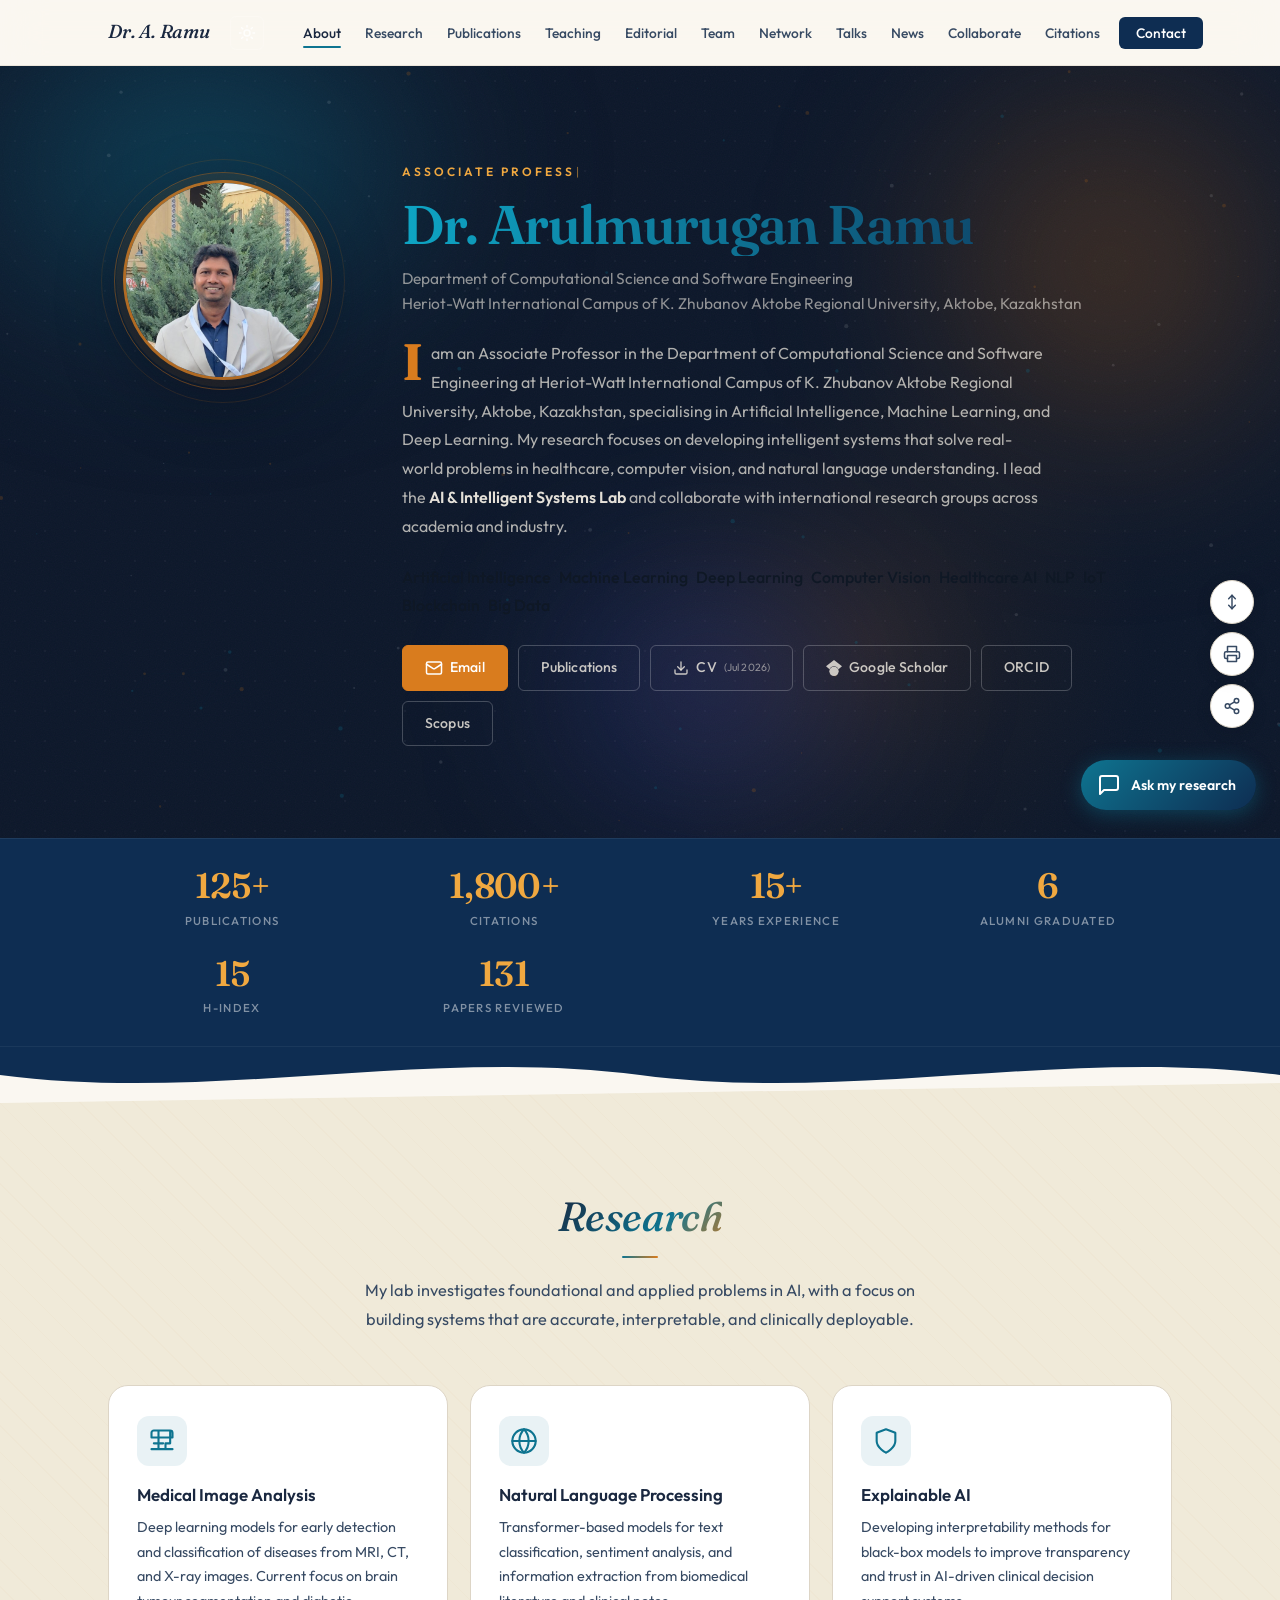
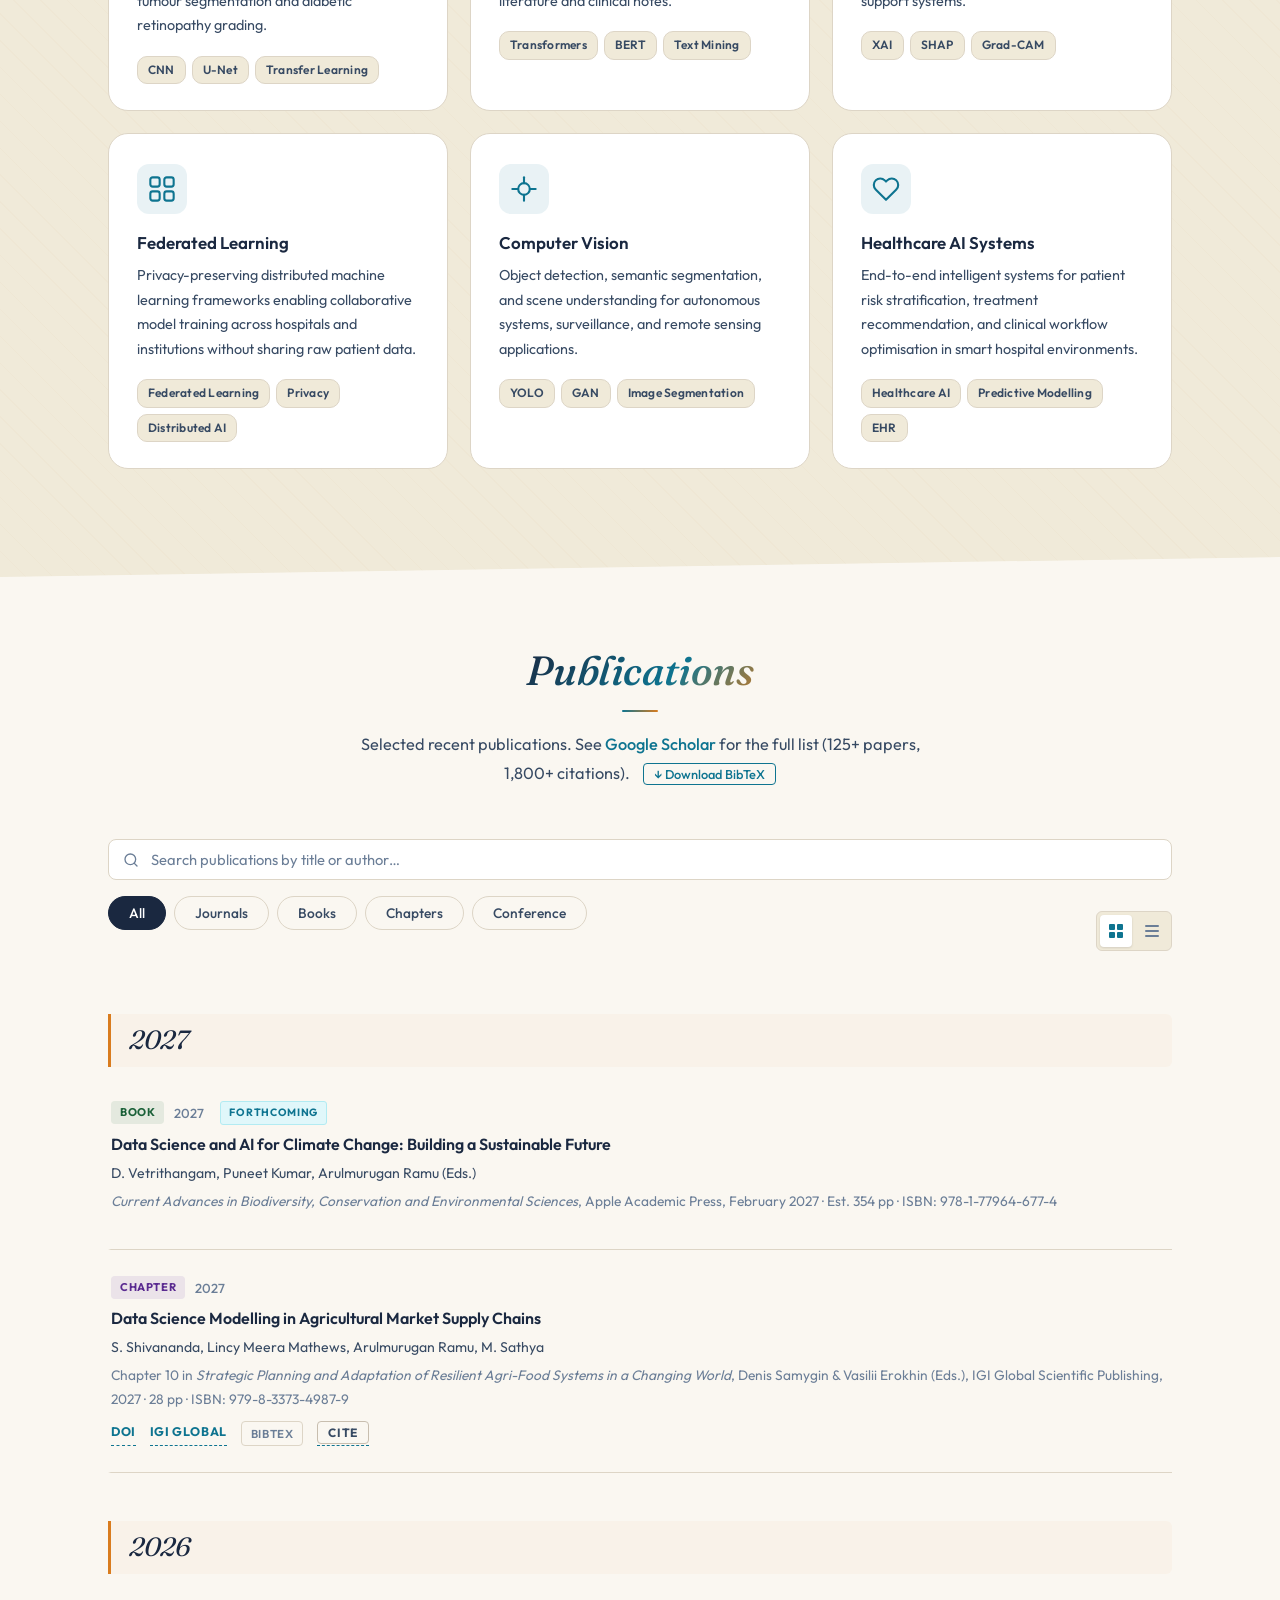
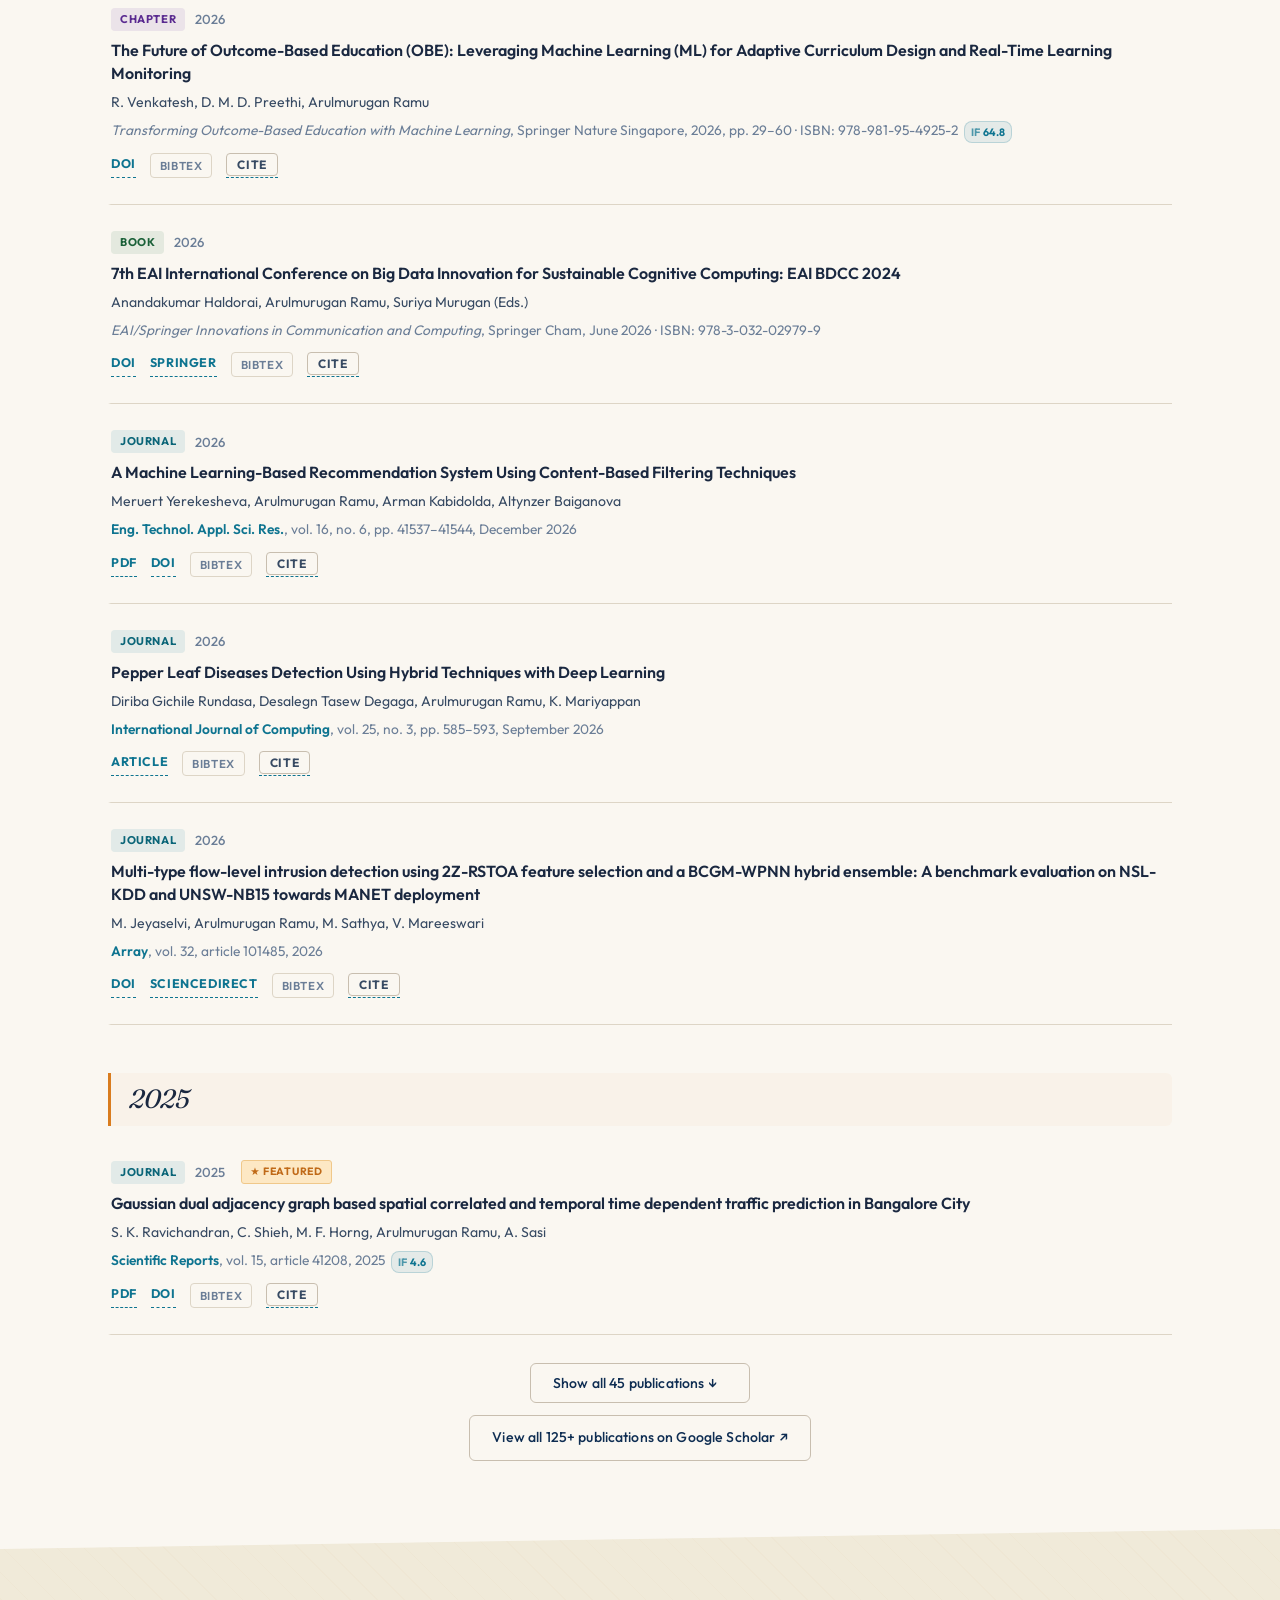
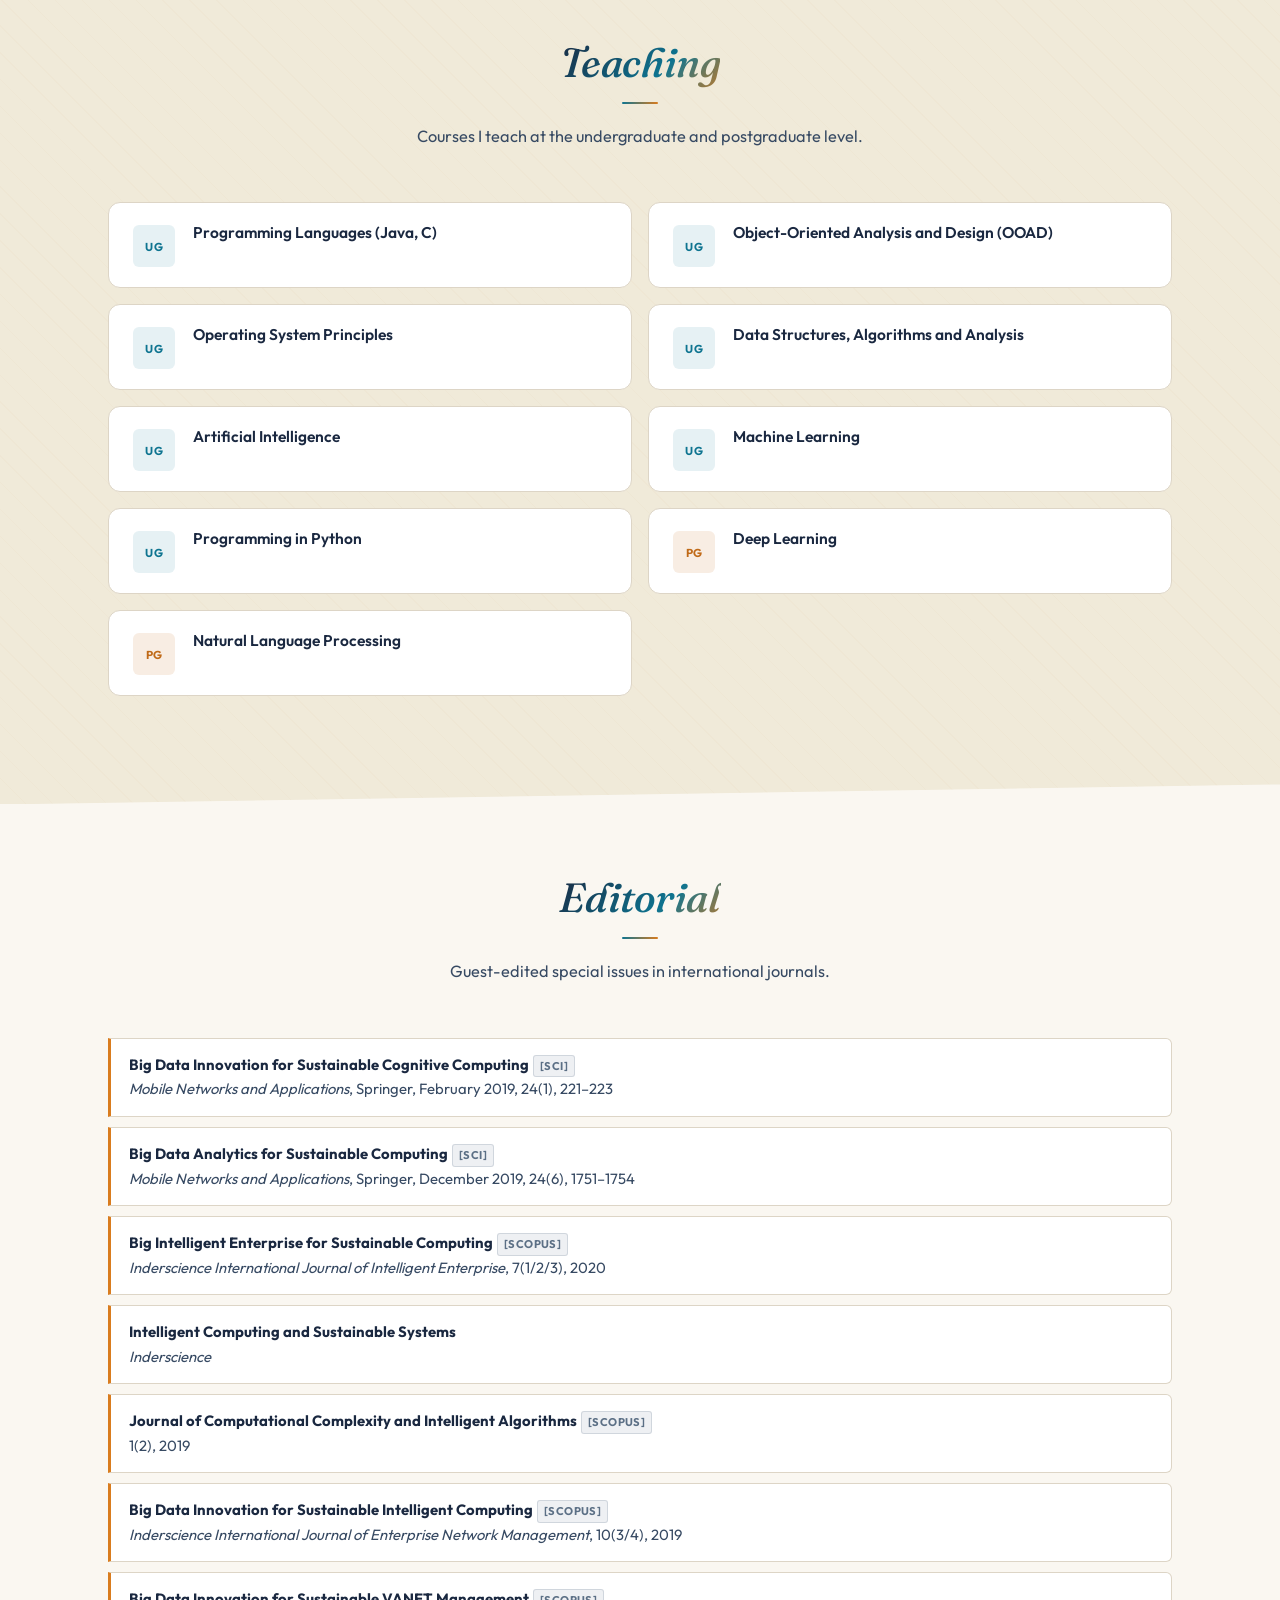
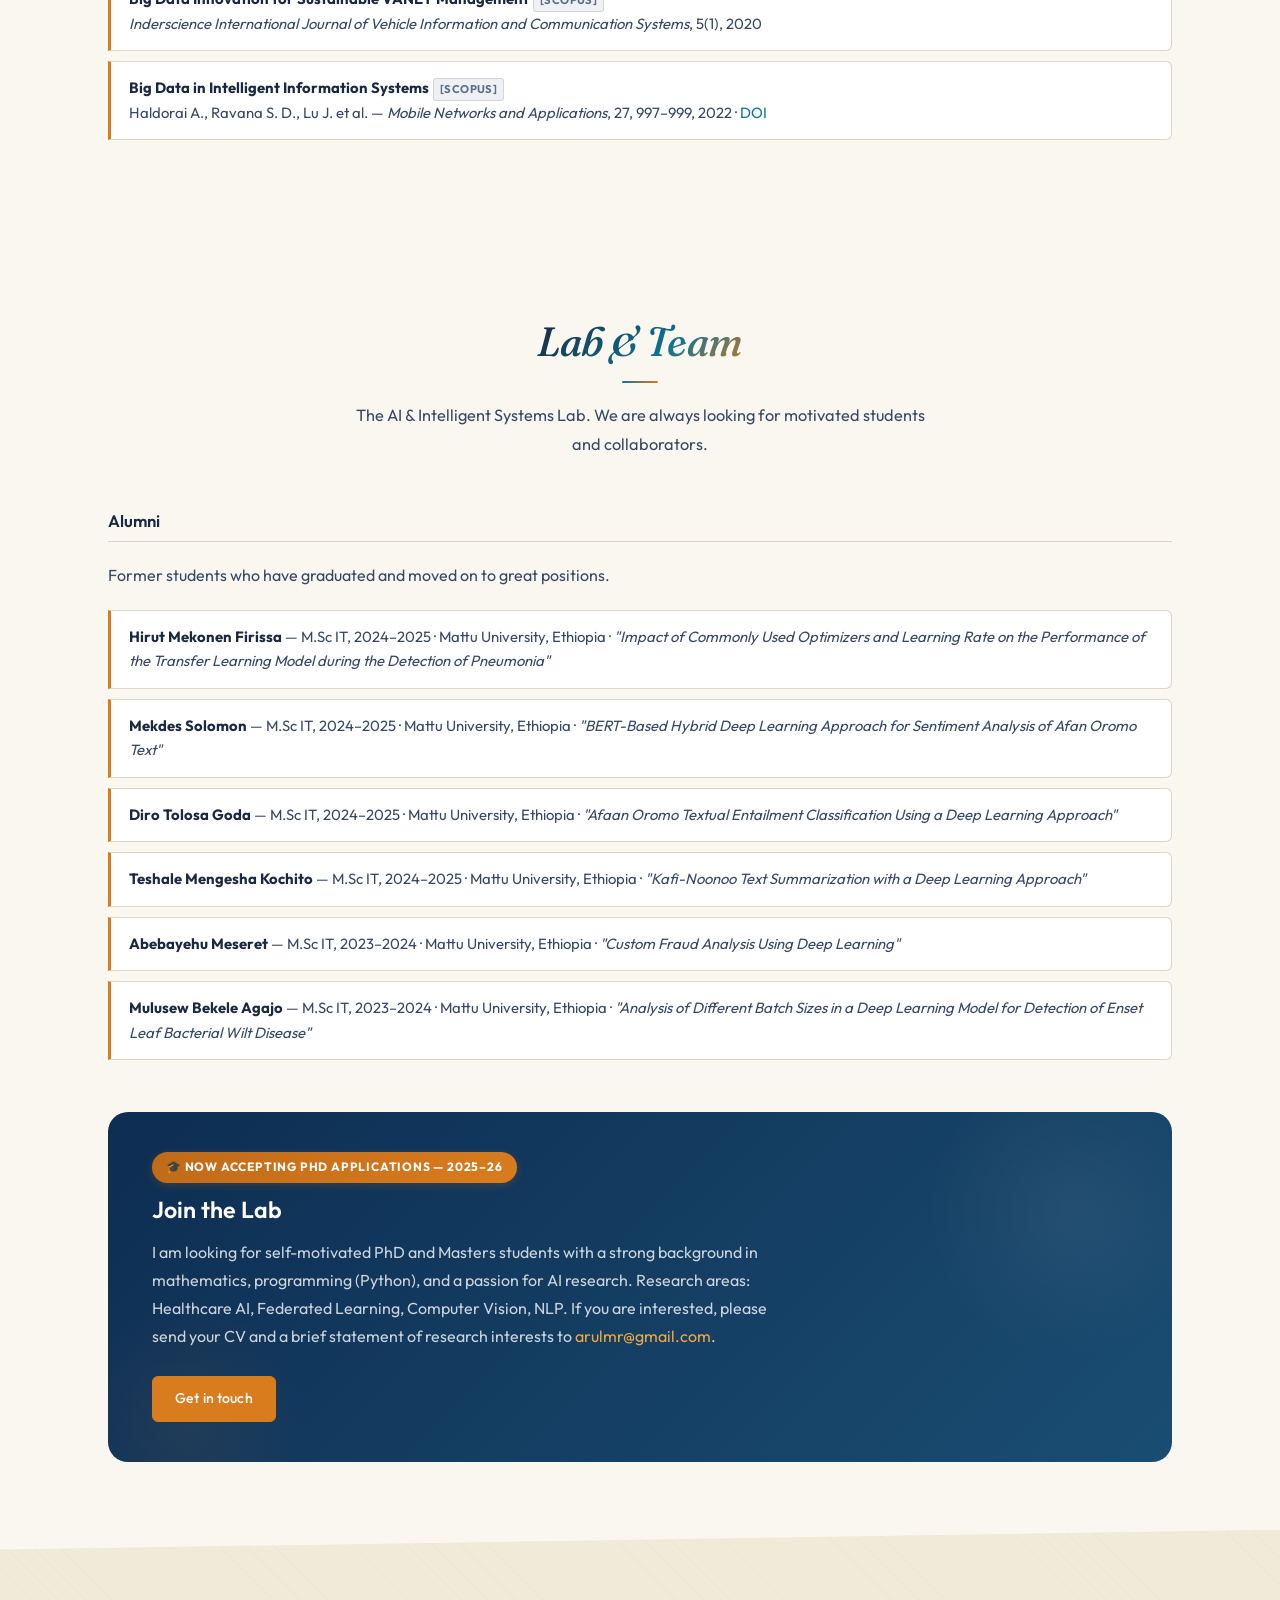
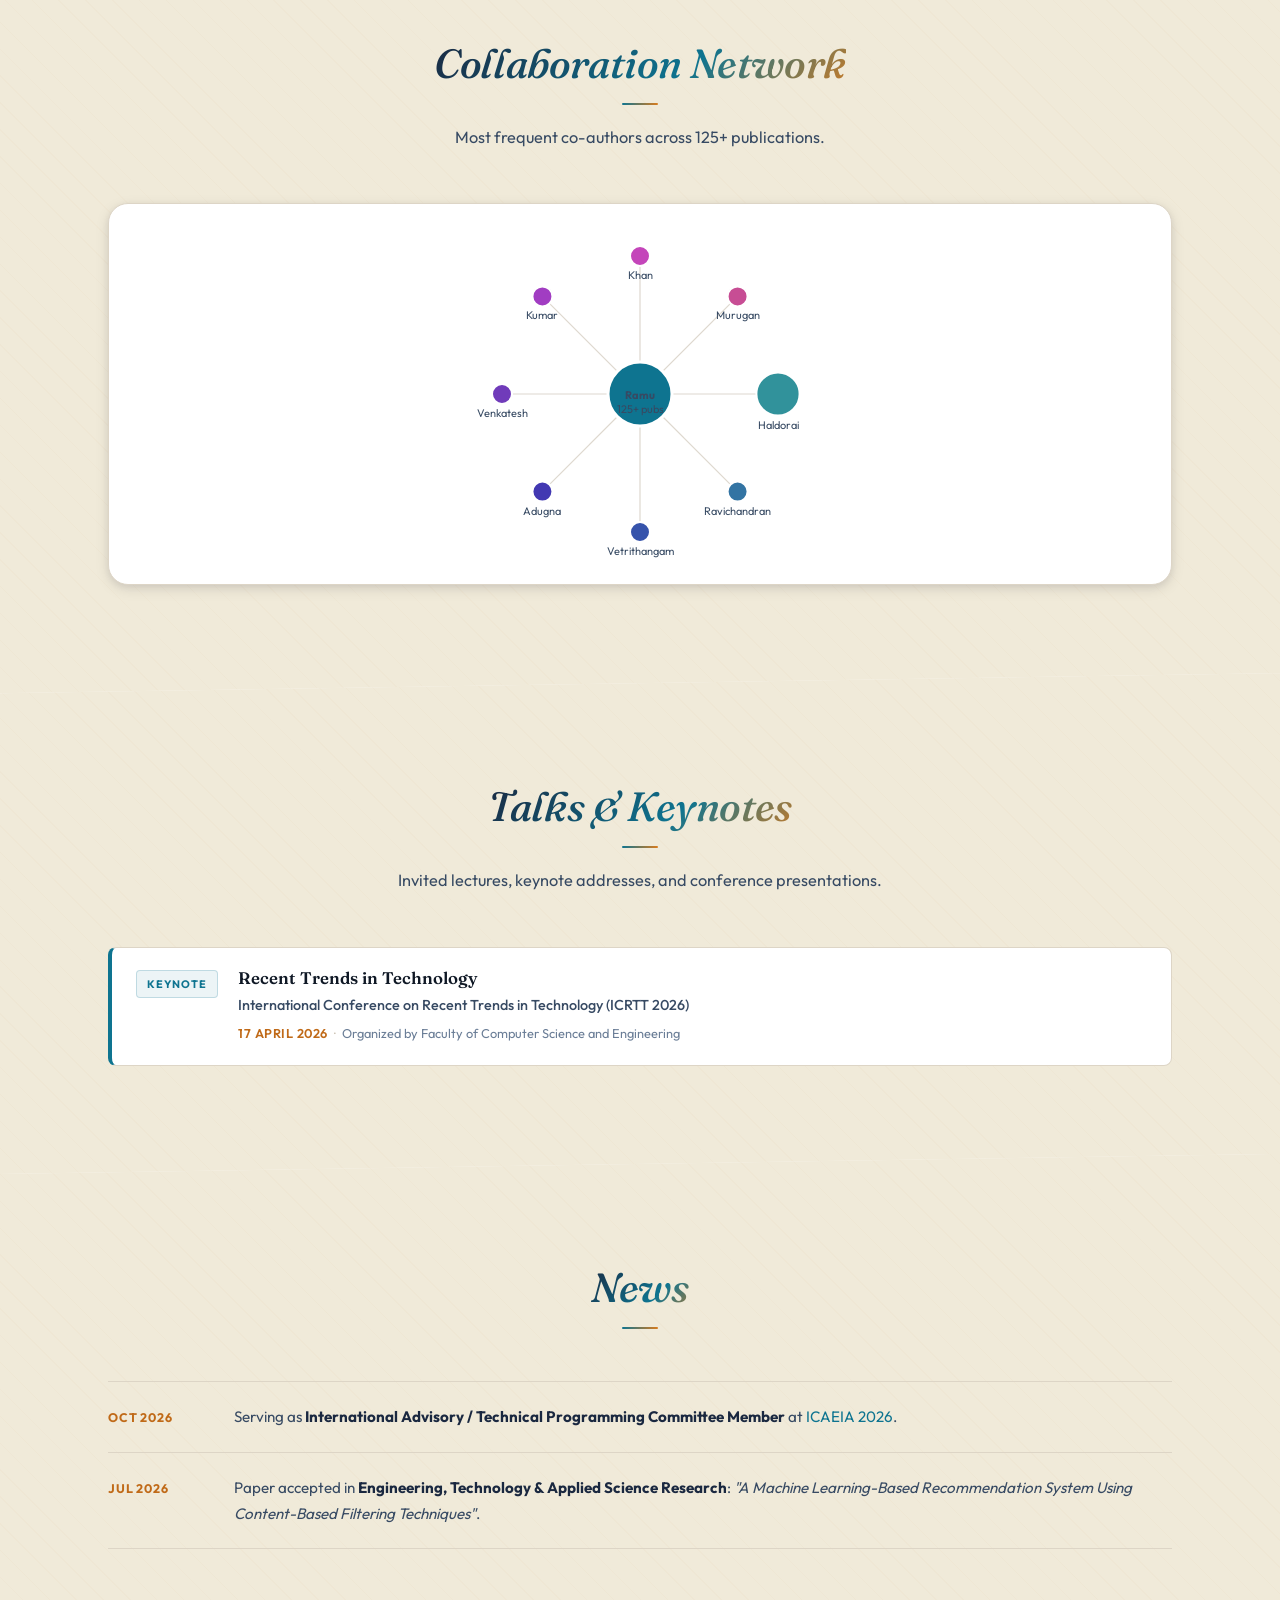
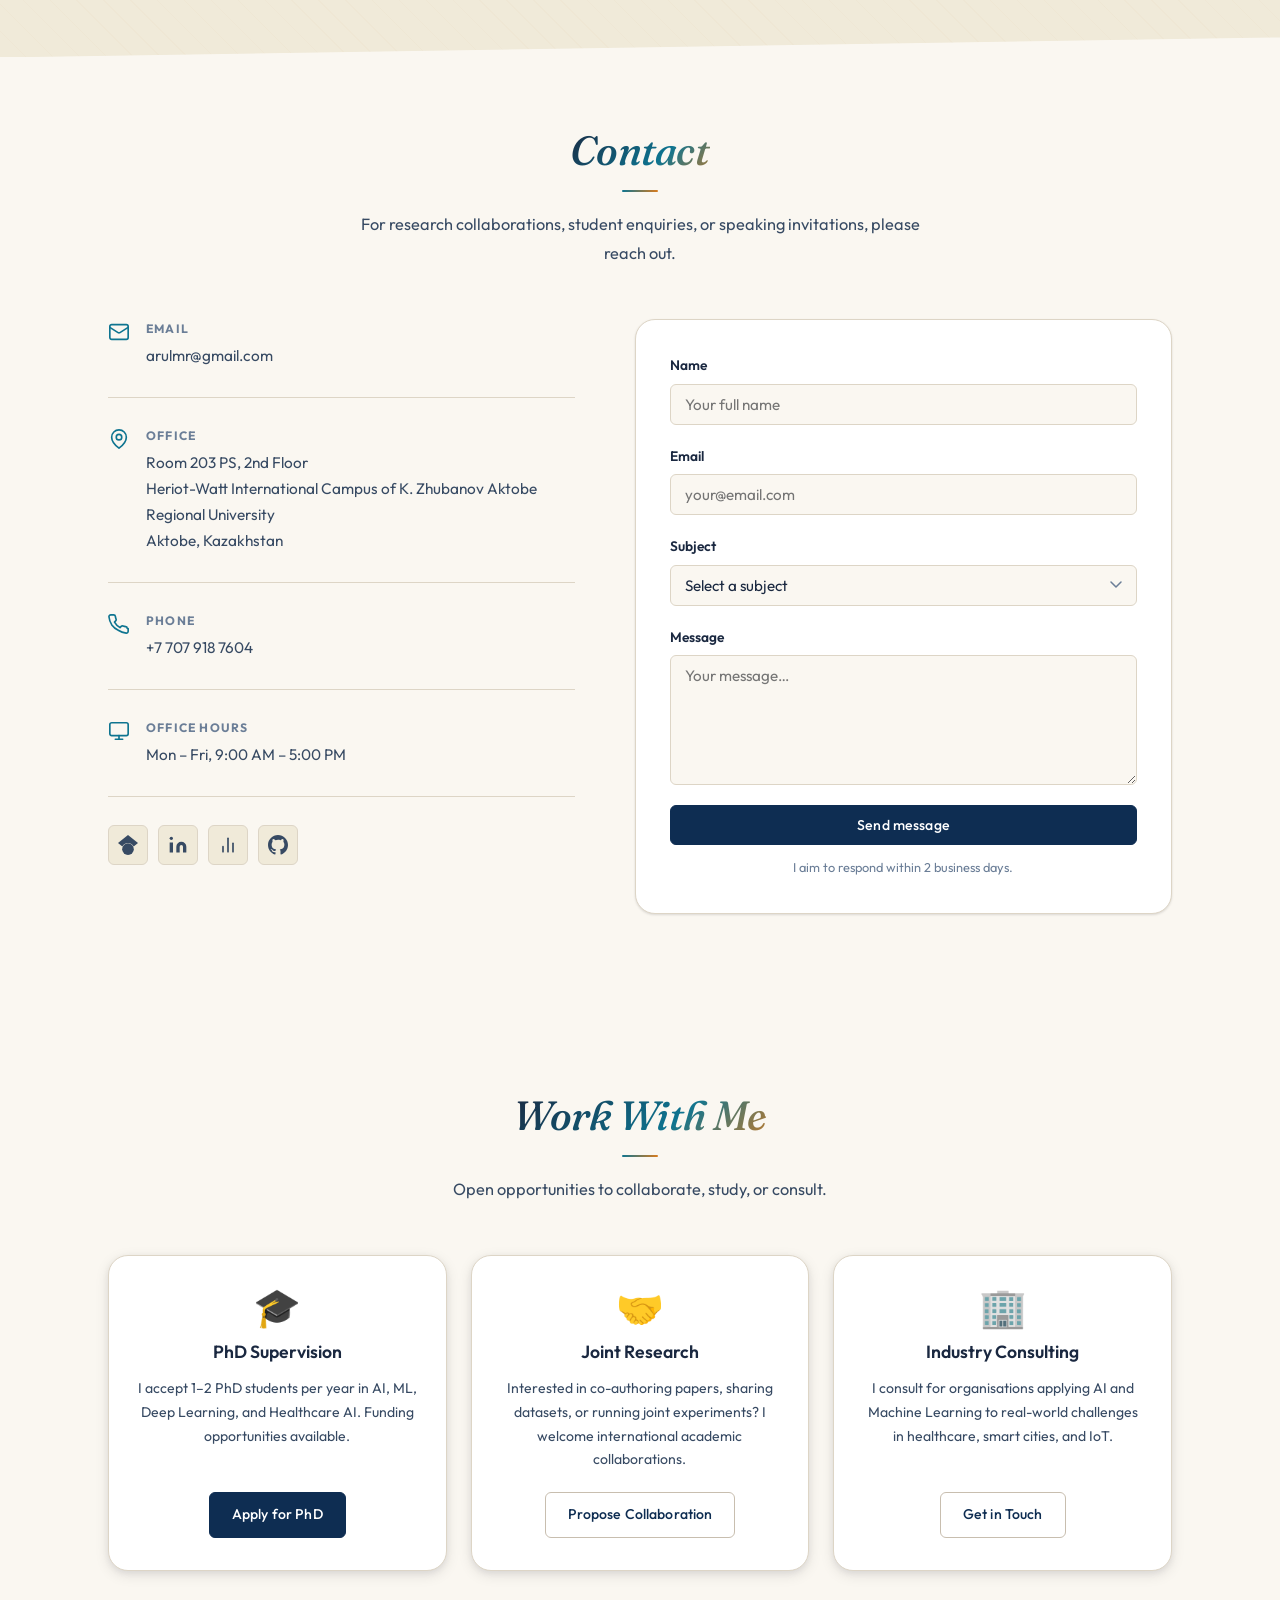
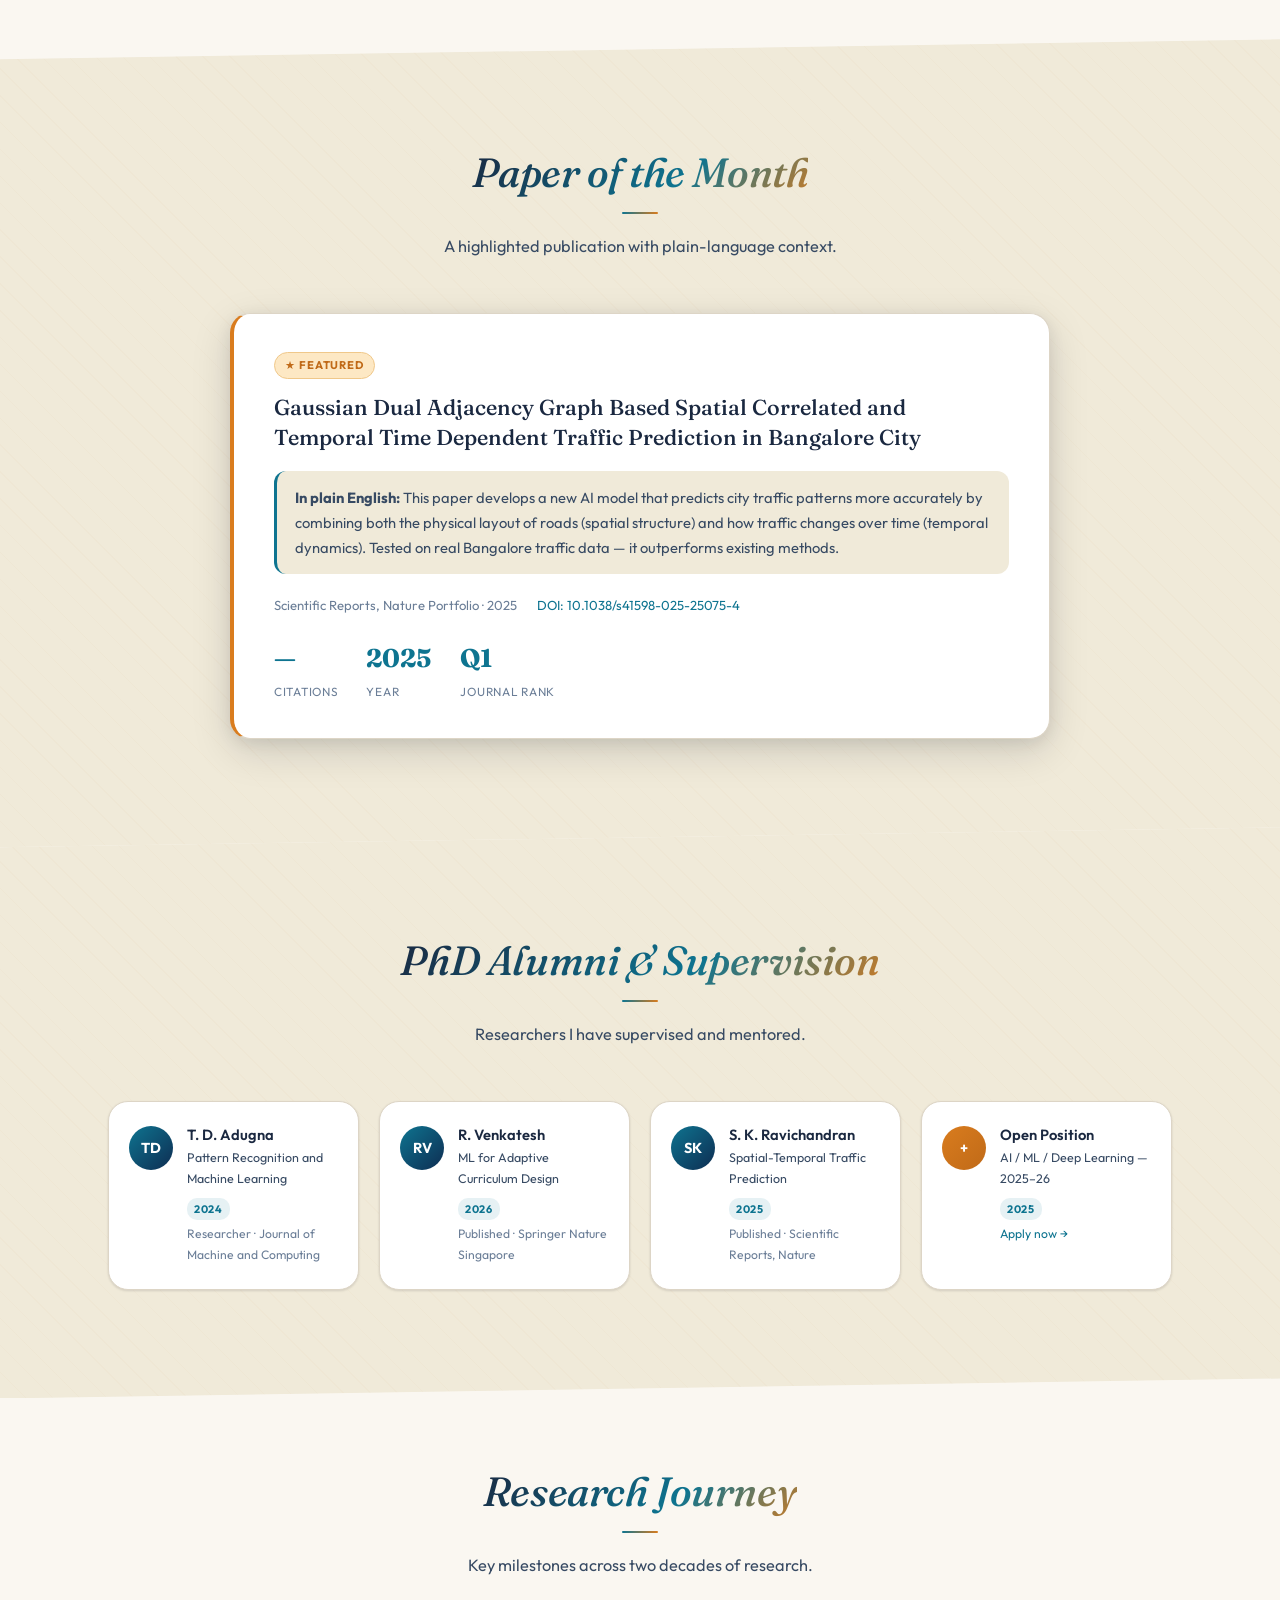
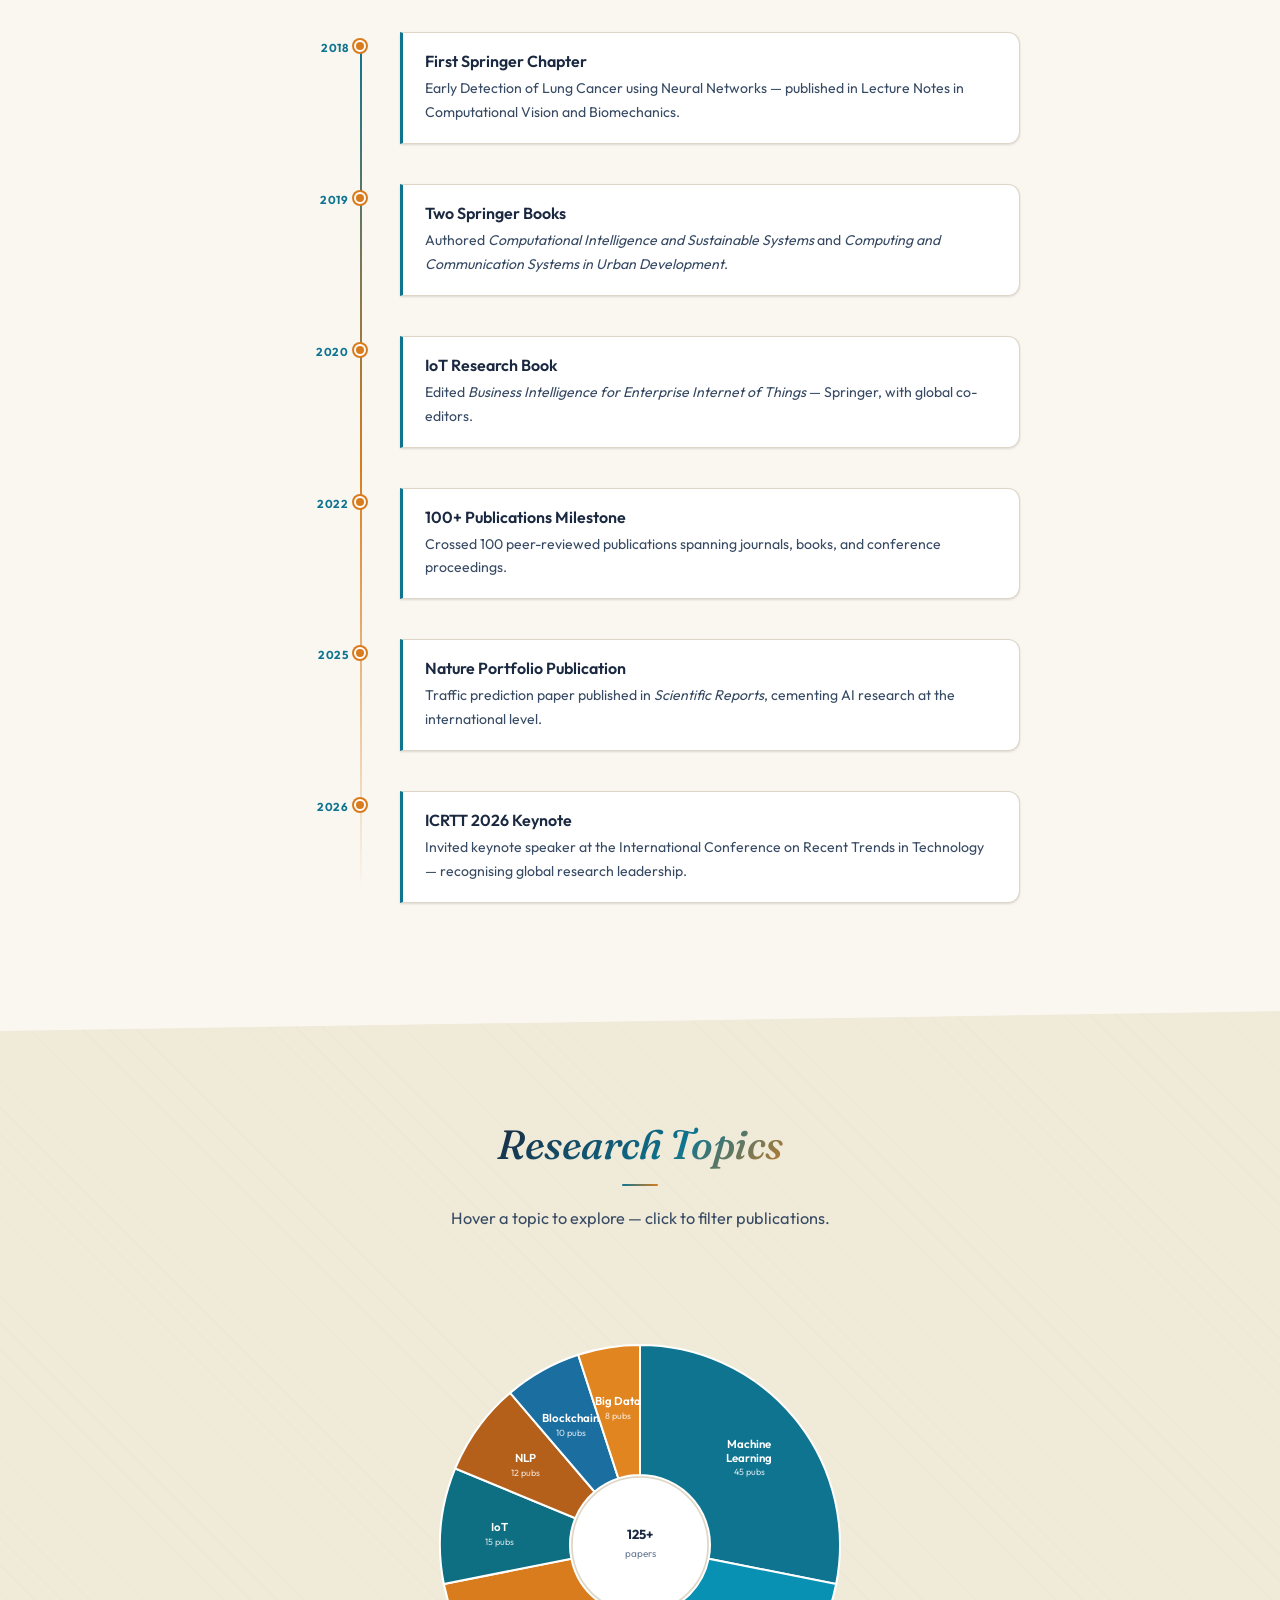
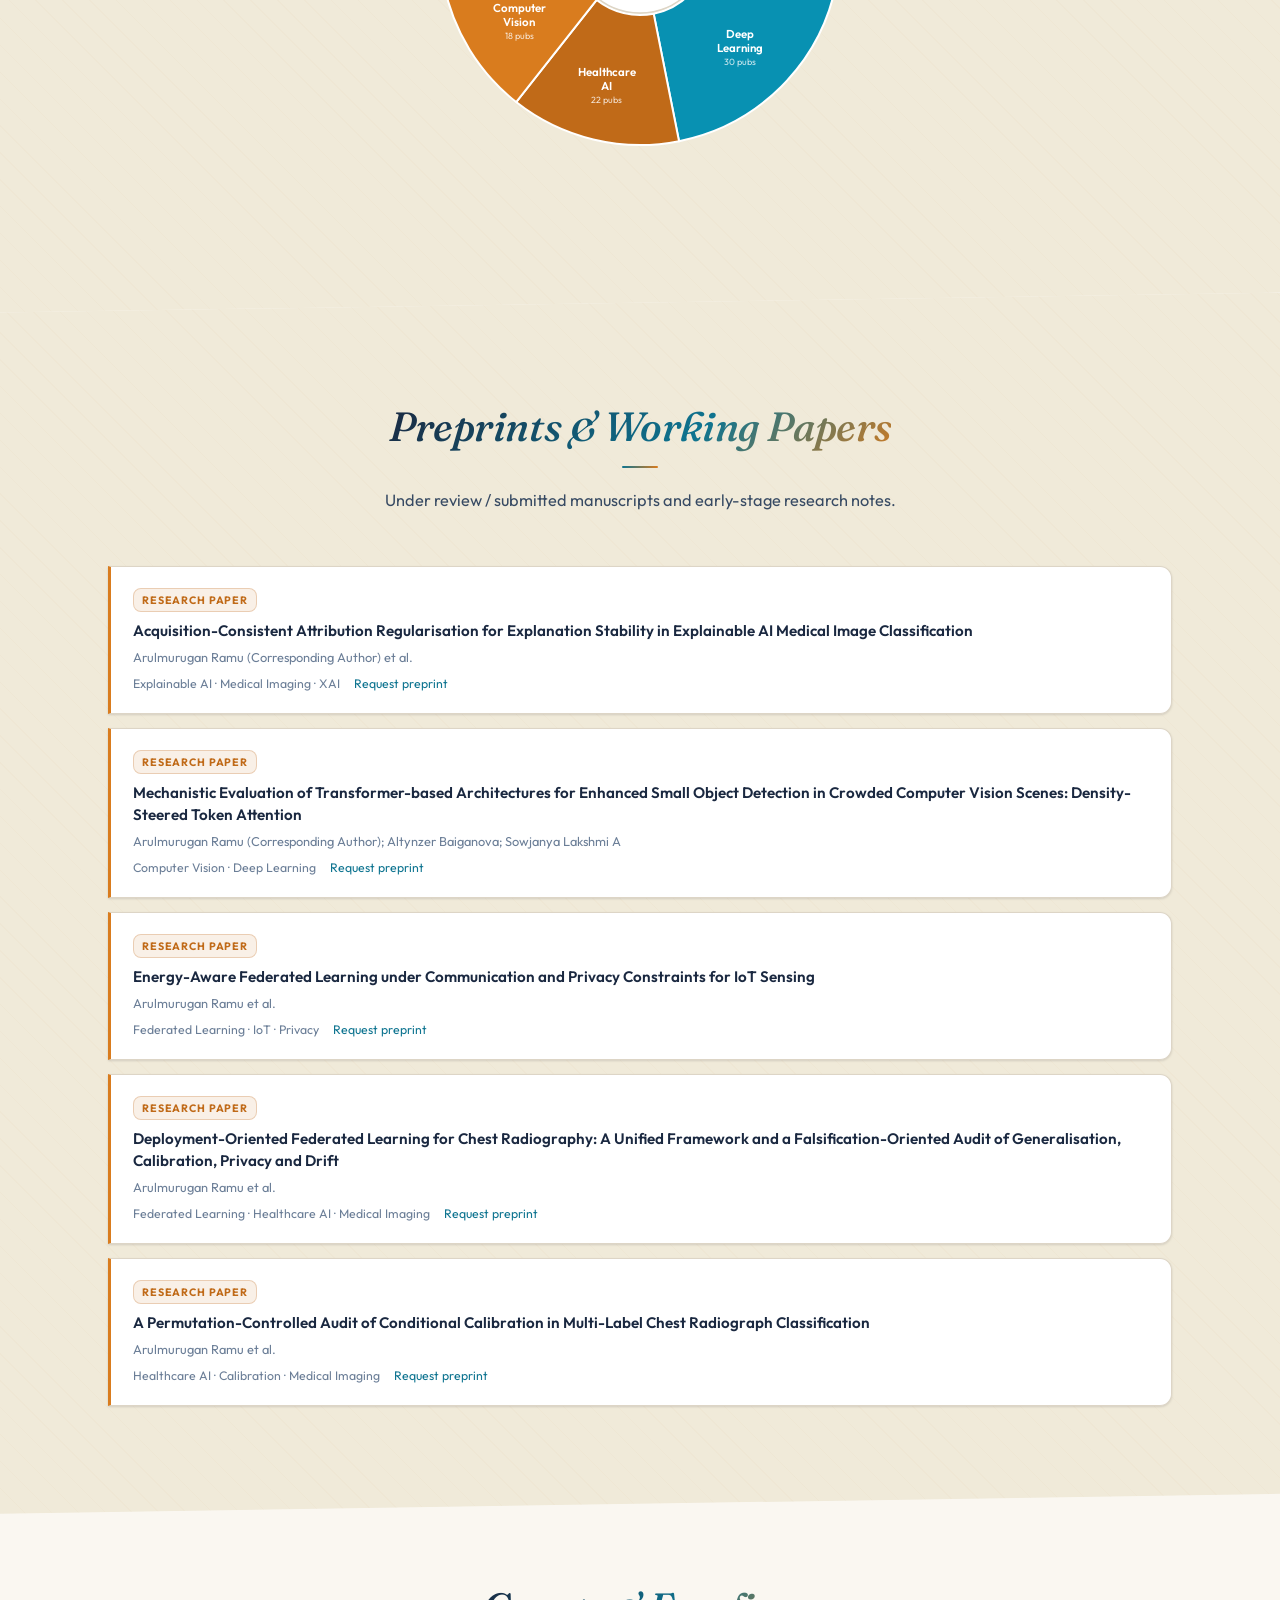
<file: index.html>
<!DOCTYPE html>
<html lang="en">
<head>
  <meta charset="UTF-8" />
  <meta name="viewport" content="width=device-width, initial-scale=1.0" />
  <meta name="description" content="Dr. Arulmurugan Ramu — Associate Professor & Researcher, Department of Computational Science and Software Engineering, Heriot-Watt International Campus of K. Zhubanov Aktobe Regional University, Aktobe, Kazakhstan." />
  <title>Dr. Arulmurugan Ramu | Associate Professor & Researcher</title>
  <!-- Open Graph / Social sharing -->
  <meta property="og:type" content="website" />
  <meta property="og:url" content="https://arulmr0.github.io/" />
  <meta property="og:title" content="Dr. Arulmurugan Ramu | Associate Professor & Researcher" />
  <meta property="og:description" content="Associate Professor in AI & Machine Learning at Heriot-Watt International Campus of K. Zhubanov Aktobe Regional University. 125+ publications, 1,800+ citations." />
  <meta property="og:image" content="https://arulmr0.github.io/images/profile.jpg" />
  <meta name="twitter:card" content="summary_large_image" />
  <meta name="twitter:title" content="Dr. Arulmurugan Ramu | Associate Professor & Researcher" />
  <meta name="twitter:description" content="Associate Professor in AI & Machine Learning at Heriot-Watt International Campus of K. Zhubanov Aktobe Regional University. 125+ publications, 1,800+ citations." />
  <meta name="twitter:image" content="https://arulmr0.github.io/images/profile.jpg" />
  <link rel="stylesheet" href="css/style.css" />
</head>
<body>
<div id="cursorDot" aria-hidden="true"></div>
<div id="readingProgress" aria-hidden="true"></div>

  <!-- Navigation -->
  <header class="site-header" id="top">
    <nav class="nav container">
      <a href="#top" class="nav-brand">Dr. A. Ramu</a>
      <button class="dark-toggle" id="darkToggle" aria-label="Toggle dark mode" title="Toggle dark mode">
        <svg class="icon-sun" xmlns="http://www.w3.org/2000/svg" width="18" height="18" viewBox="0 0 24 24" fill="none" stroke="currentColor" stroke-width="2" stroke-linecap="round" stroke-linejoin="round"><circle cx="12" cy="12" r="4"/><path d="M12 2v2M12 20v2M4.93 4.93l1.41 1.41M17.66 17.66l1.41 1.41M2 12h2M20 12h2M6.34 17.66l-1.41 1.41M19.07 4.93l-1.41 1.41"/></svg>
        <svg class="icon-moon" xmlns="http://www.w3.org/2000/svg" width="18" height="18" viewBox="0 0 24 24" fill="none" stroke="currentColor" stroke-width="2" stroke-linecap="round" stroke-linejoin="round"><path d="M12 3a6 6 0 0 0 9 9 9 9 0 1 1-9-9Z"/></svg>
      </button>
      <button class="nav-toggle" id="navToggle" aria-label="Toggle menu" aria-expanded="false">
        <span></span><span></span><span></span>
      </button>
      <ul class="nav-links" id="navLinks">
        <li><a href="#about">About</a></li>
        <li><a href="#research">Research</a></li>
        <li><a href="#publications">Publications</a></li>
        <li><a href="#teaching">Teaching</a></li>
        <li><a href="#editorial">Editorial</a></li>
        <li><a href="#team">Team</a></li>
        <li><a href="#coauthors">Network</a></li>
        <li><a href="#talks">Talks</a></li>
        <li><a href="#news">News</a></li>
        <li><a href="#collaborate">Collaborate</a></li>
        <li><a href="#ss-feed">Citations</a></li>
        <li><a href="#contact" class="btn-nav">Contact</a></li>
      </ul>
    </nav>
  </header>

  <!-- Hero / About -->
  <section class="hero" id="about">
    <canvas id="heroCanvas" aria-hidden="true"></canvas>
    <!-- #13 Aurora blobs -->
    <div class="aurora-wrap" aria-hidden="true">
      <div class="aurora-blob aurora-blob-a"></div>
      <div class="aurora-blob aurora-blob-b"></div>
      <div class="aurora-blob aurora-blob-c"></div>
    </div>
    <div class="container hero-grid">
      <div class="hero-photo-wrap">
        <img src="images/profile.jpg" alt="Dr. Arulmurugan Ramu" class="hero-photo" />
      </div>
      <div class="hero-content">
        <p class="hero-tag"><span id="typewriter" aria-label="Associate Professor &amp; Researcher"></span><span class="typewriter-cursor">|</span></p>
        <h1>Dr. Arulmurugan Ramu</h1>
        <p class="hero-affiliation">
          Department of Computational Science and Software Engineering<br />
          Heriot-Watt International Campus of K. Zhubanov Aktobe Regional University, Aktobe, Kazakhstan
        </p>
        <p class="hero-bio">
          I am an Associate Professor in the Department of Computational Science and Software Engineering
          at Heriot-Watt International Campus of K. Zhubanov Aktobe Regional University, Aktobe, Kazakhstan, specialising in Artificial Intelligence,
          Machine Learning, and Deep Learning.
          My research focuses on developing intelligent systems that solve real-world problems
          in healthcare, computer vision, and natural language understanding.
          I lead the <strong>AI &amp; Intelligent Systems Lab</strong> and collaborate with
          international research groups across academia and industry.
        </p>
        <div class="hero-interests" id="heroTags">
          <button class="tag tag-filter-btn" data-topic="Artificial Intelligence">Artificial Intelligence</button>
          <button class="tag tag-filter-btn" data-topic="Machine Learning">Machine Learning</button>
          <button class="tag tag-filter-btn" data-topic="Deep Learning">Deep Learning</button>
          <button class="tag tag-filter-btn" data-topic="Computer Vision">Computer Vision</button>
          <button class="tag tag-filter-btn" data-topic="Healthcare AI">Healthcare AI</button>
          <button class="tag tag-filter-btn" data-topic="NLP">NLP</button>
          <button class="tag tag-filter-btn" data-topic="IoT">IoT</button>
          <button class="tag tag-filter-btn" data-topic="Blockchain">Blockchain</button>
          <button class="tag tag-filter-btn" data-topic="Big Data">Big Data</button>
        </div>
        <div class="hero-links">
          <a href="mailto:arulmr@gmail.com" class="btn btn-primary">
            <svg xmlns="http://www.w3.org/2000/svg" width="18" height="18" viewBox="0 0 24 24" fill="none" stroke="currentColor" stroke-width="2" stroke-linecap="round" stroke-linejoin="round" aria-hidden="true"><rect width="20" height="16" x="2" y="4" rx="2"/><path d="m22 7-8.97 5.7a1.94 1.94 0 0 1-2.06 0L2 7"/></svg>
            Email
          </a>
          <a href="#publications" class="btn btn-outline">Publications</a>
          <a href="cv.pdf" class="btn btn-outline" target="_blank" rel="noopener">
            <svg xmlns="http://www.w3.org/2000/svg" width="16" height="16" viewBox="0 0 24 24" fill="none" stroke="currentColor" stroke-width="2" stroke-linecap="round" stroke-linejoin="round" aria-hidden="true"><path d="M21 15v4a2 2 0 0 1-2 2H5a2 2 0 0 1-2-2v-4"/><polyline points="7 10 12 15 17 10"/><line x1="12" x2="12" y1="15" y2="3"/></svg>
            CV <span style="font-size:.75em;opacity:.65;font-weight:400">(Jul 2026)</span>
          </a>
          <a href="https://scholar.google.com/citations?user=vGGhoQ8AAAAJ&hl=en" class="btn btn-outline" target="_blank" rel="noopener" aria-label="Google Scholar profile">
            <svg xmlns="http://www.w3.org/2000/svg" width="16" height="16" viewBox="0 0 24 24" fill="currentColor" aria-hidden="true"><path d="M5.242 13.769 0 9.5 12 0l12 9.5-5.242 4.269C17.548 11.249 14.978 9.5 12 9.5c-2.977 0-5.548 1.748-6.758 4.269z"/><path d="M12 10a7 7 0 1 0 0 14 7 7 0 0 0 0-14z"/></svg>
            Google Scholar
          </a>
          <a href="https://orcid.org/0000-0003-1030-9565" class="btn btn-outline" target="_blank" rel="noopener" aria-label="ORCID profile">ORCID</a>
          <a href="https://www.scopus.com/authid/detail.uri?authorId=56996013100" class="btn btn-outline" target="_blank" rel="noopener" aria-label="Scopus profile">Scopus</a>
        </div>
      </div>
    </div>
  </section>

  <!-- Stats Bar -->
  <div class="stats-bar">
    <div class="container stats-grid">
      <div class="stat-item">
        <span class="stat-number">125+</span>
        <span class="stat-label">Publications</span>
      </div>
      <div class="stat-item">
        <span class="stat-number" id="liveCiteCount">1,800+</span>
        <span class="stat-label">Citations <span class="live-badge" id="liveBadge" title="Live from Semantic Scholar" style="display:none">●&nbsp;live</span></span>
      </div>
      <div class="stat-item">
        <span class="stat-number">15+</span>
        <span class="stat-label">Years Experience</span>
      </div>
      <div class="stat-item">
        <span class="stat-number">6</span>
        <span class="stat-label">Alumni Graduated</span>
      </div>
    </div>
  </div>

  <!-- Wave divider: dark → light -->
  <div class="wave-divider" aria-hidden="true">
    <svg viewBox="0 0 1440 56" preserveAspectRatio="none" xmlns="http://www.w3.org/2000/svg"><path d="M0,28 C240,56 480,0 720,28 C960,56 1200,0 1440,28 L1440,0 L0,0 Z" fill="var(--deep)"/></svg>
  </div>

  <!-- Research -->
  <section class="section section-alt" id="research">
    <div class="container">
      <div class="section-header">
        <h2>Research</h2>
        <p>My lab investigates foundational and applied problems in AI, with a focus on building systems that are accurate, interpretable, and clinically deployable.</p>
      </div>
      <div class="research-grid">
        <div class="research-card">
          <div class="research-icon" aria-hidden="true">
            <svg xmlns="http://www.w3.org/2000/svg" width="28" height="28" viewBox="0 0 24 24" fill="none" stroke="currentColor" stroke-width="1.8" stroke-linecap="round" stroke-linejoin="round"><path d="M9 3H5a2 2 0 0 0-2 2v4m6-6h10a2 2 0 0 1 2 2v4M9 3v11m0 0H5m4 0h4m6-11v11m0 0h-4m4 0h-4M3 9h18M3 19h18M9 14v5m6-5v5"/></svg>
          </div>
          <h3>Medical Image Analysis</h3>
          <p>Deep learning models for early detection and classification of diseases from MRI, CT, and X-ray images. Current focus on brain tumour segmentation and diabetic retinopathy grading.</p>
          <div class="research-tags">
            <span class="tag-sm">CNN</span>
            <span class="tag-sm">U-Net</span>
            <span class="tag-sm">Transfer Learning</span>
          </div>
        </div>

        <div class="research-card">
          <div class="research-icon" aria-hidden="true">
            <svg xmlns="http://www.w3.org/2000/svg" width="28" height="28" viewBox="0 0 24 24" fill="none" stroke="currentColor" stroke-width="1.8" stroke-linecap="round" stroke-linejoin="round"><circle cx="12" cy="12" r="10"/><path d="M12 2a14.5 14.5 0 0 0 0 20 14.5 14.5 0 0 0 0-20"/><path d="M2 12h20"/></svg>
          </div>
          <h3>Natural Language Processing</h3>
          <p>Transformer-based models for text classification, sentiment analysis, and information extraction from biomedical literature and clinical notes.</p>
          <div class="research-tags">
            <span class="tag-sm">Transformers</span>
            <span class="tag-sm">BERT</span>
            <span class="tag-sm">Text Mining</span>
          </div>
        </div>

        <div class="research-card">
          <div class="research-icon" aria-hidden="true">
            <svg xmlns="http://www.w3.org/2000/svg" width="28" height="28" viewBox="0 0 24 24" fill="none" stroke="currentColor" stroke-width="1.8" stroke-linecap="round" stroke-linejoin="round"><path d="M12 22s8-4 8-10V5l-8-3-8 3v7c0 6 8 10 8 10"/></svg>
          </div>
          <h3>Explainable AI</h3>
          <p>Developing interpretability methods for black-box models to improve transparency and trust in AI-driven clinical decision support systems.</p>
          <div class="research-tags">
            <span class="tag-sm">XAI</span>
            <span class="tag-sm">SHAP</span>
            <span class="tag-sm">Grad-CAM</span>
          </div>
        </div>

        <div class="research-card">
          <div class="research-icon" aria-hidden="true">
            <svg xmlns="http://www.w3.org/2000/svg" width="28" height="28" viewBox="0 0 24 24" fill="none" stroke="currentColor" stroke-width="1.8" stroke-linecap="round" stroke-linejoin="round"><rect width="8" height="8" x="2" y="2" rx="2"/><rect width="8" height="8" x="14" y="2" rx="2"/><rect width="8" height="8" x="2" y="14" rx="2"/><rect width="8" height="8" x="14" y="14" rx="2"/></svg>
          </div>
          <h3>Federated Learning</h3>
          <p>Privacy-preserving distributed machine learning frameworks enabling collaborative model training across hospitals and institutions without sharing raw patient data.</p>
          <div class="research-tags">
            <span class="tag-sm">Federated Learning</span>
            <span class="tag-sm">Privacy</span>
            <span class="tag-sm">Distributed AI</span>
          </div>
        </div>

        <div class="research-card">
          <div class="research-icon" aria-hidden="true">
            <svg xmlns="http://www.w3.org/2000/svg" width="28" height="28" viewBox="0 0 24 24" fill="none" stroke="currentColor" stroke-width="1.8" stroke-linecap="round" stroke-linejoin="round"><path d="M2 12h5"/><path d="M17 12h5"/><path d="M12 2v5"/><path d="M12 17v5"/><circle cx="12" cy="12" r="5"/></svg>
          </div>
          <h3>Computer Vision</h3>
          <p>Object detection, semantic segmentation, and scene understanding for autonomous systems, surveillance, and remote sensing applications.</p>
          <div class="research-tags">
            <span class="tag-sm">YOLO</span>
            <span class="tag-sm">GAN</span>
            <span class="tag-sm">Image Segmentation</span>
          </div>
        </div>

        <div class="research-card">
          <div class="research-icon" aria-hidden="true">
            <svg xmlns="http://www.w3.org/2000/svg" width="28" height="28" viewBox="0 0 24 24" fill="none" stroke="currentColor" stroke-width="1.8" stroke-linecap="round" stroke-linejoin="round"><path d="M20.84 4.61a5.5 5.5 0 0 0-7.78 0L12 5.67l-1.06-1.06a5.5 5.5 0 0 0-7.78 7.78l1.06 1.06L12 21.23l7.78-7.78 1.06-1.06a5.5 5.5 0 0 0 0-7.78z"/></svg>
          </div>
          <h3>Healthcare AI Systems</h3>
          <p>End-to-end intelligent systems for patient risk stratification, treatment recommendation, and clinical workflow optimisation in smart hospital environments.</p>
          <div class="research-tags">
            <span class="tag-sm">Healthcare AI</span>
            <span class="tag-sm">Predictive Modelling</span>
            <span class="tag-sm">EHR</span>
          </div>
        </div>
      </div>
    </div>
  </section>

  <!-- Publications -->
  <section class="section" id="publications">
    <div class="container">
      <div class="section-header">
        <h2>Publications</h2>
        <p>Selected recent publications. See
          <a href="https://scholar.google.com/citations?user=vGGhoQ8AAAAJ&hl=en" target="_blank" rel="noopener">Google Scholar</a>
          for the full list (125+ papers, 1,800+ citations).
          <a href="publications.bib" download class="bib-dl-link">↓ Download BibTeX</a>
        </p>
      </div>


      <div class="pub-search-wrap">
        <input type="search" id="pubSearch" class="pub-search" placeholder="Search publications by title or author…" aria-label="Search publications" />
      </div>

      <div class="pub-toolbar">
        <div class="pub-filters" role="group" aria-label="Filter publications">
          <button class="pub-filter active" data-filter="all">All</button>
          <button class="pub-filter" data-filter="journal">Journals</button>
          <button class="pub-filter" data-filter="book">Books</button>
          <button class="pub-filter" data-filter="chapter">Chapters</button>
          <button class="pub-filter" data-filter="conference">Conference</button>
        </div>
        <div class="pub-view-toggle" role="group" aria-label="View mode">
          <button class="view-btn active" id="viewGrid" title="Grid view" aria-pressed="true">
            <svg width="16" height="16" viewBox="0 0 16 16" fill="currentColor"><rect x="1" y="1" width="6" height="6" rx="1"/><rect x="9" y="1" width="6" height="6" rx="1"/><rect x="1" y="9" width="6" height="6" rx="1"/><rect x="9" y="9" width="6" height="6" rx="1"/></svg>
          </button>
          <button class="view-btn" id="viewTimeline" title="Timeline view" aria-pressed="false">
            <svg width="16" height="16" viewBox="0 0 16 16" fill="currentColor"><rect x="1" y="2" width="14" height="2" rx="1"/><rect x="1" y="7" width="14" height="2" rx="1"/><rect x="1" y="12" width="14" height="2" rx="1"/></svg>
          </button>
        </div>
      </div>

      <div class="pub-list" id="pubList">

        <article class="pub-item" data-type="book" data-year="2027">
          <div class="pub-meta">
            <span class="pub-badge book">Book</span>
            <span class="pub-year">2027</span>
            <span style="display:inline-flex;align-items:center;font-size:.66rem;font-weight:700;text-transform:uppercase;letter-spacing:.7px;color:#0e7490;background:#e0f7fa;border:1px solid #b2ebf2;padding:2px 8px;border-radius:3px;margin-left:6px;">Forthcoming</span>
          </div>
          <h3 class="pub-title">Data Science and AI for Climate Change: Building a Sustainable Future</h3>
          <p class="pub-authors">D. Vetrithangam, Puneet Kumar, Arulmurugan Ramu (Eds.)</p>
          <p class="pub-venue"><em>Current Advances in Biodiversity, Conservation and Environmental Sciences</em>, Apple Academic Press, February 2027 · Est. 354 pp · ISBN: 978-1-77964-677-4</p>
        </article>

        <article class="pub-item" data-type="chapter" data-year="2027">
          <div class="pub-meta">
            <span class="pub-badge chapter">Chapter</span>
            <span class="pub-year">2027</span>
          </div>
          <h3 class="pub-title">Data Science Modelling in Agricultural Market Supply Chains</h3>
          <p class="pub-authors">S. Shivananda, Lincy Meera Mathews, Arulmurugan Ramu, M. Sathya</p>
          <p class="pub-venue">Chapter 10 in <em>Strategic Planning and Adaptation of Resilient Agri-Food Systems in a Changing World</em>, Denis Samygin &amp; Vasilii Erokhin (Eds.), IGI Global Scientific Publishing, 2027 · 28 pp · ISBN: 979-8-3373-4987-9</p>
          <div class="pub-links">
            <a href="https://doi.org/10.4018/979-8-3373-4987-9.ch010" class="pub-link" target="_blank" rel="noopener">DOI</a>
            <a href="https://www.igi-global.com/book/strategic-planning-adaptation-resilient-agri/380783" class="pub-link" target="_blank" rel="noopener">IGI Global</a>
          </div>
        </article>

        <article class="pub-item" data-type="chapter" data-year="2026">
          <div class="pub-meta">
            <span class="pub-badge chapter">Chapter</span>
            <span class="pub-year">2026</span>
          </div>
          <h3 class="pub-title">
            <a href="https://doi.org/10.1007/978-981-95-4925-2_2" target="_blank" rel="noopener">The Future of Outcome-Based Education (OBE): Leveraging Machine Learning (ML) for Adaptive Curriculum Design and Real-Time Learning Monitoring</a>
          </h3>
          <p class="pub-authors">R. Venkatesh, D. M. D. Preethi, Arulmurugan Ramu</p>
          <p class="pub-venue"><em>Transforming Outcome-Based Education with Machine Learning</em>, Springer Nature Singapore, 2026, pp. 29–60 · ISBN: 978-981-95-4925-2</p>
          <div class="pub-links">
            <a href="https://doi.org/10.1007/978-981-95-4925-2_2" class="pub-link" target="_blank" rel="noopener">DOI</a>
          </div>
        </article>

        <article class="pub-item" data-type="book" data-year="2026">
          <div class="pub-meta">
            <span class="pub-badge book">Book</span>
            <span class="pub-year">2026</span>
          </div>
          <h3 class="pub-title">
            <a href="https://doi.org/10.1007/978-3-032-02979-9" target="_blank" rel="noopener">7th EAI International Conference on Big Data Innovation for Sustainable Cognitive Computing: EAI BDCC 2024</a>
          </h3>
          <p class="pub-authors">Anandakumar Haldorai, Arulmurugan Ramu, Suriya Murugan (Eds.)</p>
          <p class="pub-venue"><em>EAI/Springer Innovations in Communication and Computing</em>, Springer Cham, June 2026 · ISBN: 978-3-032-02979-9</p>
          <div class="pub-links">
            <a href="https://doi.org/10.1007/978-3-032-02979-9" class="pub-link" target="_blank" rel="noopener">DOI</a>
            <a href="https://link.springer.com/book/10.1007/978-3-032-02979-9" class="pub-link" target="_blank" rel="noopener">Springer</a>
          </div>
        </article>

        <article class="pub-item" data-type="journal" data-year="2026">
          <div class="pub-meta">
            <span class="pub-badge journal">Journal</span>
            <span class="pub-year">2026</span>
          </div>
          <h3 class="pub-title">
            <a href="https://doi.org/10.48084/etasr.20950" target="_blank" rel="noopener">A Machine Learning-Based Recommendation System Using Content-Based Filtering Techniques</a>
          </h3>
          <p class="pub-authors">Meruert Yerekesheva, Arulmurugan Ramu, Arman Kabidolda, Altynzer Baiganova</p>
          <p class="pub-venue"><em>Eng. Technol. Appl. Sci. Res.</em>, vol. 16, no. 6, pp. 41537–41544, December 2026</p>
          <div class="pub-links">
            <a href="https://etasr.com/index.php/ETASR/article/view/20950/7405" class="pub-link" target="_blank" rel="noopener">PDF</a>
            <a href="https://doi.org/10.48084/etasr.20950" class="pub-link" target="_blank" rel="noopener">DOI</a>
          </div>
        </article>

        <article class="pub-item" data-type="journal" data-year="2026">
          <div class="pub-meta">
            <span class="pub-badge journal">Journal</span>
            <span class="pub-year">2026</span>
          </div>
          <h3 class="pub-title">
            <a href="https://www.computingonline.net/computing/article/view/4857" target="_blank" rel="noopener">Pepper Leaf Diseases Detection Using Hybrid Techniques with Deep Learning</a>
          </h3>
          <p class="pub-authors">Diriba Gichile Rundasa, Desalegn Tasew Degaga, Arulmurugan Ramu, K. Mariyappan</p>
          <p class="pub-venue"><em>International Journal of Computing</em>, vol. 25, no. 3, pp. 585–593, September 2026</p>
          <div class="pub-links">
            <a href="https://www.computingonline.net/computing/article/view/4857" class="pub-link" target="_blank" rel="noopener">Article</a>
          </div>
        </article>

        <article class="pub-item" data-type="journal" data-year="2026">
          <div class="pub-meta">
            <span class="pub-badge journal">Journal</span>
            <span class="pub-year">2026</span>
          </div>
          <h3 class="pub-title">
            <a href="https://doi.org/10.1016/j.array.2026.101485" target="_blank" rel="noopener">Multi-type flow-level intrusion detection using 2Z-RSTOA feature selection and a BCGM-WPNN hybrid ensemble: A benchmark evaluation on NSL-KDD and UNSW-NB15 towards MANET deployment</a>
          </h3>
          <p class="pub-authors">M. Jeyaselvi, Arulmurugan Ramu, M. Sathya, V. Mareeswari</p>
          <p class="pub-venue"><em>Array</em>, vol. 32, article 101485, 2026</p>
          <div class="pub-links">
            <a href="https://doi.org/10.1016/j.array.2026.101485" class="pub-link" target="_blank" rel="noopener">DOI</a>
            <a href="https://www.sciencedirect.com/science/article/pii/S2590005626008088" class="pub-link" target="_blank" rel="noopener">ScienceDirect</a>
          </div>
        </article>

        <article class="pub-item pub-featured" data-type="journal" data-year="2025">
          <div class="pub-meta">
            <span class="pub-badge journal">Journal</span>
            <span class="pub-year">2025</span>
            <span class="pub-featured-badge">★ Featured</span>
          </div>
          <h3 class="pub-title">
            <a href="https://www.nature.com/articles/s41598-025-25075-4" target="_blank" rel="noopener">Gaussian dual adjacency graph based spatial correlated and temporal time dependent traffic prediction in Bangalore City</a>
          </h3>
          <p class="pub-authors">S. K. Ravichandran, C. Shieh, M. F. Horng, Arulmurugan Ramu, A. Sasi</p>
          <p class="pub-venue"><em>Scientific Reports</em>, vol. 15, article 41208, 2025</p>
          <div class="pub-links">
            <a href="https://www.nature.com/articles/s41598-025-25075-4.pdf" class="pub-link" target="_blank" rel="noopener">PDF</a>
            <a href="https://doi.org/10.1038/s41598-025-25075-4" class="pub-link" target="_blank" rel="noopener">DOI</a>
          </div>
        </article>

        <article class="pub-item" data-type="journal" data-year="2024">
          <div class="pub-meta">
            <span class="pub-badge journal">Journal</span>
            <span class="pub-year">2024</span>
          </div>
          <h3 class="pub-title">
            <a href="https://doi.org/10.53759/7669/jmc202404020" target="_blank" rel="noopener">A Review of Pattern Recognition and Machine Learning</a>
          </h3>
          <p class="pub-authors">T. D. Adugna, Arulmurugan Ramu, A. Haldorai</p>
          <p class="pub-venue"><em>Journal of Machine and Computing</em>, vol. 4, no. 1, pp. 210–220, Jan. 2024</p>
          <div class="pub-links">
            <a href="https://anapub.co.ke/journals/jmc/jmc_abstract/2024/jmc_volume_04_issue_01/jmc_volume4_issue1_20.html" class="pub-link" target="_blank" rel="noopener">Abstract</a>
            <a href="https://doi.org/10.53759/7669/jmc202404020" class="pub-link" target="_blank" rel="noopener">DOI</a>
          </div>
        </article>

        <article class="pub-item" data-type="journal" data-year="2024">
          <div class="pub-meta">
            <span class="pub-badge journal">Journal</span>
            <span class="pub-year">2024</span>
          </div>
          <h3 class="pub-title">
            <a href="https://doi.org/10.53759/0088/JBSHA20240406" target="_blank" rel="noopener">Techniques, Advantages and Limitations of Neuroimaging: A Systematic Review</a>
          </h3>
          <p class="pub-authors">Arulmurugan Ramu, A. Haldorai</p>
          <p class="pub-venue"><em>Journal of Biomedical and Sustainable Healthcare Applications</em>, vol. 4, no. 1, pp. 054–062, Jan. 2024</p>
          <div class="pub-links">
            <a href="https://anapub.co.ke/journals/jbsha/jbsha_pdf/2024/jbsha_volume_4-issue_1/JBSHA202404006.pdf" class="pub-link" target="_blank" rel="noopener">PDF</a>
            <a href="https://doi.org/10.53759/0088/JBSHA20240406" class="pub-link" target="_blank" rel="noopener">DOI</a>
          </div>
        </article>

        <article class="pub-item" data-type="journal" data-year="2023">
          <div class="pub-meta">
            <span class="pub-badge journal">Journal</span>
            <span class="pub-year">2023</span>
          </div>
          <h3 class="pub-title">
            <a href="https://doi.org/10.53759/181X/JCNS202303009" target="_blank" rel="noopener">The Characteristics, Methods, Trends and Applications of Intelligent Systems</a>
          </h3>
          <p class="pub-authors">Arulmurugan Ramu, A. Haldorai</p>
          <p class="pub-venue"><em>Journal of Computing and Natural Science</em>, vol. 3, no. 2, 2023</p>
          <div class="pub-links">
            <a href="https://doi.org/10.53759/181X/JCNS202303009" class="pub-link" target="_blank" rel="noopener">DOI</a>
          </div>
        </article>

        <article class="pub-item" data-type="journal" data-year="2023">
          <div class="pub-meta">
            <span class="pub-badge journal">Journal</span>
            <span class="pub-year">2023</span>
          </div>
          <h3 class="pub-title">
            <a href="https://www.researchgate.net/publication/362732686_Artificial_Intelligence_Model_for_Software_Reusability_Prediction_System" target="_blank" rel="noopener">Artificial Intelligence Model for Software Reusability Prediction System</a>
          </h3>
          <p class="pub-authors">R. Subha, A. Haldorai, Arulmurugan Ramu</p>
          <p class="pub-venue"><em>Intelligent Automation and Soft Computing</em>, 2023</p>
          <div class="pub-links">
            <a href="https://www.researchgate.net/publication/362732686_Artificial_Intelligence_Model_for_Software_Reusability_Prediction_System" class="pub-link" target="_blank" rel="noopener">ResearchGate</a>
          </div>
        </article>

        <article class="pub-item" data-type="journal" data-year="2022">
          <div class="pub-meta">
            <span class="pub-badge journal">Journal</span>
            <span class="pub-year">2022</span>
          </div>
          <h3 class="pub-title">
            <a href="https://link.springer.com/article/10.1007/s11036-022-01951-5" target="_blank" rel="noopener">Big Data in Intelligent Information Systems</a>
          </h3>
          <p class="pub-authors">A. Haldorai, S. D. Ravana, J. Lu, Arulmurugan Ramu</p>
          <p class="pub-venue"><em>Mobile Networks and Applications</em>, 2022</p>
          <div class="pub-links">
            <a href="https://link.springer.com/article/10.1007/s11036-022-01951-5" class="pub-link" target="_blank" rel="noopener">Springer</a>
          </div>
        </article>

        <article class="pub-item" data-type="journal" data-year="2022">
          <div class="pub-meta">
            <span class="pub-badge journal">Journal</span>
            <span class="pub-year">2022</span>
          </div>
          <h3 class="pub-title">
            <a href="https://link.springer.com/journal/13198" target="_blank" rel="noopener">Control System Integration Methods to Maintain the Position and Speed of the Robot in Spatial Forbidden Areas</a>
          </h3>
          <p class="pub-authors">J. M. Naik, Arulmurugan Ramu, S. Jeevitha, K. Balamururan, B. C. Jos, B. M. Jos</p>
          <p class="pub-venue"><em>International Journal of Systems Assurance Engineering and Management</em>, 2022</p>
          <div class="pub-links">
            <a href="https://link.springer.com/journal/13198" class="pub-link" target="_blank" rel="noopener">Journal</a>
          </div>
        </article>

        <!-- Books -->
        <article class="pub-item" data-type="book" data-year="2018">
          <div class="pub-meta">
            <span class="pub-badge book">Book</span>
            <span class="pub-year">2018</span>
          </div>
          <h3 class="pub-title">
            <a href="https://www.igi-global.com/book/cognitive-social-mining-applications-data/189817" target="_blank" rel="noopener">Cognitive Social Mining Applications in Data Analytics and Forensics</a>
          </h3>
          <p class="pub-authors">Arulmurugan Ramu (Ed.)</p>
          <p class="pub-venue"><em>IGI Global</em>, 1st ed., October 2018 · ISBN: 978-1-5225-7522-1</p>
          <div class="pub-links">
            <a href="https://www.igi-global.com/book/cognitive-social-mining-applications-data/189817" class="pub-link" target="_blank" rel="noopener">Publisher</a>
          </div>
        </article>

        <article class="pub-item" data-type="book" data-year="2019">
          <div class="pub-meta">
            <span class="pub-badge book">Book</span>
            <span class="pub-year">2019</span>
            <span class="pub-featured-badge">★ Featured</span>
          </div>
          <h3 class="pub-title">
            <a href="https://link.springer.com/book/10.1007/978-3-030-02674-5" target="_blank" rel="noopener">Computational Intelligence and Sustainable Systems: Intelligence and Sustainable Computing</a>
          </h3>
          <p class="pub-authors">Arulmurugan Ramu (Ed.)</p>
          <p class="pub-venue"><em>EAI/Springer Innovations in Communication and Computing</em>, 1st ed., March 2019 · ISBN: 978-3-030-02674-5</p>
          <div class="pub-links">
            <a href="https://link.springer.com/book/10.1007/978-3-030-02674-5" class="pub-link" target="_blank" rel="noopener">Springer</a>
          </div>
        </article>

        <article class="pub-item" data-type="book" data-year="2019">
          <div class="pub-meta">
            <span class="pub-badge book">Book</span>
            <span class="pub-year">2019</span>
          </div>
          <h3 class="pub-title">
            <a href="https://www.igi-global.com/book/big-data-analytics-sustainable-computing/213133" target="_blank" rel="noopener">Big Data Analytics for Sustainable Computing</a>
          </h3>
          <p class="pub-authors">Arulmurugan Ramu (Ed.)</p>
          <p class="pub-venue"><em>IGI Global</em>, September 2019 · ISBN: 978-1-5225-9750-6</p>
          <div class="pub-links">
            <a href="https://www.igi-global.com/book/big-data-analytics-sustainable-computing/213133" class="pub-link" target="_blank" rel="noopener">Publisher</a>
          </div>
        </article>

        <article class="pub-item" data-type="book" data-year="2019">
          <div class="pub-meta">
            <span class="pub-badge book">Book</span>
            <span class="pub-year">2019</span>
          </div>
          <h3 class="pub-title">
            <a href="https://link.springer.com/book/10.1007/978-3-030-26013-2" target="_blank" rel="noopener">Computing and Communication Systems in Urban Development – A Detailed Perspective</a>
          </h3>
          <p class="pub-authors">Arulmurugan Ramu (Ed.)</p>
          <p class="pub-venue"><em>Springer</em>, 2019 · ISBN: 978-3-030-26013-2</p>
          <div class="pub-links">
            <a href="https://link.springer.com/book/10.1007/978-3-030-26013-2" class="pub-link" target="_blank" rel="noopener">Springer</a>
          </div>
        </article>

        <article class="pub-item" data-type="book" data-year="2020">
          <div class="pub-meta">
            <span class="pub-badge book">Book</span>
            <span class="pub-year">2020</span>
          </div>
          <h3 class="pub-title">
            <a href="https://link.springer.com/book/10.1007/978-3-030-44407-5" target="_blank" rel="noopener">Business Intelligence for Enterprise Internet of Things</a>
          </h3>
          <p class="pub-authors">A. Haldorai, Arulmurugan Ramu, S. A. R. Khan (Eds.)</p>
          <p class="pub-venue"><em>Springer</em>, 2020 · ISBN: 978-3-030-44407-5</p>
          <div class="pub-links">
            <a href="https://link.springer.com/book/10.1007/978-3-030-44407-5" class="pub-link" target="_blank" rel="noopener">Springer</a>
          </div>
        </article>

        <article class="pub-item" data-type="book" data-year="2020">
          <div class="pub-meta">
            <span class="pub-badge book">Book</span>
            <span class="pub-year">2020</span>
          </div>
          <h3 class="pub-title">
Advances in Computing, Communication, Automation and Biomedical Technology
          </h3>
          <p class="pub-authors">Arulmurugan Ramu (Ed.)</p>
          <p class="pub-venue"><em>Hardcover</em>, January 2020 · ISBN: 978-81-950008-0-7</p>
          <div class="pub-links">
          </div>
        </article>

        <!-- Book Chapters -->
        <article class="pub-item" data-type="chapter" data-year="2018">
          <div class="pub-meta">
            <span class="pub-badge chapter">Chapter</span>
            <span class="pub-year">2018</span>
          </div>
          <h3 class="pub-title">
            <a href="https://doi.org/10.1007/978-3-319-71767-8_9" target="_blank" rel="noopener">Early Detection of Lung Cancer Using Wavelet Feature Descriptor and Feed Forward Back Propagation Neural Networks Classifier</a>
          </h3>
          <p class="pub-authors">Arulmurugan Ramu</p>
          <p class="pub-venue"><em>Computational Vision and Bio-Inspired Computing</em>, Lecture Notes in Computational Vision and Biomechanics, Springer, February 2018 <span class="pub-indexed">[Scopus]</span></p>
          <div class="pub-links">
            <a href="https://doi.org/10.1007/978-3-319-71767-8_9" class="pub-link" target="_blank" rel="noopener">DOI</a>
          </div>
        </article>

        <article class="pub-item" data-type="chapter" data-year="2018">
          <div class="pub-meta">
            <span class="pub-badge chapter">Chapter</span>
            <span class="pub-year">2018</span>
          </div>
          <h3 class="pub-title">
            <a href="https://doi.org/10.4018/978-1-5225-4100-4" target="_blank" rel="noopener">The Impact of Big Data Analytics and Challenges to Cyber Security</a>
          </h3>
          <p class="pub-authors">Arulmurugan Ramu</p>
          <p class="pub-venue"><em>Handbook of Research on Network Forensics and Analysis Techniques</em>, IGI Global, March 2018 · ISBN: 978-1-5225-4100-4 <span class="pub-indexed">[Scopus]</span></p>
          <div class="pub-links">
            <a href="https://doi.org/10.4018/978-1-5225-4100-4" class="pub-link" target="_blank" rel="noopener">DOI</a>
          </div>
        </article>

        <article class="pub-item" data-type="chapter" data-year="2018">
          <div class="pub-meta">
            <span class="pub-badge chapter">Chapter</span>
            <span class="pub-year">2018</span>
          </div>
          <h3 class="pub-title">
            <a href="https://doi.org/10.4018/978-1-5225-5097-6.ch010" target="_blank" rel="noopener">Social Aware Cognitive Radio Networks: Effectiveness of Social Networks as a Strategic Tool for Organizational Business Management</a>
          </h3>
          <p class="pub-authors">Arulmurugan Ramu</p>
          <p class="pub-venue"><em>Social Network Analytics for Contemporary Business Organizations</em>, IGI Global, April 2018 <span class="pub-indexed">[Scopus]</span></p>
          <div class="pub-links">
            <a href="https://doi.org/10.4018/978-1-5225-5097-6.ch010" class="pub-link" target="_blank" rel="noopener">DOI</a>
          </div>
        </article>

        <article class="pub-item" data-type="chapter" data-year="2018">
          <div class="pub-meta">
            <span class="pub-badge chapter">Chapter</span>
            <span class="pub-year">2018</span>
          </div>
          <h3 class="pub-title">
            <a href="https://doi.org/10.4018/978-1-5225-5246-8.ch012" target="_blank" rel="noopener">An Intelligent-Based Wavelet Classifier for Accurate Prediction of Breast Cancer</a>
          </h3>
          <p class="pub-authors">Arulmurugan Ramu</p>
          <p class="pub-venue"><em>Intelligent Multidimensional Data and Image Processing</em>, IGI Global, June 2018, pp. 306–319 <span class="pub-indexed">[Scopus]</span></p>
          <div class="pub-links">
            <a href="https://doi.org/10.4018/978-1-5225-5246-8.ch012" class="pub-link" target="_blank" rel="noopener">DOI</a>
          </div>
        </article>

        <article class="pub-item" data-type="chapter" data-year="2020">
          <div class="pub-meta">
            <span class="pub-badge chapter">Chapter</span>
            <span class="pub-year">2020</span>
          </div>
          <h3 class="pub-title">
            <a href="https://link.springer.com/book/10.1007/978-3-030-44407-5" target="_blank" rel="noopener">Internet of Things (IoTs) Evolutionary Computation, Enterprise Modelling and Simulation</a>
          </h3>
          <p class="pub-authors">Arulmurugan Ramu</p>
          <p class="pub-venue"><em>Business Intelligence for Enterprise Internet of Things</em>, Springer, June 2020 <span class="pub-indexed">[Scopus]</span></p>
          <div class="pub-links">
            <a href="https://link.springer.com/book/10.1007/978-3-030-44407-5" class="pub-link" target="_blank" rel="noopener">Springer</a>
          </div>
        </article>

        <article class="pub-item" data-type="chapter" data-year="2020">
          <div class="pub-meta">
            <span class="pub-badge chapter">Chapter</span>
            <span class="pub-year">2020</span>
          </div>
          <h3 class="pub-title">
            <a href="https://link.springer.com/book/10.1007/978-3-030-44407-5" target="_blank" rel="noopener">Organization Internet of Things (IoTs): Supervised, Unsupervised, and Reinforcement Learning</a>
          </h3>
          <p class="pub-authors">Arulmurugan Ramu</p>
          <p class="pub-venue"><em>Business Intelligence for Enterprise Internet of Things</em>, Springer, June 2020 <span class="pub-indexed">[Scopus]</span></p>
          <div class="pub-links">
            <a href="https://link.springer.com/book/10.1007/978-3-030-44407-5" class="pub-link" target="_blank" rel="noopener">Springer</a>
          </div>
        </article>

        <article class="pub-item" data-type="chapter" data-year="2020">
          <div class="pub-meta">
            <span class="pub-badge chapter">Chapter</span>
            <span class="pub-year">2020</span>
          </div>
          <h3 class="pub-title">
            <a href="https://link.springer.com/book/10.1007/978-3-030-44407-5" target="_blank" rel="noopener">Enterprise Architecture for IoT: Challenges and Business Trends</a>
          </h3>
          <p class="pub-authors">Arulmurugan Ramu</p>
          <p class="pub-venue"><em>Business Intelligence for Enterprise Internet of Things</em>, Springer, June 2020 <span class="pub-indexed">[Scopus]</span></p>
          <div class="pub-links">
            <a href="https://link.springer.com/book/10.1007/978-3-030-44407-5" class="pub-link" target="_blank" rel="noopener">Springer</a>
          </div>
        </article>

        <article class="pub-item" data-type="chapter" data-year="2020">
          <div class="pub-meta">
            <span class="pub-badge chapter">Chapter</span>
            <span class="pub-year">2020</span>
          </div>
          <h3 class="pub-title">
            <a href="https://link.springer.com/book/10.1007/978-3-030-41861-8" target="_blank" rel="noopener">A Study on Various Bioinspired Algorithms for Intelligent Computational System</a>
          </h3>
          <p class="pub-authors">Arulmurugan Ramu</p>
          <p class="pub-venue"><em>New Trends in Computational Vision and Bio-Inspired Computing</em>, Springer, June 2020 · ISBN: 978-3-030-41861-8 <span class="pub-indexed">[Scopus]</span></p>
          <div class="pub-links">
            <a href="https://link.springer.com/book/10.1007/978-3-030-41861-8" class="pub-link" target="_blank" rel="noopener">Springer</a>
          </div>
        </article>

        <article class="pub-item" data-type="chapter" data-year="2025">
          <div class="pub-meta">
            <span class="pub-badge chapter">Chapter</span>
            <span class="pub-year">2025</span>
          </div>
          <h3 class="pub-title">
            <a href="https://www.igi-global.com/book/leveraging-vanets-blockchain-technology-urban/359194" target="_blank" rel="noopener">A Security Scheme Based on Blockchain Technology With Modified Extreme Gradient Boosting Decision Tree Based Trust Management System for Vehicular Networks</a>
          </h3>
          <p class="pub-authors">Arulmurugan Ramu</p>
          <p class="pub-venue"><em>Leveraging VANETs and Blockchain Technology for Urban Mobility</em>, IGI Global, May 2025 <span class="pub-indexed">[Scopus]</span></p>
          <div class="pub-links">
            <a href="https://doi.org/10.4018/979-8-3373-0265-2" target="_blank" rel="noopener" class="pub-link">DOI</a>
          </div>
        </article>


        <article class="pub-item" data-type="conference" data-year="2012">
          <div class="pub-meta"><span class="pub-badge conference">Conference</span><span class="pub-year">2012</span></div>
          <h3 class="pub-title">Adaptive Based Kernel Method for Denoising Image</h3>
          <p class="pub-authors">Arulmurugan R. &amp; Sengottuvelan P.</p>
          <p class="pub-venue"><em>National Conference on Recent Trends in Information and Communication Technology</em>, April 2012</p>
          <div class="pub-links"></div>
        </article>

        <article class="pub-item" data-type="conference" data-year="2013">
          <div class="pub-meta"><span class="pub-badge conference">Conference</span><span class="pub-year">2013</span></div>
          <h3 class="pub-title">A Novel Framework for Face Recognition Using ASM and Sparse Coding</h3>
          <p class="pub-authors">Arulmurugan R. &amp; LaxmiPriya M. R.</p>
          <p class="pub-venue"><em>International Conference on Advanced Computing (ICoAC)</em>, 2013</p>
          <div class="pub-links"></div>
        </article>

        <article class="pub-item" data-type="conference" data-year="2014">
          <div class="pub-meta"><span class="pub-badge conference">Conference</span><span class="pub-year">2014</span></div>
          <h3 class="pub-title">Robust Face Recognition for Pose and Illumination Using Extended ASM and Sparse Coding</h3>
          <p class="pub-authors">Arulmurugan R. &amp; LaxmiPriya M. R.</p>
          <p class="pub-venue"><em>ICIIECS 2014</em></p>
          <div class="pub-links"></div>
        </article>

        <article class="pub-item" data-type="conference" data-year="2015">
          <div class="pub-meta"><span class="pub-badge conference">Conference</span><span class="pub-year">2015</span></div>
          <h3 class="pub-title">An Effective Text Mining on Use of Side Information for Clustering</h3>
          <p class="pub-authors">Arulmurugan R. &amp; Subamanikandan A.</p>
          <p class="pub-venue"><em>ICIIECS</em>, March 2015</p>
          <div class="pub-links"></div>
        </article>

        <article class="pub-item" data-type="conference" data-year="2015">
          <div class="pub-meta"><span class="pub-badge conference">Conference</span><span class="pub-year">2015</span></div>
          <h3 class="pub-title">Android Based Application for Call Taxi Booking</h3>
          <p class="pub-authors">Arulmurugan R., Sankar G., &amp; Vinothkumar M.</p>
          <p class="pub-venue"><em>RTICT</em>, March 2015</p>
          <div class="pub-links"></div>
        </article>

        <article class="pub-item" data-type="conference" data-year="2016">
          <div class="pub-meta"><span class="pub-badge conference">Conference</span><span class="pub-year">2016</span></div>
          <h3 class="pub-title">P2P File Sharing Using Proximity-Aware Interest Clustering</h3>
          <p class="pub-authors">Arulmurugan R. &amp; Varalakshmi T.</p>
          <p class="pub-venue"><em>ICETSET '16</em>, March 2016</p>
          <div class="pub-links"></div>
        </article>

        <article class="pub-item" data-type="conference" data-year="2017">
          <div class="pub-meta"><span class="pub-badge conference">Conference</span><span class="pub-year">2017</span></div>
          <h3 class="pub-title">Lung Cancer Segmentation in CT Images Using Watershed Algorithm and Artificial Neural Network</h3>
          <p class="pub-authors">Arulmurugan R.</p>
          <p class="pub-venue"><em>National Conference on Open Data Sciences and Computing</em>, March 2017</p>
          <div class="pub-links"></div>
        </article>

        <article class="pub-item" data-type="conference" data-year="2017">
          <div class="pub-meta"><span class="pub-badge conference">Conference</span><span class="pub-year">2017</span></div>
          <h3 class="pub-title">Herbal Information System</h3>
          <p class="pub-authors">Arulmurugan R.</p>
          <p class="pub-venue"><em>National Conference on Open Data Sciences and Computing</em>, March 2017</p>
          <div class="pub-links"></div>
        </article>

        <article class="pub-item" data-type="conference" data-year="2018">
          <div class="pub-meta"><span class="pub-badge conference">Conference</span><span class="pub-year">2018</span></div>
          <h3 class="pub-title">Heart Attack Intimation and Easy Monitoring System Using IoT</h3>
          <p class="pub-authors">Arulmurugan R.</p>
          <p class="pub-venue"><em>International Joint Conferences on Advances in Engineering and Technology</em>, May 2018</p>
          <div class="pub-links"></div>
        </article>

        <article class="pub-item" data-type="conference" data-year="2019">
          <div class="pub-meta"><span class="pub-badge conference">Conference</span><span class="pub-year">2019</span></div>
          <h3 class="pub-title">Autonomous and Automated Vehicles – The Future Transportation Systems</h3>
          <p class="pub-authors">Arulmurugan R.</p>
          <p class="pub-venue"><em>ICSSIT 2019</em>, IEEE</p>
          <div class="pub-links"></div>
        </article>

        <article class="pub-item" data-type="conference" data-year="2019">
          <div class="pub-meta"><span class="pub-badge conference">Conference</span><span class="pub-year">2019</span></div>
          <h3 class="pub-title">A Detailed Analysis of Big Data Analytics – Challenges and Opportunities</h3>
          <p class="pub-authors">Arulmurugan R.</p>
          <p class="pub-venue"><em>ICSSIT 2019</em>, IEEE</p>
          <div class="pub-links"></div>
        </article>

        <article class="pub-item" data-type="conference" data-year="2019">
          <div class="pub-meta"><span class="pub-badge conference">Conference</span><span class="pub-year">2019</span></div>
          <h3 class="pub-title">Artificial Intelligence and Machine Learning for Enterprise Management</h3>
          <p class="pub-authors">Arulmurugan R.</p>
          <p class="pub-venue"><em>ICSSIT 2019</em>, IEEE</p>
          <div class="pub-links"></div>
        </article>

        <article class="pub-item" data-type="conference" data-year="2019">
          <div class="pub-meta"><span class="pub-badge conference">Conference</span><span class="pub-year">2019</span></div>
          <h3 class="pub-title">Analysis of Cloud Based Simulation Methods and Optimization Algorithms</h3>
          <p class="pub-authors">Arulmurugan R.</p>
          <p class="pub-venue"><em>ICSSIT 2019</em>, IEEE</p>
          <div class="pub-links"></div>
        </article>

        <article class="pub-item" data-type="conference" data-year="2019">
          <div class="pub-meta"><span class="pub-badge conference">Conference</span><span class="pub-year">2019</span></div>
          <h3 class="pub-title">Multispectral Data Processing for Agricultural Applications Using Deep Learning Classification Methods</h3>
          <p class="pub-authors">Arulmurugan R.</p>
          <p class="pub-venue"><em>EAI BDCC 2019</em></p>
          <div class="pub-links"></div>
        </article>

        <article class="pub-item" data-type="conference" data-year="2019">
          <div class="pub-meta"><span class="pub-badge conference">Conference</span><span class="pub-year">2019</span></div>
          <h3 class="pub-title">Intelligent Vehicle System Problems and Future Impacts for Transport Guidelines</h3>
          <p class="pub-authors">Arulmurugan R.</p>
          <p class="pub-venue"><em>ICSSIT 2019</em>, IEEE</p>
          <div class="pub-links"></div>
        </article>

        <article class="pub-item" data-type="conference" data-year="2022">
          <div class="pub-meta"><span class="pub-badge conference">Conference</span><span class="pub-year">2022</span></div>
          <h3 class="pub-title">Reorganizing Virtual Machines as Docker Containers for Efficient Data Centres</h3>
          <p class="pub-authors">VasanthaKumari N. &amp; Arulmurugan R.</p>
          <p class="pub-venue"><em>EAI BDCC</em>, 2022</p>
          <div class="pub-links"></div>
        </article>

      </div>

      <div class="pub-more">
        <button id="pubShowMore" class="btn btn-outline pub-show-more-btn" style="display:none">Show all publications ↓</button>
        <a href="https://scholar.google.com/citations?user=vGGhoQ8AAAAJ&hl=en" class="btn btn-outline" target="_blank" rel="noopener">View all 125+ publications on Google Scholar ↗</a>
      </div>
    </div>
  </section>

  <!-- Teaching -->
  <section class="section section-alt" id="teaching">
    <div class="container">
      <div class="section-header">
        <h2>Teaching</h2>
        <p>Courses I teach at the undergraduate and postgraduate level.</p>
      </div>
      <div class="teaching-grid">
        <div class="course-card">
          <div class="course-level ug">UG</div>
          <div class="course-info">
            <h3>Programming Languages (Java, C)</h3>
          </div>
        </div>
        <div class="course-card">
          <div class="course-level ug">UG</div>
          <div class="course-info">
            <h3>Object-Oriented Analysis and Design (OOAD)</h3>
          </div>
        </div>
        <div class="course-card">
          <div class="course-level ug">UG</div>
          <div class="course-info">
            <h3>Operating System Principles</h3>
          </div>
        </div>
        <div class="course-card">
          <div class="course-level ug">UG</div>
          <div class="course-info">
            <h3>Data Structures, Algorithms and Analysis</h3>
          </div>
        </div>
        <div class="course-card">
          <div class="course-level ug">UG</div>
          <div class="course-info">
            <h3>Artificial Intelligence</h3>
          </div>
        </div>
        <div class="course-card">
          <div class="course-level ug">UG</div>
          <div class="course-info">
            <h3>Machine Learning</h3>
          </div>
        </div>
        <div class="course-card">
          <div class="course-level ug">UG</div>
          <div class="course-info">
            <h3>Programming in Python</h3>
          </div>
        </div>
        <div class="course-card">
          <div class="course-level pg">PG</div>
          <div class="course-info">
            <h3>Deep Learning</h3>
          </div>
        </div>
        <div class="course-card">
          <div class="course-level pg">PG</div>
          <div class="course-info">
            <h3>Natural Language Processing</h3>
          </div>
        </div>
      </div>
    </div>
  </section>

  <!-- Editorial -->
  <section class="section" id="editorial">
    <div class="container">
      <div class="section-header">
        <h2>Editorial</h2>
        <p>Guest-edited special issues in international journals.</p>
      </div>
      <ul class="alumni-list">
        <li>
          <strong>Big Data Innovation for Sustainable Cognitive Computing</strong><span class="pub-indexed">[SCI]</span><br />
          <em>Mobile Networks and Applications</em>, Springer, February 2019, 24(1), 221–223
        </li>
        <li>
          <strong>Big Data Analytics for Sustainable Computing</strong><span class="pub-indexed">[SCI]</span><br />
          <em>Mobile Networks and Applications</em>, Springer, December 2019, 24(6), 1751–1754
        </li>
        <li>
          <strong>Big Intelligent Enterprise for Sustainable Computing</strong><span class="pub-indexed">[Scopus]</span><br />
          <em>Inderscience International Journal of Intelligent Enterprise</em>, 7(1/2/3), 2020
        </li>
        <li>
          <strong>Intelligent Computing and Sustainable Systems</strong><br />
          <em>Inderscience</em>
        </li>
        <li>
          <strong>Journal of Computational Complexity and Intelligent Algorithms</strong><span class="pub-indexed">[Scopus]</span><br />
          1(2), 2019
        </li>
        <li>
          <strong>Big Data Innovation for Sustainable Intelligent Computing</strong><span class="pub-indexed">[Scopus]</span><br />
          <em>Inderscience International Journal of Enterprise Network Management</em>, 10(3/4), 2019
        </li>
        <li>
          <strong>Big Data Innovation for Sustainable VANET Management</strong><span class="pub-indexed">[Scopus]</span><br />
          <em>Inderscience International Journal of Vehicle Information and Communication Systems</em>, 5(1), 2020
        </li>
        <li>
          <strong>Big Data in Intelligent Information Systems</strong><span class="pub-indexed">[Scopus]</span><br />
          Haldorai A., Ravana S. D., Lu J. et al. — <em>Mobile Networks and Applications</em>, 27, 997–999, 2022 ·
          <a href="https://doi.org/10.1007/s11036-021-01863-w" target="_blank" rel="noopener">DOI</a>
        </li>
      </ul>
    </div>
  </section>

  <!-- Team / Lab -->
  <section class="section" id="team">
    <div class="container">
      <div class="section-header">
        <h2>Lab &amp; Team</h2>
        <p>The AI &amp; Intelligent Systems Lab. We are always looking for motivated students and collaborators.</p>
      </div>

      <div class="alumni-section">
        <h3 class="team-subheading">Alumni</h3>
        <p class="alumni-intro">Former students who have graduated and moved on to great positions.</p>
        <ul class="alumni-list">
          <li><strong>Hirut Mekonen Firissa</strong> — M.Sc IT, 2024–2025 · Mattu University, Ethiopia · <em>"Impact of Commonly Used Optimizers and Learning Rate on the Performance of the Transfer Learning Model during the Detection of Pneumonia"</em></li>
          <li><strong>Mekdes Solomon</strong> — M.Sc IT, 2024–2025 · Mattu University, Ethiopia · <em>"BERT-Based Hybrid Deep Learning Approach for Sentiment Analysis of Afan Oromo Text"</em></li>
          <li><strong>Diro Tolosa Goda</strong> — M.Sc IT, 2024–2025 · Mattu University, Ethiopia · <em>"Afaan Oromo Textual Entailment Classification Using a Deep Learning Approach"</em></li>
          <li><strong>Teshale Mengesha Kochito</strong> — M.Sc IT, 2024–2025 · Mattu University, Ethiopia · <em>"Kafi-Noonoo Text Summarization with a Deep Learning Approach"</em></li>
          <li><strong>Abebayehu Meseret</strong> — M.Sc IT, 2023–2024 · Mattu University, Ethiopia · <em>"Custom Fraud Analysis Using Deep Learning"</em></li>
          <li><strong>Mulusew Bekele Agajo</strong> — M.Sc IT, 2023–2024 · Mattu University, Ethiopia · <em>"Analysis of Different Batch Sizes in a Deep Learning Model for Detection of Enset Leaf Bacterial Wilt Disease"</em></li>
        </ul>
      </div>

      <div class="join-lab">
        <div class="join-card">
          <div class="phd-open-badge">🎓 Now Accepting PhD Applications — 2025–26</div>
          <h3>Join the Lab</h3>
          <p>I am looking for self-motivated PhD and Masters students with a strong background in mathematics, programming (Python), and a passion for AI research. Research areas: Healthcare AI, Federated Learning, Computer Vision, NLP. If you are interested, please send your CV and a brief statement of research interests to <a href="mailto:arulmr@gmail.com">arulmr@gmail.com</a>.</p>
          <a href="mailto:arulmr@gmail.com" class="btn btn-primary">Get in touch</a>
        </div>
      </div>
    </div>
  </section>

  <!-- Co-author Network -->
  <section class="section section-alt" id="coauthors">
    <div class="container">
      <div class="section-header">
        <h2>Collaboration Network</h2>
        <p>Most frequent co-authors across 125+ publications.</p>
      </div>
      <div class="coauthor-network-wrap">
        <svg id="coauthorSvg" class="coauthor-svg" viewBox="0 0 700 380" aria-label="Co-author collaboration network"></svg>
      </div>
    </div>
  </section>

  <!-- Talks & Keynotes -->
  <section class="section section-alt" id="talks">
    <div class="container">
      <div class="section-header">
        <h2>Talks &amp; Keynotes</h2>
        <p>Invited lectures, keynote addresses, and conference presentations.</p>
      </div>
      <div class="talks-list">

        <div class="talk-card">
          <div class="talk-type-badge">Keynote</div>
          <div class="talk-body">
            <h3 class="talk-title">Recent Trends in Technology</h3>
            <p class="talk-event">International Conference on Recent Trends in Technology (ICRTT 2026)</p>
            <p class="talk-meta">
              <span class="talk-date">17 April 2026</span>
              <span class="talk-sep">·</span>
              <span class="talk-org">Organized by Faculty of Computer Science and Engineering</span>
            </p>
          </div>
        </div>

      </div>
    </div>
  </section>

  <!-- News -->
  <section class="section section-alt" id="news">
    <div class="container">
      <div class="section-header">
        <h2>News</h2>
      </div>
      <ul class="news-list">
        <li class="news-item">
          <span class="news-date">Oct 2026</span>
          <div class="news-body">
            <p>Serving as <strong>International Advisory / Technical Programming Committee Member</strong> at <a href="https://www.icaeia.com/iac.html" target="_blank" rel="noopener">ICAEIA 2026</a>.</p>
          </div>
        </li>
        <li class="news-item">
          <span class="news-date">Jul 2026</span>
          <div class="news-body">
            <p>Paper accepted in <strong>Engineering, Technology &amp; Applied Science Research</strong>: <em>"A Machine Learning-Based Recommendation System Using Content-Based Filtering Techniques"</em>.</p>
          </div>
        </li>
      </ul>
    </div>
  </section>

  <!-- Contact -->
  <section class="section" id="contact">
    <div class="container">
      <div class="section-header">
        <h2>Contact</h2>
        <p>For research collaborations, student enquiries, or speaking invitations, please reach out.</p>
      </div>
      <div class="contact-grid">
        <div class="contact-info">
          <div class="contact-item">
            <svg xmlns="http://www.w3.org/2000/svg" width="22" height="22" viewBox="0 0 24 24" fill="none" stroke="currentColor" stroke-width="1.8" stroke-linecap="round" stroke-linejoin="round" aria-hidden="true"><rect width="20" height="16" x="2" y="4" rx="2"/><path d="m22 7-8.97 5.7a1.94 1.94 0 0 1-2.06 0L2 7"/></svg>
            <div>
              <strong>Email</strong>
              <a href="mailto:arulmr@gmail.com">arulmr@gmail.com</a>
            </div>
          </div>
          <div class="contact-item">
            <svg xmlns="http://www.w3.org/2000/svg" width="22" height="22" viewBox="0 0 24 24" fill="none" stroke="currentColor" stroke-width="1.8" stroke-linecap="round" stroke-linejoin="round" aria-hidden="true"><path d="M20 10c0 6-8 12-8 12s-8-6-8-12a8 8 0 0 1 16 0Z"/><circle cx="12" cy="10" r="3"/></svg>
            <div>
              <strong>Office</strong>
              <span>Room 203 PS, 2nd Floor<br />Heriot-Watt International Campus of K. Zhubanov Aktobe Regional University<br />Aktobe, Kazakhstan</span>
            </div>
          </div>
          <div class="contact-item">
            <svg xmlns="http://www.w3.org/2000/svg" width="22" height="22" viewBox="0 0 24 24" fill="none" stroke="currentColor" stroke-width="1.8" stroke-linecap="round" stroke-linejoin="round" aria-hidden="true"><path d="M22 16.92v3a2 2 0 0 1-2.18 2 19.79 19.79 0 0 1-8.63-3.07A19.5 19.5 0 0 1 4.15 13a19.79 19.79 0 0 1-3.07-8.67A2 2 0 0 1 3.06 2h3a2 2 0 0 1 2 1.72c.127.96.361 1.903.7 2.81a2 2 0 0 1-.45 2.11L7.09 9.91a16 16 0 0 0 6 6l1.27-1.27a2 2 0 0 1 2.11-.45c.907.339 1.85.573 2.81.7A2 2 0 0 1 21 16.92z"/></svg>
            <div>
              <strong>Phone</strong>
              <a href="tel:+77079187604">+7 707 918 7604</a>
            </div>
          </div>
          <div class="contact-item">
            <svg xmlns="http://www.w3.org/2000/svg" width="22" height="22" viewBox="0 0 24 24" fill="none" stroke="currentColor" stroke-width="1.8" stroke-linecap="round" stroke-linejoin="round" aria-hidden="true"><rect x="2" y="3" width="20" height="14" rx="2"/><path d="M8 21h8"/><path d="M12 17v4"/></svg>
            <div>
              <strong>Office Hours</strong>
              <span>Mon – Fri, 9:00 AM – 5:00 PM</span>
            </div>
          </div>

          <div class="social-links">
            <a href="https://scholar.google.com/citations?user=vGGhoQ8AAAAJ&hl=en" class="social-btn" target="_blank" rel="noopener" aria-label="Google Scholar">
              <svg xmlns="http://www.w3.org/2000/svg" width="20" height="20" viewBox="0 0 24 24" fill="currentColor" aria-hidden="true"><path d="M5.242 13.769 0 9.5 12 0l12 9.5-5.242 4.269C17.548 11.249 14.978 9.5 12 9.5c-2.977 0-5.548 1.748-6.758 4.269z"/><path d="M12 10a7 7 0 1 0 0 14 7 7 0 0 0 0-14z"/></svg>
            </a>
            <a href="https://www.linkedin.com/in/arulmurugan-ramu-a94315268/" class="social-btn" target="_blank" rel="noopener" aria-label="LinkedIn">
              <svg xmlns="http://www.w3.org/2000/svg" width="20" height="20" viewBox="0 0 24 24" fill="currentColor" aria-hidden="true"><path d="M16 8a6 6 0 0 1 6 6v7h-4v-7a2 2 0 0 0-2-2 2 2 0 0 0-2 2v7h-4v-7a6 6 0 0 1 6-6z"/><rect width="4" height="12" x="2" y="9"/><circle cx="4" cy="4" r="2"/></svg>
            </a>
            <a href="https://www.researchgate.net/profile/Arulmurugan-Ramu-2" class="social-btn" target="_blank" rel="noopener" aria-label="ResearchGate">
              <svg xmlns="http://www.w3.org/2000/svg" width="20" height="20" viewBox="0 0 24 24" fill="none" stroke="currentColor" stroke-width="2" stroke-linecap="round" stroke-linejoin="round" aria-hidden="true"><path d="M18 20V10"/><path d="M12 20V4"/><path d="M6 20v-6"/></svg>
            </a>
            <a href="https://github.com/arulmr0" class="social-btn" target="_blank" rel="noopener" aria-label="GitHub">
              <svg xmlns="http://www.w3.org/2000/svg" width="20" height="20" viewBox="0 0 24 24" fill="currentColor" aria-hidden="true"><path d="M12 0c-6.626 0-12 5.373-12 12 0 5.302 3.438 9.8 8.207 11.387.599.111.793-.261.793-.577v-2.234c-3.338.726-4.033-1.416-4.033-1.416-.546-1.387-1.333-1.756-1.333-1.756-1.089-.745.083-.729.083-.729 1.205.084 1.839 1.237 1.839 1.237 1.07 1.834 2.807 1.304 3.492.997.107-.775.418-1.305.762-1.604-2.665-.305-5.467-1.334-5.467-5.931 0-1.311.469-2.381 1.236-3.221-.124-.303-.535-1.524.117-3.176 0 0 1.008-.322 3.301 1.23A11.509 11.509 0 0 1 12 5.803c1.02.005 2.047.138 3.006.404 2.291-1.552 3.297-1.23 3.297-1.23.653 1.653.242 2.874.118 3.176.77.84 1.235 1.911 1.235 3.221 0 4.609-2.807 5.624-5.479 5.921.43.372.823 1.102.823 2.222v3.293c0 .319.192.694.801.576C20.566 21.797 24 17.3 24 12c0-6.627-5.373-12-12-12z"/></svg>
            </a>
          </div>
        </div>

        <!-- To enable real email delivery: sign up at formspree.io, create a form, then set data-endpoint="https://formspree.io/f/YOUR_FORM_ID" below -->
        <form class="contact-form" id="contactForm" data-endpoint="https://formspree.io/f/xdaqjbqd" novalidate>
          <div class="form-group">
            <label for="name">Name</label>
            <input type="text" id="name" name="name" placeholder="Your full name" required />
          </div>
          <div class="form-group">
            <label for="email">Email</label>
            <input type="email" id="email" name="email" placeholder="your@email.com" required />
          </div>
          <div class="form-group">
            <label for="subject">Subject</label>
            <select id="subject" name="subject">
              <option value="">Select a subject</option>
              <option value="research">Research collaboration</option>
              <option value="phd">PhD / Masters enquiry</option>
              <option value="speaking">Speaking invitation</option>
              <option value="other">Other</option>
            </select>
          </div>
          <div class="form-group">
            <label for="message">Message</label>
            <textarea id="message" name="message" rows="5" placeholder="Your message…" required></textarea>
          </div>
          <button type="submit" class="btn btn-primary btn-full">Send message</button>
          <p class="form-note">I aim to respond within 2 business days.</p>
        </form>
      </div>
    </div>
  </section>

  <!-- #6 Collaboration Invitation Cards -->
  <section class="section" id="collaborate">
    <div class="container">
      <div class="section-header">
        <h2>Work With Me</h2>
        <p>Open opportunities to collaborate, study, or consult.</p>
      </div>
      <div class="collab-grid">
        <div class="collab-card">
          <div class="collab-icon">🎓</div>
          <h3>PhD Supervision</h3>
          <p>I accept 1–2 PhD students per year in AI, ML, Deep Learning, and Healthcare AI. Funding opportunities available.</p>
          <a href="mailto:arulmr@gmail.com?subject=PhD Supervision Inquiry&body=Dear Dr. Ramu,%0D%0A%0D%0AI am interested in pursuing a PhD under your supervision in [research area].%0D%0A%0D%0ABackground: [brief background]%0D%0A%0D%0ABest regards," class="btn btn-primary collab-btn">Apply for PhD</a>
        </div>
        <div class="collab-card">
          <div class="collab-icon">🤝</div>
          <h3>Joint Research</h3>
          <p>Interested in co-authoring papers, sharing datasets, or running joint experiments? I welcome international academic collaborations.</p>
          <a href="mailto:arulmr@gmail.com?subject=Research Collaboration Proposal&body=Dear Dr. Ramu,%0D%0A%0D%0AI would like to propose a research collaboration on [topic].%0D%0A%0D%0AInstitution: [your institution]%0D%0A%0D%0ABest regards," class="btn btn-outline collab-btn">Propose Collaboration</a>
        </div>
        <div class="collab-card">
          <div class="collab-icon">🏢</div>
          <h3>Industry Consulting</h3>
          <p>I consult for organisations applying AI and Machine Learning to real-world challenges in healthcare, smart cities, and IoT.</p>
          <a href="mailto:arulmr@gmail.com?subject=Consulting Inquiry&body=Dear Dr. Ramu,%0D%0A%0D%0AWe are looking for expertise in [area] for [project/organisation].%0D%0A%0D%0ABest regards," class="btn btn-outline collab-btn">Get in Touch</a>
        </div>
      </div>
    </div>
  </section>

  <!-- #8 Paper of the Month Spotlight -->
  <section class="section section-alt" id="spotlight">
    <div class="container">
      <div class="section-header">
        <h2>Paper of the Month</h2>
        <p>A highlighted publication with plain-language context.</p>
      </div>
      <div class="spotlight-card">
        <div class="spotlight-badge">★ Featured</div>
        <h3 class="spotlight-title">Gaussian Dual Adjacency Graph Based Spatial Correlated and Temporal Time Dependent Traffic Prediction in Bangalore City</h3>
        <p class="spotlight-plain"><strong>In plain English:</strong> This paper develops a new AI model that predicts city traffic patterns more accurately by combining both the physical layout of roads (spatial structure) and how traffic changes over time (temporal dynamics). Tested on real Bangalore traffic data — it outperforms existing methods.</p>
        <div class="spotlight-meta">
          <span class="spotlight-journal">Scientific Reports, Nature Portfolio · 2025</span>
          <span class="spotlight-doi"><a href="https://doi.org/10.1038/s41598-025-25075-4" target="_blank" rel="noopener">DOI: 10.1038/s41598-025-25075-4</a></span>
        </div>
        <div class="spotlight-stats">
          <div class="spotlight-stat"><span class="spotlight-stat-n" id="spotCite">—</span><span>Citations</span></div>
          <div class="spotlight-stat"><span class="spotlight-stat-n">2025</span><span>Year</span></div>
          <div class="spotlight-stat"><span class="spotlight-stat-n">Q1</span><span>Journal Rank</span></div>
        </div>
      </div>
    </div>
  </section>

  <!-- #9 Student Success Wall -->
  <section class="section section-alt" id="students">
    <div class="container">
      <div class="section-header">
        <h2>PhD Alumni & Supervision</h2>
        <p>Researchers I have supervised and mentored.</p>
      </div>
      <div class="students-grid" id="studentsGrid">
        <div class="student-card">
          <div class="student-avatar">TD</div>
          <div class="student-info">
            <h4>T. D. Adugna</h4>
            <p class="student-thesis">Pattern Recognition and Machine Learning</p>
            <span class="student-year">2024</span>
            <p class="student-now">Researcher · Journal of Machine and Computing</p>
          </div>
        </div>
        <div class="student-card">
          <div class="student-avatar">RV</div>
          <div class="student-info">
            <h4>R. Venkatesh</h4>
            <p class="student-thesis">ML for Adaptive Curriculum Design</p>
            <span class="student-year">2026</span>
            <p class="student-now">Published · Springer Nature Singapore</p>
          </div>
        </div>
        <div class="student-card">
          <div class="student-avatar">SK</div>
          <div class="student-info">
            <h4>S. K. Ravichandran</h4>
            <p class="student-thesis">Spatial-Temporal Traffic Prediction</p>
            <span class="student-year">2025</span>
            <p class="student-now">Published · Scientific Reports, Nature</p>
          </div>
        </div>
        <div class="student-card phd-open-card">
          <div class="student-avatar open">+</div>
          <div class="student-info">
            <h4>Open Position</h4>
            <p class="student-thesis">AI / ML / Deep Learning — 2025–26</p>
            <span class="student-year">2025</span>
            <p class="student-now"><a href="mailto:arulmr@gmail.com?subject=PhD Application">Apply now →</a></p>
          </div>
        </div>
      </div>
    </div>
  </section>

  <!-- #5 Research Story / Scrollytelling -->
  <section class="section" id="story">
    <div class="container">
      <div class="section-header">
        <h2>Research Journey</h2>
        <p>Key milestones across two decades of research.</p>
      </div>
      <div class="story-timeline">
        <div class="story-item">
          <div class="story-year">2018</div>
          <div class="story-dot"></div>
          <div class="story-content">
            <h4>First Springer Chapter</h4>
            <p>Early Detection of Lung Cancer using Neural Networks — published in Lecture Notes in Computational Vision and Biomechanics.</p>
          </div>
        </div>
        <div class="story-item">
          <div class="story-year">2019</div>
          <div class="story-dot"></div>
          <div class="story-content">
            <h4>Two Springer Books</h4>
            <p>Authored <em>Computational Intelligence and Sustainable Systems</em> and <em>Computing and Communication Systems in Urban Development</em>.</p>
          </div>
        </div>
        <div class="story-item">
          <div class="story-year">2020</div>
          <div class="story-dot"></div>
          <div class="story-content">
            <h4>IoT Research Book</h4>
            <p>Edited <em>Business Intelligence for Enterprise Internet of Things</em> — Springer, with global co-editors.</p>
          </div>
        </div>
        <div class="story-item">
          <div class="story-year">2022</div>
          <div class="story-dot"></div>
          <div class="story-content">
            <h4>100+ Publications Milestone</h4>
            <p>Crossed 100 peer-reviewed publications spanning journals, books, and conference proceedings.</p>
          </div>
        </div>
        <div class="story-item">
          <div class="story-year">2025</div>
          <div class="story-dot"></div>
          <div class="story-content">
            <h4>Nature Portfolio Publication</h4>
            <p>Traffic prediction paper published in <em>Scientific Reports</em>, cementing AI research at the international level.</p>
          </div>
        </div>
        <div class="story-item">
          <div class="story-year">2026</div>
          <div class="story-dot"></div>
          <div class="story-content">
            <h4>ICRTT 2026 Keynote</h4>
            <p>Invited keynote speaker at the International Conference on Recent Trends in Technology — recognising global research leadership.</p>
          </div>
        </div>
      </div>
    </div>
  </section>

  <!-- #7 Research Topic Wheel -->
  <section class="section section-alt" id="topics">
    <div class="container">
      <div class="section-header">
        <h2>Research Topics</h2>
        <p>Hover a topic to explore — click to filter publications.</p>
      </div>
      <div class="topic-wheel-wrap">
        <svg id="topicWheel" class="topic-wheel-svg" viewBox="0 0 520 520" aria-label="Research topic wheel"></svg>
      </div>
    </div>
  </section>

  <!-- Footer -->
  <!-- #12 Preprints / Working Papers -->
  <section class="section section-alt" id="preprints">
    <div class="container">
      <div class="section-header">
        <h2>Preprints &amp; Working Papers</h2>
        <p>Under review / submitted manuscripts and early-stage research notes.</p>
      </div>
      <div class="preprint-list reveal">
        <div class="preprint-item">
          <div class="preprint-badge">Research Paper</div>
          <div class="preprint-title">Acquisition-Consistent Attribution Regularisation for Explanation Stability in Explainable AI Medical Image Classification</div>
          <div class="preprint-authors">Arulmurugan Ramu (Corresponding Author) et al.</div>
          <div class="preprint-meta"><span>Explainable AI · Medical Imaging · XAI</span><a href="mailto:arulmr@gmail.com">Request preprint</a></div>
        </div>
        <div class="preprint-item">
          <div class="preprint-badge">Research Paper</div>
          <div class="preprint-title">Mechanistic Evaluation of Transformer-based Architectures for Enhanced Small Object Detection in Crowded Computer Vision Scenes: Density-Steered Token Attention</div>
          <div class="preprint-authors">Arulmurugan Ramu (Corresponding Author); Altynzer Baiganova; Sowjanya Lakshmi A</div>
          <div class="preprint-meta"><span>Computer Vision · Deep Learning</span><a href="mailto:arulmr@gmail.com">Request preprint</a></div>
        </div>
        <div class="preprint-item">
          <div class="preprint-badge">Research Paper</div>
          <div class="preprint-title">Energy-Aware Federated Learning under Communication and Privacy Constraints for IoT Sensing</div>
          <div class="preprint-authors">Arulmurugan Ramu et al.</div>
          <div class="preprint-meta"><span>Federated Learning · IoT · Privacy</span><a href="mailto:arulmr@gmail.com">Request preprint</a></div>
        </div>
        <div class="preprint-item">
          <div class="preprint-badge">Research Paper</div>
          <div class="preprint-title">Deployment-Oriented Federated Learning for Chest Radiography: A Unified Framework and a Falsification-Oriented Audit of Generalisation, Calibration, Privacy and Drift</div>
          <div class="preprint-authors">Arulmurugan Ramu et al.</div>
          <div class="preprint-meta"><span>Federated Learning · Healthcare AI · Medical Imaging</span><a href="mailto:arulmr@gmail.com">Request preprint</a></div>
        </div>
        <div class="preprint-item">
          <div class="preprint-badge">Research Paper</div>
          <div class="preprint-title">A Permutation-Controlled Audit of Conditional Calibration in Multi-Label Chest Radiograph Classification</div>
          <div class="preprint-authors">Arulmurugan Ramu et al.</div>
          <div class="preprint-meta"><span>Healthcare AI · Calibration · Medical Imaging</span><a href="mailto:arulmr@gmail.com">Request preprint</a></div>
        </div>
      </div>
    </div>
  </section>

  <!-- #4 Grants & Funding -->
  <section class="section" id="grants">
    <div class="container">
      <div class="section-header">
        <h2>Grants &amp; Funding</h2>
        <p>Research supported by international funding bodies and university grants.</p>
      </div>
      <div class="grants-grid">
        <div class="grant-card reveal">
          <div class="grant-logo">🎓</div>
          <div class="grant-funder">K. Zhubanov Aktobe Regional University</div>
          <div class="grant-title">Determination of Semantic Relationships Between Model Elements &amp; Ontology-Based Research (Contract No. 24)</div>
          <div class="grant-meta"><span>May–Aug 2026</span><span>Researcher: Arulmurugan Ramu</span></div>
          <span class="grant-status active">Active</span>
        </div>
        <div class="grant-card reveal">
          <div class="grant-logo">🔬</div>
          <div class="grant-funder">University Research Grant</div>
          <div class="grant-title">Blockchain Security for Vehicular Ad-Hoc Networks in Urban Environments</div>
          <div class="grant-meta"><span>2021–2023</span><span>PI: Dr. Arulmurugan Ramu</span></div>
          <span class="grant-status completed">Completed</span>
        </div>
      </div>
    </div>
  </section>

  <!-- #9 Research Vision -->
  <section class="section section-alt" id="video">
    <div class="container">
      <div class="section-header">
        <h2>Research Vision</h2>
        <p>Bridging artificial intelligence and real-world impact — in healthcare, language, and society.</p>
      </div>
      <div class="research-vision-block reveal">
        <div class="vision-quote">
          <p>My research sits at the intersection of machine learning, natural language processing, and clinical decision support. I am driven by a single question: <em>how can AI systems be made not only accurate, but trustworthy and deployable in high-stakes environments?</em></p>
          <p>Over the past decade, my work has focused on three converging frontiers. First, <strong>medical image analysis</strong> — developing deep learning pipelines for early detection of brain tumours, diabetic retinopathy, and skin lesions from MRI, CT, and dermatoscopic images. Second, <strong>low-resource NLP</strong> — building text classification, named entity recognition, and speech systems for under-resourced languages such as Afaan-Oromo, Tamil, and Arabic, where data scarcity demands creative transfer learning strategies. Third, <strong>explainable AI (XAI)</strong> — designing interpretability layers using SHAP, Grad-CAM, and attention mechanisms so that clinical professionals can understand, audit, and safely act on model predictions.</p>
          <p>Looking ahead to 2025–2030, my lab is expanding into federated learning for privacy-preserving clinical collaboration, LLM fine-tuning for biomedical question answering, and edge-deployable AI for resource-constrained healthcare settings in Central Asia and East Africa. The goal is not publication counts — it is measurable benefit to patients, practitioners, and communities.</p>
        </div>
        <div class="vision-meta">
          <a href="https://scholar.google.com/citations?user=vGGhoQ8AAAAJ" target="_blank" rel="noopener" class="btn btn-outline">Google Scholar Profile</a>
          <a href="https://www.semanticscholar.org/author/A.-Ramu/1388122739" target="_blank" rel="noopener" class="btn btn-outline">Semantic Scholar</a>
        </div>
      </div>
    </div>
  </section>

  <!-- #10 Research Impact Map -->
  <section class="section" id="impact-map">
    <div class="container">
      <div class="section-header">
        <h2>Global Research Impact</h2>
        <p>Publications cited and collaborations active across 40+ countries.</p>
      </div>
      <div class="impact-map-wrap reveal">
        <svg class="impact-map-svg" viewBox="0 0 800 400" xmlns="http://www.w3.org/2000/svg" aria-label="World map showing research collaborations">
          <rect class="map-ocean" width="800" height="400" rx="12"/>
          <!-- Equirectangular: x=(lon+180)*(800/360)  y=(90-lat)*(400/180) -->

          <!-- North America: Alaska → Arctic Canada → E coast → Gulf → Central Am → Pacific → back -->
          <path class="map-land" d="M27,53 L40,40 L90,36 L178,36 L218,36 L256,60 L282,96 L260,102 L244,107 L231,118 L233,122 L220,133 L220,144 L200,156 L216,167 L222,180 L213,180 L198,167 L169,158 L156,149 L140,129 L124,102 L124,93 L111,80 L67,73 L44,71 L38,80 Z"/>

          <!-- Greenland -->
          <path class="map-land" d="M284,62 L302,69 L349,44 L333,18 L280,18 L280,44 Z"/>

          <!-- South America: Colombia → Venezuela → NE Brazil → S tip → Chile → Ecuador -->
          <path class="map-land" d="M229,196 L236,173 L262,176 L265,180 L322,189 L311,249 L284,273 L273,273 L258,293 L253,318 L249,322 L240,311 L240,289 L231,231 L222,202 Z"/>

          <!-- Europe: Iberia → Med coast → Italy → Balkans → Black Sea N → Baltic → Channel → back -->
          <path class="map-land" d="M380,102 L380,118 L389,120 L398,116 L404,113 L416,104 L424,100 L429,102 L436,116 L441,120 L451,118 L462,109 L473,98 L460,80 L447,71 L422,73 L411,82 L404,87 L391,96 L382,102 Z"/>

          <!-- Scandinavia + Finland: S Norway → N tip → Finland → back -->
          <path class="map-land" d="M411,71 L413,62 L424,51 L436,44 L462,42 L467,47 L467,62 L462,67 L440,69 L424,73 Z"/>

          <!-- British Isles (England+Scotland+Wales) -->
          <path class="map-land" d="M389,89 L396,85 L402,84 L399,76 L396,71 L388,71 L383,76 L378,82 L382,88 Z"/>

          <!-- Ireland -->
          <path class="map-land" d="M370,84 L378,80 L378,88 L371,91 Z"/>

          <!-- Africa: Morocco → W coast → Gulf of Guinea → E → Horn → Red Sea → N coast → back -->
          <path class="map-land" d="M387,120 L404,118 L424,118 L444,127 L469,131 L480,151 L493,167 L496,173 L513,173 L489,213 L480,233 L473,262 L440,278 L438,264 L427,249 L427,209 L420,191 L407,189 L393,189 L369,180 L362,167 L362,153 L387,120 Z"/>

          <!-- Madagascar -->
          <path class="map-land" d="M499,227 L511,237 L512,254 L501,258 L497,241 Z"/>

          <!-- Arabian Peninsula: Turkey/Syria → Sinai → Red Sea → Yemen → Oman → Gulf → Iraq/Kuwait → back -->
          <path class="map-land" d="M480,118 L493,127 L478,133 L484,147 L496,167 L500,171 L527,151 L529,147 L507,136 L504,133 L493,127 L480,118 Z"/>

          <!-- Asia main: Russia (Finland → Arctic → Far East) + SE Asia coast, India separate -->
          <path class="map-land" d="M462,44 L467,47 L533,38 L622,38 L711,38 L778,58 L756,84 L720,107 L711,116 L682,118 L653,151 L640,176 L629,198 L618,182 L618,160 L604,151 L533,147 L480,118 L473,98 L489,84 L471,78 Z"/>

          <!-- Indian Subcontinent -->
          <path class="map-land" d="M604,151 L582,164 L578,178 L578,182 L568,182 L562,167 L556,155 L542,147 L533,147 L604,151 Z"/>

          <!-- Japan: Honshu + Hokkaido simplified -->
          <path class="map-land" d="M702,124 L709,118 L713,108 L713,98 L707,102 L703,114 L700,122 Z"/>

          <!-- Australia -->
          <path class="map-land" d="M651,249 L672,227 L693,224 L722,222 L740,240 L743,262 L737,282 L716,286 L686,284 L658,271 L648,260 Z"/>

          <!-- New Zealand (North Island) -->
          <path class="map-land" d="M786,276 L793,283 L787,296 L780,289 Z"/>
          <!-- New Zealand (South Island) -->
          <path class="map-land" d="M779,296 L786,300 L784,315 L774,311 Z"/>
          <!-- Kazakhstan (home): lon=67,lat=48 → x=549,y=93 -->
          <circle class="map-dot-home" cx="549" cy="93" r="6"><animate attributeName="r" values="6;10;6" dur="2.5s" repeatCount="indefinite"/></circle>
          <circle class="map-ripple map-ripple-home" cx="549" cy="93" r="6" opacity="0"><animate attributeName="r" values="6;22;22" dur="2.5s" repeatCount="indefinite"/><animate attributeName="opacity" values="0.8;0;0" dur="2.5s" repeatCount="indefinite"/></circle>
          <text class="map-label" x="549" y="112">Kazakhstan</text>
          <!-- India: lon=79,lat=22 → x=575,y=151 -->
          <circle class="map-dot" cx="575" cy="151" r="5"><animate attributeName="r" values="5;8;5" dur="3s" begin="0.5s" repeatCount="indefinite"/></circle>
          <circle class="map-ripple" cx="575" cy="151" r="5" opacity="0"><animate attributeName="r" values="5;18;18" dur="3s" begin="0.5s" repeatCount="indefinite"/><animate attributeName="opacity" values="0.7;0;0" dur="3s" begin="0.5s" repeatCount="indefinite"/></circle>
          <text class="map-label" x="575" y="168">India</text>
          <!-- UK: lon=-2,lat=52 → x=396,y=84 -->
          <circle class="map-dot" cx="396" cy="84" r="5"><animate attributeName="r" values="5;8;5" dur="3.5s" begin="1s" repeatCount="indefinite"/></circle>
          <circle class="map-ripple" cx="396" cy="84" r="5" opacity="0"><animate attributeName="r" values="5;18;18" dur="3.5s" begin="1s" repeatCount="indefinite"/><animate attributeName="opacity" values="0.7;0;0" dur="3.5s" begin="1s" repeatCount="indefinite"/></circle>
          <text class="map-label" x="396" y="73">UK</text>
          <!-- USA: lon=-100,lat=38 → x=178,y=116 -->
          <circle class="map-dot" cx="178" cy="116" r="5"><animate attributeName="r" values="5;8;5" dur="4s" begin="1.5s" repeatCount="indefinite"/></circle>
          <circle class="map-ripple" cx="178" cy="116" r="5" opacity="0"><animate attributeName="r" values="5;18;18" dur="4s" begin="1.5s" repeatCount="indefinite"/><animate attributeName="opacity" values="0.7;0;0" dur="4s" begin="1.5s" repeatCount="indefinite"/></circle>
          <text class="map-label" x="178" y="135">USA</text>
          <!-- Ethiopia: lon=40,lat=9 → x=489,y=180 -->
          <circle class="map-dot" cx="489" cy="180" r="5"><animate attributeName="r" values="5;8;5" dur="3.2s" begin="2s" repeatCount="indefinite"/></circle>
          <circle class="map-ripple" cx="489" cy="180" r="5" opacity="0"><animate attributeName="r" values="5;18;18" dur="3.2s" begin="2s" repeatCount="indefinite"/><animate attributeName="opacity" values="0.7;0;0" dur="3.2s" begin="2s" repeatCount="indefinite"/></circle>
          <text class="map-label" x="489" y="168">Ethiopia</text>
          <!-- Germany: lon=10,lat=51 → x=422,y=87 -->
          <circle class="map-dot" cx="422" cy="87" r="4"><animate attributeName="r" values="4;7;4" dur="3.8s" begin="0.8s" repeatCount="indefinite"/></circle>
          <text class="map-label" x="422" y="76">Germany</text>
          <!-- China: lon=105,lat=35 → x=633,y=122 -->
          <circle class="map-dot" cx="633" cy="122" r="5"><animate attributeName="r" values="5;8;5" dur="2.8s" begin="1.2s" repeatCount="indefinite"/></circle>
          <text class="map-label" x="633" y="141">China</text>
        </svg>
        <div class="map-legend">
          <div class="map-legend-item"><div class="map-legend-dot" style="background:var(--teal)"></div>Home institution (Kazakhstan)</div>
          <div class="map-legend-item"><div class="map-legend-dot" style="background:var(--amber-mid)"></div>Active collaborations</div>
        </div>
      </div>
    </div>
  </section>

  <!-- #11 Most-cited papers from Semantic Scholar -->
  <section class="section section-alt" id="ss-feed">
    <div class="container">
      <div class="section-header">
        <h2>Most-Cited Papers</h2>
        <p>Live citation data from Semantic Scholar — updated automatically.</p>
      </div>
      <div class="ss-feed" id="ssFeedList">
        <div class="ss-paper"><div class="ss-rank">—</div><div class="ss-body"><div class="ss-skeleton" style="height:14px;width:85%;margin-bottom:8px;"></div><div class="ss-skeleton" style="height:11px;width:55%;margin-bottom:6px;"></div><div class="ss-skeleton" style="height:11px;width:30%;"></div></div></div>
        <div class="ss-paper"><div class="ss-rank">—</div><div class="ss-body"><div class="ss-skeleton" style="height:14px;width:75%;margin-bottom:8px;"></div><div class="ss-skeleton" style="height:11px;width:45%;margin-bottom:6px;"></div><div class="ss-skeleton" style="height:11px;width:28%;"></div></div></div>
        <div class="ss-paper"><div class="ss-rank">—</div><div class="ss-body"><div class="ss-skeleton" style="height:14px;width:80%;margin-bottom:8px;"></div><div class="ss-skeleton" style="height:11px;width:50%;margin-bottom:6px;"></div><div class="ss-skeleton" style="height:11px;width:25%;"></div></div></div>
        <div class="ss-paper"><div class="ss-rank">—</div><div class="ss-body"><div class="ss-skeleton" style="height:14px;width:70%;margin-bottom:8px;"></div><div class="ss-skeleton" style="height:11px;width:40%;margin-bottom:6px;"></div><div class="ss-skeleton" style="height:11px;width:22%;"></div></div></div>
        <div class="ss-paper"><div class="ss-rank">—</div><div class="ss-body"><div class="ss-skeleton" style="height:14px;width:78%;margin-bottom:8px;"></div><div class="ss-skeleton" style="height:11px;width:48%;margin-bottom:6px;"></div><div class="ss-skeleton" style="height:11px;width:20%;"></div></div></div>
      </div>
    </div>
  </section>

  <footer class="site-footer">
    <div class="container footer-inner">
      <p>&copy; <span id="year"></span> Dr. Arulmurugan Ramu. All rights reserved.</p>
      <p class="footer-links">
        <a href="#about">About</a> ·
        <a href="#research">Research</a> ·
        <a href="#publications">Publications</a> ·
        <a href="mailto:arulmr@gmail.com">Contact</a>
      </p>
    </div>
  </footer>

  <!-- #5 Keyboard shortcut palette -->
  <div id="kbPalette" class="kb-overlay" role="dialog" aria-label="Keyboard shortcuts" aria-modal="true">
    <div class="kb-panel">
      <h3>
        <svg width="18" height="18" viewBox="0 0 24 24" fill="none" stroke="currentColor" stroke-width="2" stroke-linecap="round" stroke-linejoin="round"><rect x="2" y="4" width="20" height="16" rx="2"/><path d="M6 8h.01M10 8h.01M14 8h.01M18 8h.01M8 12h.01M12 12h.01M16 12h.01M7 16h10"/></svg>
        Keyboard Shortcuts
        <button class="kb-close" aria-label="Close">✕</button>
      </h3>
      <div class="kb-list">
        <div class="kb-row"><span class="kb-desc">Open this palette</span><span class="kb-keys"><kbd class="kb-key">?</kbd></span></div>
        <div class="kb-row"><span class="kb-desc">Toggle dark / light mode</span><span class="kb-keys"><kbd class="kb-key">D</kbd></span></div>
        <div class="kb-row"><span class="kb-desc">Jump to Publications</span><span class="kb-keys"><kbd class="kb-key">P</kbd></span></div>
        <div class="kb-row"><span class="kb-desc">Jump to Contact</span><span class="kb-keys"><kbd class="kb-key">C</kbd></span></div>
        <div class="kb-row"><span class="kb-desc">Scroll to top</span><span class="kb-keys"><kbd class="kb-key">H</kbd></span></div>
        <div class="kb-row"><span class="kb-desc">Close overlay / palette</span><span class="kb-keys"><kbd class="kb-key">Esc</kbd></span></div>
      </div>
    </div>
  </div>

  <!-- #6 Sticky year navigator -->
  <div id="yearNav" class="year-nav" aria-label="Publication year navigation"></div>

  <!-- #7 Share button -->
  <button id="shareBtn" class="share-fab" aria-label="Share this page" title="Share this page">
    <svg width="18" height="18" viewBox="0 0 24 24" fill="none" stroke="currentColor" stroke-width="2" stroke-linecap="round" stroke-linejoin="round"><circle cx="18" cy="5" r="3"/><circle cx="6" cy="12" r="3"/><circle cx="18" cy="19" r="3"/><line x1="8.59" y1="13.51" x2="15.42" y2="17.49"/><line x1="15.41" y1="6.51" x2="8.59" y2="10.49"/></svg>
  </button>

  <!-- #8 Print CV button -->
  <button id="printBtn" class="print-fab" aria-label="Print / save as PDF" title="Print / save as PDF">
    <svg width="18" height="18" viewBox="0 0 24 24" fill="none" stroke="currentColor" stroke-width="2" stroke-linecap="round" stroke-linejoin="round"><polyline points="6 9 6 2 18 2 18 9"/><path d="M6 18H4a2 2 0 0 1-2-2v-5a2 2 0 0 1 2-2h16a2 2 0 0 1 2 2v5a2 2 0 0 1-2 2h-2"/><rect x="6" y="14" width="12" height="8"/></svg>
  </button>

  <!-- #14 Scroll-snap toggle -->
  <button id="snapBtn" class="snap-fab" aria-label="Toggle scroll snap" title="Enable scroll snap">
    <svg width="16" height="16" viewBox="0 0 24 24" fill="none" stroke="currentColor" stroke-width="2.2" stroke-linecap="round" stroke-linejoin="round"><line x1="12" y1="2" x2="12" y2="22"/><polyline points="17 7 12 2 7 7"/><polyline points="17 17 12 22 7 17"/></svg>
  </button>

  <!-- AI Research Chatbot Widget (#1) -->
  <div id="chatWidget" class="chat-widget" aria-label="Research assistant chatbot">
    <button class="chat-fab" id="chatFab" aria-label="Open research assistant">
      <svg width="24" height="24" viewBox="0 0 24 24" fill="none" stroke="currentColor" stroke-width="2" stroke-linecap="round" stroke-linejoin="round"><path d="M21 15a2 2 0 0 1-2 2H7l-4 4V5a2 2 0 0 1 2-2h14a2 2 0 0 1 2 2z"/></svg>
      <span class="chat-fab-label">Ask my research</span>
    </button>
    <div class="chat-panel" id="chatPanel" hidden>
      <div class="chat-header">
        <div class="chat-avatar">AR</div>
        <div>
          <div class="chat-title">Dr. Ramu's Research Assistant</div>
          <div class="chat-subtitle">Ask me about publications, collaboration, or PhD</div>
        </div>
        <button class="chat-close" id="chatClose" aria-label="Close chat">✕</button>
      </div>
      <div class="chat-messages" id="chatMessages">
        <div class="chat-msg bot">Hi! I can answer questions about Dr. Ramu's research, publications, teaching, or how to collaborate. Try asking something!</div>
      </div>
      <div class="chat-suggestions" id="chatSuggestions">
        <button class="chat-suggest">What are your research areas?</button>
        <button class="chat-suggest">How can I collaborate?</button>
        <button class="chat-suggest">Are you supervising PhD students?</button>
        <button class="chat-suggest">Show me your top publications</button>
      </div>
      <form class="chat-input-row" id="chatForm">
        <input type="text" id="chatInput" class="chat-input" placeholder="Ask a question…" autocomplete="off" />
        <button type="submit" class="chat-send" aria-label="Send">
          <svg width="18" height="18" viewBox="0 0 24 24" fill="none" stroke="currentColor" stroke-width="2" stroke-linecap="round" stroke-linejoin="round"><line x1="22" y1="2" x2="11" y2="13"/><polygon points="22 2 15 22 11 13 2 9 22 2"/></svg>
        </button>
      </form>
    </div>
  </div>

  <!-- Back-to-top button -->
  <button class="back-to-top" id="backToTop" aria-label="Back to top" title="Back to top">
    <svg xmlns="http://www.w3.org/2000/svg" width="20" height="20" viewBox="0 0 24 24" fill="none" stroke="currentColor" stroke-width="2.5" stroke-linecap="round" stroke-linejoin="round"><path d="m18 15-6-6-6 6"/></svg>
  </button>

  <!-- GoatCounter analytics — sign up at goatcounter.com and replace YOUR-SITE-CODE -->
  <!-- <script data-goatcounter="https://YOUR-SITE-CODE.goatcounter.com/count" async src="//gc.zgo.at/count.js"></script> -->

  <script src="js/main.js?v=20260827c"></script>
</body>
</html>
</file>
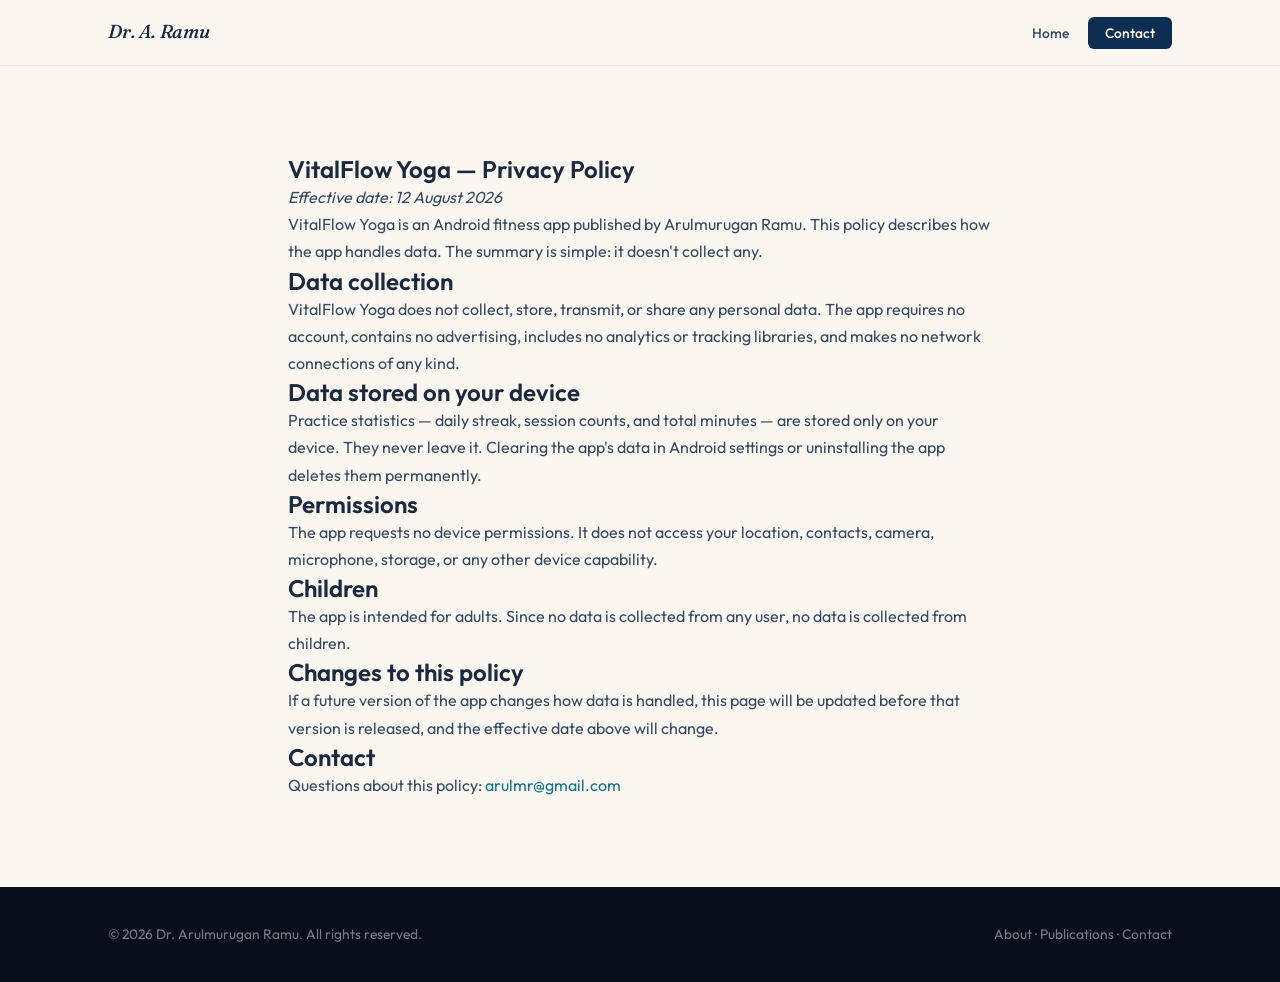
<file: vitalflow-privacy.html>
<!DOCTYPE html>
<html lang="en">
<head>
  <meta charset="UTF-8" />
  <meta name="viewport" content="width=device-width, initial-scale=1.0" />
  <meta name="description" content="Privacy policy for the VitalFlow Yoga Android app. The app collects no personal data and makes no network connections." />
  <title>VitalFlow Yoga — Privacy Policy</title>
  <link rel="stylesheet" href="css/style.css" />
</head>
<body>

  <!-- Navigation -->
  <header class="site-header" id="top">
    <nav class="nav container">
      <a href="index.html" class="nav-brand">Dr. A. Ramu</a>
      <ul class="nav-links">
        <li><a href="index.html#about">Home</a></li>
        <li><a href="mailto:arulmr@gmail.com" class="btn-nav">Contact</a></li>
      </ul>
    </nav>
  </header>

  <section class="section">
    <div class="container" style="max-width: 760px;">
      <h1>VitalFlow Yoga — Privacy Policy</h1>
      <p><em>Effective date: 12 August 2026</em></p>

      <p>
        VitalFlow Yoga is an Android fitness app published by Arulmurugan Ramu.
        This policy describes how the app handles data. The summary is simple:
        it doesn't collect any.
      </p>

      <h2>Data collection</h2>
      <p>
        VitalFlow Yoga does not collect, store, transmit, or share any personal
        data. The app requires no account, contains no advertising, includes no
        analytics or tracking libraries, and makes no network connections of any
        kind.
      </p>

      <h2>Data stored on your device</h2>
      <p>
        Practice statistics — daily streak, session counts, and total minutes —
        are stored only on your device. They never leave it. Clearing the app's
        data in Android settings or uninstalling the app deletes them
        permanently.
      </p>

      <h2>Permissions</h2>
      <p>
        The app requests no device permissions. It does not access your
        location, contacts, camera, microphone, storage, or any other device
        capability.
      </p>

      <h2>Children</h2>
      <p>
        The app is intended for adults. Since no data is collected from any
        user, no data is collected from children.
      </p>

      <h2>Changes to this policy</h2>
      <p>
        If a future version of the app changes how data is handled, this page
        will be updated before that version is released, and the effective date
        above will change.
      </p>

      <h2>Contact</h2>
      <p>
        Questions about this policy:
        <a href="mailto:arulmr@gmail.com">arulmr@gmail.com</a>
      </p>
    </div>
  </section>

  <!-- Footer -->
  <footer class="site-footer">
    <div class="container footer-inner">
      <p>&copy; <span id="year"></span> Dr. Arulmurugan Ramu. All rights reserved.</p>
      <p class="footer-links">
        <a href="index.html#about">About</a> ·
        <a href="index.html#publications">Publications</a> ·
        <a href="mailto:arulmr@gmail.com">Contact</a>
      </p>
    </div>
  </footer>

  <script src="js/main.js"></script>
</body>
</html>
</file>
<file: css/style.css>
/* ============================================================
   Dr. Arulmurugan Ramu — Academic Website
   Design: Meridian — dark hero / warm ivory body / amber + teal
   Fonts: Fraunces (serif) + Outfit (sans-serif) via Google Fonts
   ============================================================ */

@import url('https://fonts.googleapis.com/css2?family=Fraunces:ital,opsz,wght@0,9..144,300;0,9..144,400;0,9..144,600;0,9..144,700;1,9..144,300;1,9..144,400;1,9..144,500;1,9..144,600&family=Outfit:wght@300;400;500;600;700&display=swap');

/* --- Reset ------------------------------------------------- */
*, *::before, *::after { box-sizing: border-box; margin: 0; padding: 0; }

/* --- Design Tokens ---------------------------------------- */
:root {
  /* Dark / hero palette */
  --void:          #080e1c;
  --hero-bg:       #0b1629;
  --deep:          #0e2d52;
  --mid:           #1a4d72;

  /* Accent colours */
  --teal:          #0e7490;
  --teal-light:    #0ea5c4;
  --amber:         #c06a18;
  --amber-mid:     #d97c1e;
  --amber-light:   #f0a840;
  --amber-pale:    #fde8c4;

  /* Light / body backgrounds */
  --cream:         #faf7f1;
  --paper:         #f0ead9;
  --surface:       #ffffff;

  /* Text */
  --ink:           #0f1825;
  --text-1:        #1a2840;
  --text-2:        #374a63;
  --text-3:        #6b7e97;

  /* Borders */
  --border:        #ddd5c6;
  --border-2:      #c8beaf;

  /* Shadows */
  --sh-sm: 0 1px 3px rgba(8,14,28,.08), 0 1px 2px rgba(8,14,28,.05);
  --sh:    0 4px 14px rgba(8,14,28,.10), 0 2px 6px rgba(8,14,28,.06);
  --sh-lg: 0 12px 40px rgba(8,14,28,.14), 0 4px 16px rgba(8,14,28,.08);

  /* Typography */
  --font:       'Outfit', system-ui, -apple-system, sans-serif;
  --font-serif: 'Fraunces', Georgia, 'Times New Roman', serif;

  /* Layout */
  --nav-h:  66px;
  --max-w:  1120px;
  --r-sm:   6px;
  --r:      12px;
  --r-lg:   20px;

  /* Transitions */
  --t:      200ms ease;
  --t-md:   330ms ease;
}

/* --- Base ------------------------------------------------- */
html {
  scroll-behavior: smooth;
  scroll-padding-top: var(--nav-h);
}

body {
  font-family: var(--font);
  background: var(--cream);
  color: var(--ink);
  font-size: 16px;
  line-height: 1.7;
  -webkit-font-smoothing: antialiased;
}

img { max-width: 100%; display: block; }
a { color: var(--teal); text-decoration: none; transition: color var(--t); }
a:hover { color: var(--teal-light); }
h1, h2, h3, h4 { line-height: 1.25; color: var(--text-1); font-weight: 600; }
p { color: var(--text-2); }
ul { list-style: none; }

/* --- Layout ----------------------------------------------- */
.container {
  max-width: var(--max-w);
  margin: 0 auto;
  padding: 0 28px;
}

.section { padding: 88px 0; }
.section-alt { background: var(--paper); }

/* --- Section Headers -------------------------------------- */
.section-header {
  text-align: center;
  margin-bottom: 52px;
}

.section-header h2 {
  font-family: var(--font-serif);
  font-style: italic;
  font-size: clamp(1.9rem, 3.5vw, 2.55rem);
  font-weight: 500;
  color: var(--text-1);
  display: inline-block;
  position: relative;
  letter-spacing: -0.01em;
}

.section-header h2::after {
  content: '';
  display: block;
  width: 36px;
  height: 2px;
  background: var(--amber-mid);
  border-radius: 1px;
  margin: 14px auto 0;
}

.section-header p {
  max-width: 580px;
  margin: 18px auto 0;
  font-size: 1.02rem;
  color: var(--text-2);
  line-height: 1.75;
}
.section-header p a { color: var(--teal); font-weight: 500; }
.section-header p a:hover { color: var(--teal-light); }

/* --- Buttons ---------------------------------------------- */
.btn {
  display: inline-flex;
  align-items: center;
  gap: 7px;
  padding: 10px 22px;
  border-radius: var(--r-sm);
  font-size: 0.88rem;
  font-weight: 500;
  font-family: var(--font);
  cursor: pointer;
  text-decoration: none;
  border: 1.5px solid transparent;
  transition: all var(--t);
  letter-spacing: 0.01em;
  white-space: nowrap;
}

.btn-primary {
  background: var(--deep);
  color: #fff;
  border-color: var(--deep);
}
.btn-primary:hover {
  background: var(--void);
  border-color: var(--void);
  color: #fff;
}

.btn-outline {
  background: transparent;
  color: var(--deep);
  border-color: var(--border-2);
}
.btn-outline:hover {
  border-color: var(--deep);
  color: var(--deep);
  background: rgba(14,45,82,.05);
}

.btn-full { width: 100%; justify-content: center; }

/* --- Navigation ------------------------------------------- */
.site-header {
  position: sticky;
  top: 0;
  z-index: 100;
  height: var(--nav-h);
  background: rgba(250,247,241,.96);
  backdrop-filter: blur(12px);
  border-bottom: 1px solid var(--border);
  transition: box-shadow var(--t-md);
}
.site-header.scrolled {
  box-shadow: var(--sh);
}

.nav {
  display: flex;
  align-items: center;
  justify-content: space-between;
  height: 100%;
  gap: 20px;
}

.nav-brand {
  font-family: var(--font-serif);
  font-style: italic;
  font-size: 1.18rem;
  font-weight: 500;
  color: var(--text-1);
  white-space: nowrap;
  flex-shrink: 0;
  letter-spacing: -0.01em;
}
.nav-brand:hover { color: var(--teal); }

.nav-links {
  display: flex;
  align-items: center;
  gap: 2px;
  flex-wrap: nowrap;
}

.nav-links li a {
  padding: 6px 11px;
  border-radius: var(--r-sm);
  font-size: 0.86rem;
  font-weight: 500;
  color: var(--text-2);
  white-space: nowrap;
  transition: all var(--t);
}
.nav-links li a:hover,
.nav-links li a.active {
  color: var(--text-1);
  background: rgba(14,45,82,.07);
}

.nav-links li a.btn-nav {
  background: var(--deep);
  color: #fff;
  padding: 7px 17px;
  margin-left: 6px;
  border-radius: var(--r-sm);
}
.nav-links li a.btn-nav:hover {
  background: var(--void);
  color: #fff;
}

.nav-toggle {
  display: none;
  flex-direction: column;
  gap: 5px;
  background: none;
  border: none;
  cursor: pointer;
  padding: 6px;
  border-radius: var(--r-sm);
}
.nav-toggle span {
  display: block;
  width: 22px;
  height: 2px;
  background: var(--text-1);
  border-radius: 2px;
  transition: all var(--t);
}

/* --- Hero ------------------------------------------------- */
.hero {
  background: var(--hero-bg);
  padding: 96px 0 92px;
  position: relative;
  overflow: hidden;
}

/* Subtle dot-grid overlay */
.hero::before {
  content: '';
  position: absolute;
  inset: 0;
  background-image: radial-gradient(rgba(255,255,255,.035) 1px, transparent 1px);
  background-size: 30px 30px;
  pointer-events: none;
}

/* Warm amber radial glow */
.hero::after {
  content: '';
  position: absolute;
  bottom: -80px;
  right: 10%;
  width: 560px;
  height: 560px;
  background: radial-gradient(ellipse at center,
    rgba(192,106,24,.13) 0%,
    rgba(192,106,24,.04) 40%,
    transparent 70%);
  pointer-events: none;
}

.hero-grid {
  display: grid;
  grid-template-columns: 230px 1fr;
  gap: 64px;
  align-items: start;
  position: relative;
  z-index: 1;
}

.hero-photo-wrap {
  display: flex;
  justify-content: center;
  position: relative;
  padding-top: 18px;
}

/* Decorative concentric rings around photo */
.hero-photo-wrap::before {
  content: '';
  position: absolute;
  width: 218px;
  height: 218px;
  border-radius: 50%;
  border: 1px solid rgba(192,106,24,.45);
  top: 10px;
  left: 50%;
  transform: translateX(-50%);
}
.hero-photo-wrap::after {
  content: '';
  position: absolute;
  width: 244px;
  height: 244px;
  border-radius: 50%;
  border: 1px solid rgba(192,106,24,.15);
  top: -3px;
  left: 50%;
  transform: translateX(-50%);
}

.hero-photo {
  width: 200px;
  height: 200px;
  border-radius: 50%;
  object-fit: cover;
  object-position: center top;
  border: 3px solid rgba(217,124,30,.8);
  box-shadow:
    0 0 0 7px rgba(217,124,30,.09),
    0 20px 60px rgba(8,14,28,.5);
  display: block;
  flex-shrink: 0;
}

.hero-photo-placeholder {
  width: 200px;
  height: 200px;
  border-radius: 50%;
  background: linear-gradient(135deg, var(--mid) 0%, var(--teal) 100%);
  display: flex;
  align-items: center;
  justify-content: center;
  border: 3px solid rgba(217,124,30,.8);
  box-shadow: 0 0 0 7px rgba(217,124,30,.09), var(--sh-lg);
  flex-shrink: 0;
}
.hero-photo-placeholder .initials {
  font-family: var(--font-serif);
  font-size: 3rem;
  font-weight: 600;
  color: #fff;
  letter-spacing: 2px;
}

/* Hero text */
.hero-tag {
  font-size: 0.75rem;
  font-weight: 600;
  text-transform: uppercase;
  letter-spacing: 3px;
  color: var(--amber-light);
  margin-bottom: 12px;
}

.hero-content h1 {
  font-family: var(--font-serif);
  font-size: clamp(2.1rem, 4.5vw, 3.4rem);
  font-weight: 600;
  color: #f0ebe2;
  margin-bottom: 10px;
  line-height: 1.13;
  letter-spacing: -0.025em;
}

.hero-affiliation {
  font-size: 0.97rem;
  color: rgba(240,235,226,.58);
  margin-bottom: 22px;
  line-height: 1.65;
}

.hero-bio {
  font-size: 1rem;
  line-height: 1.8;
  color: rgba(240,235,226,.72);
  margin-bottom: 26px;
  max-width: 650px;
}
.hero-bio strong {
  color: rgba(240,235,226,.95);
  font-weight: 600;
}

.hero-interests {
  display: flex;
  flex-wrap: wrap;
  gap: 8px;
  margin-bottom: 30px;
}

.tag {
  display: inline-block;
  padding: 5px 14px;
  background: rgba(255,255,255,.07);
  color: rgba(240,235,226,.8);
  border-radius: 20px;
  font-size: 0.78rem;
  font-weight: 500;
  border: 1px solid rgba(255,255,255,.11);
  transition: all var(--t);
}
.tag:hover {
  background: rgba(255,255,255,.12);
  color: rgba(240,235,226,.95);
}

.hero-links {
  display: flex;
  flex-wrap: wrap;
  gap: 10px;
}

/* Hero-specific button overrides */
.hero .btn-primary {
  background: var(--amber-mid);
  border-color: var(--amber-mid);
  color: #fff;
}
.hero .btn-primary:hover {
  background: var(--amber-light);
  border-color: var(--amber-light);
  color: #fff;
}
.hero .btn-outline {
  border-color: rgba(255,255,255,.22);
  color: rgba(240,235,226,.82);
  background: transparent;
}
.hero .btn-outline:hover {
  border-color: rgba(255,255,255,.46);
  color: #f0ebe2;
  background: rgba(255,255,255,.07);
}

/* --- Research Grid ---------------------------------------- */
.research-grid {
  display: grid;
  grid-template-columns: repeat(auto-fill, minmax(310px, 1fr));
  gap: 22px;
}

.research-card {
  background: var(--surface);
  border: 1px solid var(--border);
  border-radius: var(--r-lg);
  padding: 30px 28px 26px;
  position: relative;
  overflow: hidden;
  transition: box-shadow var(--t-md), transform var(--t-md), border-color var(--t-md);
}

/* Top-border reveal on hover */
.research-card::before {
  content: '';
  position: absolute;
  top: 0;
  left: 0;
  right: 0;
  height: 3px;
  background: linear-gradient(90deg, var(--teal) 0%, var(--teal-light) 100%);
  transform: scaleX(0);
  transform-origin: left;
  transition: transform 360ms ease;
}

.research-card:hover {
  box-shadow: var(--sh);
  transform: translateY(-3px);
  border-color: var(--border-2);
}
.research-card:hover::before { transform: scaleX(1); }

.research-icon {
  width: 50px;
  height: 50px;
  background: rgba(14,116,144,.09);
  border-radius: var(--r);
  display: flex;
  align-items: center;
  justify-content: center;
  margin-bottom: 18px;
  color: var(--teal);
  transition: background var(--t);
}
.research-card:hover .research-icon { background: rgba(14,116,144,.14); }

.research-card h3 {
  font-size: 1.06rem;
  font-weight: 600;
  margin-bottom: 10px;
  color: var(--text-1);
}

.research-card p {
  font-size: 0.9rem;
  line-height: 1.7;
  color: var(--text-2);
  margin-bottom: 18px;
}

.research-tags {
  display: flex;
  flex-wrap: wrap;
  gap: 6px;
}

.tag-sm {
  display: inline-block;
  padding: 3px 10px;
  background: var(--paper);
  color: var(--text-2);
  border-radius: 10px;
  font-size: 0.75rem;
  font-weight: 600;
  border: 1px solid var(--border);
  letter-spacing: 0.02em;
}

/* --- Publications ----------------------------------------- */
.pub-filters {
  display: flex;
  flex-wrap: wrap;
  gap: 8px;
  margin-bottom: 36px;
  justify-content: center;
}

.pub-filter {
  padding: 7px 20px;
  border: 1.5px solid var(--border);
  border-radius: 30px;
  background: transparent;
  color: var(--text-2);
  font-size: 0.86rem;
  font-weight: 500;
  font-family: var(--font);
  cursor: pointer;
  transition: all var(--t);
}
.pub-filter:hover {
  border-color: var(--text-1);
  color: var(--text-1);
}
.pub-filter.active {
  background: var(--text-1);
  border-color: var(--text-1);
  color: #fff;
}

.pub-list { display: flex; flex-direction: column; }

.pub-item {
  padding: 26px 0;
  border-bottom: 1px solid var(--border);
  transition: opacity var(--t);
  animation: fadeIn 200ms ease;
}
.pub-item:first-child { border-top: 1px solid var(--border); }
.pub-item.hidden { display: none; }

@keyframes fadeIn {
  from { opacity: 0; transform: translateY(5px); }
  to   { opacity: 1; transform: none; }
}

.pub-meta {
  display: flex;
  align-items: center;
  gap: 10px;
  margin-bottom: 8px;
}

.pub-badge {
  display: inline-block;
  padding: 2px 9px;
  border-radius: 4px;
  font-size: 0.7rem;
  font-weight: 700;
  text-transform: uppercase;
  letter-spacing: 0.6px;
}
.pub-badge.journal    { background: rgba(14,116,144,.1);   color: #0a6578; }
.pub-badge.conference { background: rgba(192,106,24,.12);  color: #8a4c0c; }
.pub-badge.book       { background: rgba(30,110,60,.1);    color: #1a6038; }
.pub-badge.chapter    { background: rgba(100,50,160,.1);   color: #5a2a90; }

.pub-indexed {
  display: inline-block;
  margin-left: 6px;
  font-size: 0.72rem;
  font-weight: 700;
  color: var(--text-3);
  letter-spacing: 0.3px;
}

.pub-year {
  font-size: 0.82rem;
  color: var(--text-3);
  font-weight: 500;
}

.pub-title {
  font-size: 1rem;
  font-weight: 600;
  margin-bottom: 6px;
  color: var(--text-1);
  line-height: 1.44;
}
.pub-title a { color: inherit; }
.pub-title a:hover { color: var(--teal); }

.pub-authors {
  font-size: 0.88rem;
  color: var(--text-2);
  margin-bottom: 4px;
}
.pub-venue {
  font-size: 0.86rem;
  color: var(--text-3);
  margin-bottom: 10px;
}

.pub-links { display: flex; gap: 14px; }
.pub-link {
  font-size: 0.78rem;
  font-weight: 700;
  color: var(--teal);
  text-transform: uppercase;
  letter-spacing: 0.6px;
  border-bottom: 1px dashed currentColor;
  padding-bottom: 1px;
}
.pub-link:hover { color: var(--teal-light); border-bottom-style: solid; }

/* Year group heading (All view) */
.pub-year-heading {
  font-family: var(--font-serif);
  font-style: italic;
  font-size: 1.65rem;
  font-weight: 400;
  color: var(--text-1);
  border-left: 3px solid var(--amber-mid);
  padding: 4px 18px;
  margin: 48px 0 8px;
  letter-spacing: -0.015em;
  background: rgba(217,124,30,.04);
  border-radius: 0 var(--r-sm) var(--r-sm) 0;
}


.pub-more { text-align: center; margin-top: 48px; }

/* --- Teaching --------------------------------------------- */
.teaching-grid {
  display: grid;
  grid-template-columns: repeat(auto-fill, minmax(400px, 1fr));
  gap: 16px;
}

.course-card {
  background: var(--surface);
  border: 1px solid var(--border);
  border-radius: var(--r);
  padding: 20px 24px;
  display: flex;
  gap: 18px;
  align-items: flex-start;
  transition: box-shadow var(--t), border-color var(--t);
}
.course-card:hover {
  box-shadow: var(--sh-sm);
  border-color: var(--border-2);
}

.course-level {
  flex-shrink: 0;
  width: 42px;
  height: 42px;
  border-radius: var(--r-sm);
  display: flex;
  align-items: center;
  justify-content: center;
  font-weight: 700;
  font-size: 0.72rem;
  letter-spacing: 0.5px;
  margin-top: 2px;
}
.course-level.ug { background: rgba(14,116,144,.1);  color: var(--teal); }
.course-level.pg { background: rgba(192,106,24,.12); color: var(--amber); }

.course-info h3 {
  font-size: 0.97rem;
  font-weight: 600;
  color: var(--text-1);
  margin-bottom: 4px;
}
.course-info p { font-size: 0.88rem; color: var(--text-2); line-height: 1.6; }
.course-semester {
  display: inline-block;
  font-size: 0.75rem;
  font-weight: 600;
  color: var(--text-3);
  text-transform: uppercase;
  letter-spacing: 0.5px;
  margin-top: 6px;
}

/* --- Team ------------------------------------------------- */
.team-subheading {
  font-size: 1.04rem;
  font-weight: 600;
  color: var(--text-1);
  margin-bottom: 20px;
  margin-top: 48px;
  padding-bottom: 10px;
  border-bottom: 1px solid var(--border);
}
.team-subheading:first-of-type { margin-top: 0; }

.team-grid {
  display: grid;
  grid-template-columns: repeat(auto-fill, minmax(280px, 1fr));
  gap: 14px;
}

.team-card {
  background: var(--surface);
  border: 1px solid var(--border);
  border-radius: var(--r);
  padding: 18px 20px;
  display: flex;
  gap: 14px;
  align-items: flex-start;
}

.team-avatar {
  flex-shrink: 0;
  width: 44px;
  height: 44px;
  border-radius: 50%;
  background: linear-gradient(135deg, var(--deep), var(--teal));
  color: #fff;
  display: flex;
  align-items: center;
  justify-content: center;
  font-weight: 700;
  font-size: 0.75rem;
  letter-spacing: 0.5px;
}
.team-avatar.teal { background: linear-gradient(135deg, var(--teal), var(--teal-light)); }

.team-info h4 { font-size: 0.95rem; margin-bottom: 4px; color: var(--text-1); }
.team-info p  { font-size: 0.84rem; color: var(--text-2); line-height: 1.5; margin-bottom: 4px; }
.team-year    { font-size: 0.78rem; color: var(--text-3); font-weight: 500; }

/* Alumni */
.alumni-section { margin-top: 52px; }
.alumni-intro   { margin-bottom: 20px; color: var(--text-2); }

.alumni-list { display: flex; flex-direction: column; gap: 10px; }

.alumni-list li {
  font-size: 0.93rem;
  color: var(--text-2);
  padding: 14px 18px;
  background: var(--surface);
  border: 1px solid var(--border);
  border-left: 3px solid var(--amber-mid);
  border-radius: 0 var(--r-sm) var(--r-sm) 0;
  line-height: 1.65;
}
.alumni-list li strong { color: var(--text-1); }
.alumni-list li a { color: var(--teal); }
.alumni-list li a:hover { color: var(--teal-light); }

/* Join Lab card */
.join-lab { margin-top: 52px; }

.join-card {
  background: linear-gradient(135deg, var(--deep) 0%, var(--mid) 100%);
  border-radius: var(--r-lg);
  padding: 40px 44px;
  color: #fff;
  position: relative;
  overflow: hidden;
}
.join-card::before {
  content: '';
  position: absolute;
  top: -60px;
  right: -60px;
  width: 320px;
  height: 320px;
  background: radial-gradient(circle, rgba(255,255,255,.05) 0%, transparent 65%);
  pointer-events: none;
}
.join-card::after {
  content: '';
  position: absolute;
  bottom: -80px;
  left: -40px;
  width: 240px;
  height: 240px;
  background: radial-gradient(circle, rgba(217,124,30,.08) 0%, transparent 70%);
  pointer-events: none;
}

.join-card h3 {
  color: #fff;
  font-size: 1.45rem;
  margin-bottom: 14px;
  font-weight: 600;
  position: relative;
  z-index: 1;
}
.join-card p {
  color: rgba(255,255,255,.78);
  margin-bottom: 26px;
  max-width: 620px;
  line-height: 1.75;
  position: relative;
  z-index: 1;
}
.join-card a:not(.btn) { color: var(--amber-light); }
.join-card a:not(.btn):hover { color: #fff; }

.join-card .btn-primary {
  background: var(--amber-mid);
  border-color: var(--amber-mid);
  color: #fff;
  position: relative;
  z-index: 1;
}
.join-card .btn-primary:hover {
  background: var(--amber-light);
  border-color: var(--amber-light);
  color: #fff;
}

/* --- News ------------------------------------------------- */
.news-list { display: flex; flex-direction: column; }

.news-item {
  display: grid;
  grid-template-columns: 100px 1fr;
  gap: 26px;
  padding: 22px 0;
  border-bottom: 1px solid var(--border);
  align-items: baseline;
}
.news-item:first-child { border-top: 1px solid var(--border); }

.news-date {
  font-size: 0.78rem;
  font-weight: 700;
  color: var(--amber);
  white-space: nowrap;
  text-transform: uppercase;
  letter-spacing: 0.8px;
}
.news-body p { font-size: 0.95rem; color: var(--text-2); }
.news-body strong { color: var(--text-1); }
.news-body a { color: var(--teal); }
.news-body a:hover { color: var(--teal-light); }

/* --- Contact ---------------------------------------------- */
.contact-grid {
  display: grid;
  grid-template-columns: 1fr 1.15fr;
  gap: 60px;
  align-items: start;
}

.contact-item {
  display: flex;
  gap: 16px;
  align-items: flex-start;
  margin-bottom: 28px;
  padding-bottom: 28px;
  border-bottom: 1px solid var(--border);
}
.contact-item:last-of-type {
  border-bottom: none;
  margin-bottom: 0;
  padding-bottom: 0;
}
.contact-item svg { flex-shrink: 0; color: var(--teal); margin-top: 2px; }
.contact-item > div { display: flex; flex-direction: column; gap: 3px; }
.contact-item strong {
  font-size: 0.76rem;
  text-transform: uppercase;
  letter-spacing: 1.2px;
  color: var(--text-3);
  font-weight: 700;
}
.contact-item a,
.contact-item span { font-size: 0.96rem; color: var(--text-2); }
.contact-item a:hover { color: var(--teal); }

.social-links { display: flex; gap: 10px; margin-top: 10px; }

.social-btn {
  width: 40px;
  height: 40px;
  border-radius: var(--r-sm);
  background: var(--paper);
  border: 1px solid var(--border);
  display: flex;
  align-items: center;
  justify-content: center;
  color: var(--text-2);
  transition: all var(--t);
}
.social-btn:hover {
  background: var(--teal);
  color: #fff;
  border-color: var(--teal);
}

/* --- Form ------------------------------------------------- */
.contact-form {
  background: var(--surface);
  border: 1px solid var(--border);
  border-radius: var(--r-lg);
  padding: 34px;
  box-shadow: var(--sh-sm);
}

.form-group {
  display: flex;
  flex-direction: column;
  gap: 6px;
  margin-bottom: 20px;
}
.form-group label {
  font-size: 0.86rem;
  font-weight: 600;
  color: var(--text-1);
}
.form-group input,
.form-group select,
.form-group textarea {
  padding: 10px 14px;
  border: 1.5px solid var(--border);
  border-radius: var(--r-sm);
  background: var(--cream);
  font-family: var(--font);
  font-size: 0.95rem;
  color: var(--text-1);
  transition: border-color var(--t), box-shadow var(--t);
  outline: none;
}
.form-group input:focus,
.form-group select:focus,
.form-group textarea:focus {
  border-color: var(--teal);
  box-shadow: 0 0 0 3px rgba(14,116,144,.12);
}
.form-group textarea { resize: vertical; min-height: 130px; }
.form-group select {
  appearance: none;
  background-image: url("data:image/svg+xml,%3Csvg xmlns='http://www.w3.org/2000/svg' width='12' height='8' viewBox='0 0 12 8'%3E%3Cpath fill='none' stroke='%236b7e97' stroke-width='1.5' stroke-linecap='round' stroke-linejoin='round' d='m1 1 5 5 5-5'/%3E%3C/svg%3E");
  background-repeat: no-repeat;
  background-position: right 14px center;
  padding-right: 36px;
}

.form-note {
  text-align: center;
  font-size: 0.8rem;
  color: var(--text-3);
  margin-top: 12px;
}

/* --- Footer ----------------------------------------------- */
.site-footer {
  background: var(--void);
  color: rgba(255,255,255,.55);
  padding: 36px 0;
}

.footer-inner {
  display: flex;
  justify-content: space-between;
  align-items: center;
  flex-wrap: wrap;
  gap: 16px;
}

.footer-inner p { color: rgba(255,255,255,.45); font-size: 0.86rem; }

.footer-links a {
  color: rgba(255,255,255,.45);
  font-size: 0.86rem;
  transition: color var(--t);
}
.footer-links a:hover { color: var(--amber-light); }

/* --- Responsive ------------------------------------------- */
@media (max-width: 960px) {
  .hero-grid { grid-template-columns: 1fr; text-align: center; }
  .hero-photo-wrap { justify-content: center; }
  .hero-interests { justify-content: center; }
  .hero-links { justify-content: center; }
  .hero::after { display: none; }
  .contact-grid { grid-template-columns: 1fr; gap: 44px; }
  .teaching-grid { grid-template-columns: 1fr; }
}

@media (max-width: 768px) {
  .nav-toggle { display: flex; }

  .nav-links {
    display: none;
    position: absolute;
    top: var(--nav-h);
    left: 0;
    right: 0;
    background: rgba(250,247,241,.98);
    backdrop-filter: blur(12px);
    border-bottom: 1px solid var(--border);
    flex-direction: column;
    padding: 16px 24px 20px;
    gap: 4px;
    box-shadow: var(--sh);
  }
  .nav-links.open  { display: flex; }
  .nav-links li    { width: 100%; }
  .nav-links li a  { display: block; padding: 10px 14px; width: 100%; }
  .nav-links li a.btn-nav { text-align: center; margin-top: 6px; margin-left: 0; }

  .section { padding: 60px 0; }
  .hero { padding: 64px 0 58px; }

  .research-grid { grid-template-columns: 1fr; }
  .team-grid     { grid-template-columns: 1fr; }
  .news-item     { grid-template-columns: 1fr; gap: 4px; }
  .join-card     { padding: 28px 26px; }
  .footer-inner  { flex-direction: column; text-align: center; }
}

@media (max-width: 480px) {
  .container { padding: 0 18px; }
  .hero-photo { width: 170px; height: 170px; }
  .hero-photo-placeholder { width: 170px; height: 170px; }
  .hero-photo-placeholder .initials { font-size: 2.5rem; }
  .hero-photo-wrap::before { width: 186px; height: 186px; }
  .hero-photo-wrap::after  { width: 210px; height: 210px; }
  .hero-links { flex-direction: column; align-items: center; }
  .contact-form { padding: 22px; }
  .join-card { padding: 24px 20px; }
}

/* --- Utility ---------------------------------------------- */
.visually-hidden {
  position: absolute;
  width: 1px; height: 1px;
  padding: 0; margin: -1px;
  overflow: hidden;
  clip: rect(0,0,0,0);
  white-space: nowrap;
  border: 0;
}

/* Custom scrollbar */
::-webkit-scrollbar { width: 5px; }
::-webkit-scrollbar-track { background: transparent; }
::-webkit-scrollbar-thumb { background: var(--border-2); border-radius: 4px; }
::-webkit-scrollbar-thumb:hover { background: var(--amber-mid); }

/* === FEATURES 1-15 ======================================== */

/* --- #6 Dark mode ----------------------------------------- */
[data-theme="dark"] {
  --cream:   #0d1520;
  --paper:   #101c2e;
  --surface: #13243a;
  --ink:     #e8dfd0;
  --text-1:  #d8cfc0;
  --text-2:  #9faec0;
  --text-3:  #607080;
  --border:  #1e3450;
  --border-2:#254060;
}
[data-theme="dark"] .section-alt  { background: var(--paper); }
[data-theme="dark"] .section      { background: var(--cream); }
[data-theme="dark"] .research-card,
[data-theme="dark"] .course-card,
[data-theme="dark"] .team-card,
[data-theme="dark"] .pub-item,
[data-theme="dark"] .talk-card,
[data-theme="dark"] .contact-form { background: var(--surface); border-color: var(--border); }
[data-theme="dark"] .pub-search   { background: var(--surface); color: var(--text-1); border-color: var(--border); }
[data-theme="dark"] .join-card    { background: var(--surface); }
[data-theme="dark"] .pub-year-heading { color: var(--text-3); }

/* Dark mode toggle button */
.dark-toggle {
  background: transparent;
  border: 1px solid rgba(255,255,255,.2);
  border-radius: 6px;
  width: 34px; height: 34px;
  display: flex; align-items: center; justify-content: center;
  cursor: pointer;
  color: rgba(255,255,255,.8);
  transition: background 200ms, border-color 200ms;
  margin-left: auto;
  margin-right: 8px;
  flex-shrink: 0;
}
.dark-toggle:hover { background: rgba(255,255,255,.1); border-color: rgba(255,255,255,.4); }
.dark-toggle .icon-moon { display: none; }
[data-theme="dark"] .dark-toggle .icon-sun  { display: none; }
[data-theme="dark"] .dark-toggle .icon-moon { display: block; }
.scrolled .dark-toggle { color: var(--text-2); border-color: var(--border); }
.scrolled .dark-toggle:hover { background: var(--paper); }

/* --- #3 Back-to-top --------------------------------------- */
.back-to-top {
  position: fixed;
  bottom: 28px; right: 24px;
  width: 42px; height: 42px;
  background: var(--teal);
  color: #fff;
  border: none;
  border-radius: 50%;
  display: flex; align-items: center; justify-content: center;
  cursor: pointer;
  box-shadow: 0 4px 14px rgba(0,0,0,.2);
  opacity: 0;
  transform: translateY(12px);
  transition: opacity 280ms ease, transform 280ms ease, background 200ms;
  pointer-events: none;
  z-index: 900;
}
.back-to-top.visible { opacity: 1; transform: translateY(0); pointer-events: auto; }
.back-to-top:hover   { background: var(--teal-light); }

/* --- #4 Wave divider -------------------------------------- */
.wave-divider {
  background: var(--cream);
  line-height: 0;
  margin: 0;
}
.wave-divider svg { display: block; width: 100%; height: 56px; }

/* --- #7 Publication search -------------------------------- */
.pub-search-wrap { margin-bottom: 16px; }
.pub-search {
  width: 100%;
  padding: 10px 16px 10px 42px;
  border: 1px solid var(--border);
  border-radius: 8px;
  font-size: .92rem;
  font-family: var(--font);
  color: var(--text-1);
  background: var(--surface) url("data:image/svg+xml,%3Csvg xmlns='http://www.w3.org/2000/svg' width='16' height='16' viewBox='0 0 24 24' fill='none' stroke='%236b7e97' stroke-width='2' stroke-linecap='round' stroke-linejoin='round'%3E%3Ccircle cx='11' cy='11' r='8'/%3E%3Cpath d='m21 21-4.3-4.3'/%3E%3C/svg%3E") no-repeat 14px center;
  transition: border-color 200ms, box-shadow 200ms;
}
.pub-search:focus { outline: none; border-color: var(--teal); box-shadow: 0 0 0 3px rgba(14,116,144,.12); }
.pub-search::placeholder { color: var(--text-3); }

/* --- #1 BibTeX copy button -------------------------------- */
.bib-btn {
  display: inline-flex; align-items: center; gap: 4px;
  font-size: .72rem; font-weight: 600;
  text-transform: uppercase; letter-spacing: .6px;
  color: var(--text-3);
  background: transparent;
  border: 1px solid var(--border);
  border-radius: 4px;
  padding: 3px 9px;
  cursor: pointer;
  transition: color 180ms, border-color 180ms, background 180ms;
  font-family: var(--font);
}
.bib-btn:hover  { color: var(--teal); border-color: var(--teal); background: rgba(14,116,144,.06); }
.bib-btn.copied { color: #0a6b50; border-color: #0a6b50; background: rgba(10,107,80,.08); }

/* --- #9 Typewriter ---------------------------------------- */
.typewriter-cursor {
  display: inline-block;
  animation: blink 1s step-end infinite;
  margin-left: 1px;
  font-weight: 300;
  opacity: .7;
}
@keyframes blink { 0%,100% { opacity: .7; } 50% { opacity: 0; } }

/* --- #10 Badge colouring enhancements --------------------- */
.pub-indexed { font-size: .7rem; font-weight: 700; padding: 1px 6px; border-radius: 3px; margin-left: 4px; text-transform: uppercase; letter-spacing: .4px; }
.pub-indexed { color: #5b6f85; background: rgba(91,111,133,.1); border: 1px solid rgba(91,111,133,.2); }
.pub-item[data-type="journal"] .pub-venue em { color: var(--teal); font-style: normal; font-weight: 600; }

/* --- #5 PhD callout --------------------------------------- */
.phd-open-badge {
  display: inline-block;
  background: linear-gradient(135deg, var(--amber) 0%, var(--amber-mid) 100%);
  color: #fff;
  font-size: .75rem; font-weight: 700;
  text-transform: uppercase; letter-spacing: .8px;
  padding: 5px 14px;
  border-radius: 20px;
  margin-bottom: 12px;
  box-shadow: 0 2px 8px rgba(192,106,24,.25);
}

/* --- #11 BibTeX download link ----------------------------- */
.bib-dl-link {
  margin-left: 10px;
  font-size: .8rem;
  font-weight: 600;
  color: var(--teal);
  text-decoration: none;
  border: 1px solid var(--teal);
  border-radius: 4px;
  padding: 2px 10px;
  white-space: nowrap;
  transition: background 180ms, color 180ms;
}
.bib-dl-link:hover { background: var(--teal); color: #fff; }

/* --- #8 Live citation stat -------------------------------- */
.stat-number.live-loading { opacity: .4; }

/* --- Talks & Keynotes ------------------------------------- */
.talks-list { display: flex; flex-direction: column; gap: 16px; margin-top: 8px; }

.talk-card {
  display: flex;
  gap: 20px;
  align-items: flex-start;
  background: var(--surface);
  border: 1px solid var(--border);
  border-left: 4px solid var(--teal);
  border-radius: 8px;
  padding: 20px 24px;
  transition: box-shadow 200ms ease, border-color 200ms ease;
}
.talk-card:hover {
  box-shadow: 0 4px 16px rgba(0,0,0,.07);
  border-left-color: var(--amber-mid);
}

.talk-type-badge {
  flex-shrink: 0;
  font-size: .68rem;
  font-weight: 700;
  text-transform: uppercase;
  letter-spacing: 1px;
  color: var(--teal);
  background: rgba(14,116,144,.08);
  border: 1px solid rgba(14,116,144,.2);
  padding: 4px 10px;
  border-radius: 4px;
  margin-top: 2px;
  white-space: nowrap;
}

.talk-body { flex: 1; }
.talk-title {
  font-family: var(--font-serif);
  font-size: 1.05rem;
  font-weight: 600;
  color: var(--ink);
  margin-bottom: 4px;
}
.talk-event {
  font-size: .9rem;
  font-weight: 500;
  color: var(--text-2);
  margin-bottom: 6px;
}
.talk-meta {
  display: flex;
  flex-wrap: wrap;
  align-items: center;
  gap: 6px;
  font-size: .8rem;
  color: var(--text-3);
}
.talk-date {
  font-weight: 600;
  color: var(--amber);
  text-transform: uppercase;
  letter-spacing: .5px;
}
.talk-sep { color: var(--border-2); }

@media (max-width: 480px) {
  .talk-card { flex-direction: column; gap: 10px; }
}

/* --- Stats Bar -------------------------------------------- */
.stats-bar {
  background: var(--deep);
  padding: 28px 0;
  border-top: 1px solid rgba(255,255,255,.07);
  border-bottom: 1px solid rgba(255,255,255,.05);
}
.stats-grid {
  display: grid;
  grid-template-columns: repeat(4, 1fr);
  gap: 24px;
  text-align: center;
}
.stat-item { display: flex; flex-direction: column; gap: 5px; }
.stat-number {
  font-family: var(--font-serif);
  font-size: clamp(1.6rem, 3vw, 2.2rem);
  font-weight: 600;
  color: var(--amber-light);
  letter-spacing: -0.02em;
  line-height: 1.1;
}
.stat-label {
  font-size: .72rem;
  font-weight: 500;
  color: rgba(255,255,255,.48);
  text-transform: uppercase;
  letter-spacing: 1.3px;
}
@media (max-width: 640px) {
  .stats-grid { grid-template-columns: repeat(2, 1fr); gap: 20px 16px; }
}

/* --- Featured Badge --------------------------------------- */
.pub-featured-badge {
  display: inline-flex;
  align-items: center;
  gap: 3px;
  font-size: .66rem;
  font-weight: 700;
  text-transform: uppercase;
  letter-spacing: .7px;
  color: var(--amber);
  background: var(--amber-pale);
  border: 1px solid #f0c88a;
  padding: 2px 8px;
  border-radius: 3px;
  vertical-align: middle;
  margin-left: 6px;
}

/* --- Hamburger → × animation ------------------------------ */
.nav-toggle span {
  transition: transform 240ms ease, opacity 240ms ease;
  transform-origin: center;
}
.nav-toggle.open span:nth-child(1) { transform: rotate(45deg) translate(5px, 5px); }
.nav-toggle.open span:nth-child(2) { opacity: 0; transform: scaleX(0); }
.nav-toggle.open span:nth-child(3) { transform: rotate(-45deg) translate(5px, -5px); }

/* ============================================================
   VISUAL EFFECTS — 7 enhancements
   ============================================================ */

/* --- #1 Hero particle canvas ------------------------------ */
#heroCanvas {
  position: absolute;
  inset: 0;
  width: 100%;
  height: 100%;
  pointer-events: none;
  z-index: 0;
  opacity: .55;
}

/* --- #2 Staggered scroll reveal --------------------------- */
.reveal {
  opacity: 0;
  transform: translateY(32px);
  transition: opacity 600ms cubic-bezier(.22,1,.36,1),
              transform 600ms cubic-bezier(.22,1,.36,1);
}
.reveal.visible {
  opacity: 1;
  transform: none;
}
/* Stagger siblings */
.reveal:nth-child(1) { transition-delay: 0ms; }
.reveal:nth-child(2) { transition-delay: 80ms; }
.reveal:nth-child(3) { transition-delay: 160ms; }
.reveal:nth-child(4) { transition-delay: 240ms; }
.reveal:nth-child(5) { transition-delay: 320ms; }
.reveal:nth-child(6) { transition-delay: 400ms; }

/* --- #3 Glassmorphism nav upgrade ------------------------- */
.site-header {
  background: rgba(250,247,241,.72) !important;
  backdrop-filter: blur(20px) saturate(180%) !important;
  -webkit-backdrop-filter: blur(20px) saturate(180%) !important;
  border-bottom: 1px solid rgba(221,213,198,.5) !important;
}
.site-header.scrolled {
  background: rgba(250,247,241,.88) !important;
  box-shadow: 0 2px 24px rgba(8,14,28,.08), 0 1px 0 rgba(221,213,198,.6) !important;
}
[data-theme="dark"] .site-header {
  background: rgba(13,21,32,.72) !important;
  border-bottom: 1px solid rgba(30,52,80,.5) !important;
}
[data-theme="dark"] .site-header.scrolled {
  background: rgba(13,21,32,.88) !important;
}

/* --- #4 Ambient glow on stat numbers ---------------------- */
@keyframes statPulse {
  0%, 100% { text-shadow: 0 0 0 transparent; }
  50%       { text-shadow: 0 0 28px rgba(240,168,64,.45), 0 0 60px rgba(240,168,64,.18); }
}
.stat-number {
  animation: statPulse 3.6s ease-in-out infinite;
}
.stat-item:nth-child(2) .stat-number { animation-delay: .9s; }
.stat-item:nth-child(3) .stat-number { animation-delay: 1.8s; }
.stat-item:nth-child(4) .stat-number { animation-delay: 2.7s; }

/* --- #5 Counter animation (JS driven, just styling) ------- */
.stat-number.counting {
  transition: none;
}

/* --- #6 Gradient text headings ---------------------------- */
.section-header h2 {
  background: linear-gradient(135deg, var(--text-1) 0%, var(--teal) 60%, var(--amber-mid) 100%);
  -webkit-background-clip: text;
  -webkit-text-fill-color: transparent;
  background-clip: text;
  color: transparent !important;
}
/* Keep the amber underline visible */
.section-header h2::after {
  background: linear-gradient(90deg, var(--teal), var(--amber-mid));
}
[data-theme="dark"] .section-header h2 {
  background: linear-gradient(135deg, var(--text-1) 0%, #22d3ee 55%, var(--amber-light) 100%);
  -webkit-background-clip: text;
  background-clip: text;
  -webkit-text-fill-color: transparent;
}

/* --- #7 Custom cursor ------------------------------------- */
#cursorDot {
  position: fixed;
  top: 0; left: 0;
  width: 8px;
  height: 8px;
  border-radius: 50%;
  background: var(--teal);
  pointer-events: none;
  z-index: 9999;
  transform: translate(-50%, -50%);
  transition: width 200ms ease, height 200ms ease, background 200ms ease, opacity 200ms ease;
  opacity: 0;
  mix-blend-mode: multiply;
}
#cursorDot.hovering {
  width: 20px;
  height: 20px;
  background: var(--amber-mid);
  opacity: .55;
}
body:hover #cursorDot { opacity: .75; }

@media (pointer: coarse) {
  #cursorDot { display: none; }
}

/* ============================================================
   FEATURES 8–12
   ============================================================ */

/* --- #12 Reading progress bar ----------------------------- */
#readingProgress {
  position: fixed;
  top: 0; left: 0;
  height: 3px;
  width: 0%;
  background: linear-gradient(90deg, var(--teal), var(--amber-mid));
  z-index: 10000;
  transition: width 80ms linear;
  border-radius: 0 2px 2px 0;
  pointer-events: none;
}

/* --- #8 Hero tag filter buttons --------------------------- */
.tag-filter-btn {
  background: none;
  border: none;
  font-family: var(--font);
  cursor: pointer;
  padding: 0;
  color: inherit;
  font-size: inherit;
}
.tag-filter-btn:hover,
.tag-filter-btn.active-tag {
  background: var(--amber-mid);
  color: #fff;
  border-color: var(--amber-mid);
}
.tag-filter-btn.active-tag {
  box-shadow: 0 0 0 2px rgba(192,106,24,.35);
}

/* --- #9 Publications toolbar ------------------------------ */
.pub-toolbar {
  display: flex;
  align-items: center;
  justify-content: space-between;
  flex-wrap: wrap;
  gap: 12px;
  margin-bottom: 0;
}

.pub-view-toggle {
  display: flex;
  gap: 4px;
  background: var(--paper);
  padding: 3px;
  border-radius: var(--r-sm);
  border: 1px solid var(--border);
}
[data-theme="dark"] .pub-view-toggle {
  background: var(--surface);
  border-color: var(--border);
}

.view-btn {
  display: flex;
  align-items: center;
  justify-content: center;
  width: 32px; height: 32px;
  background: none;
  border: none;
  border-radius: 4px;
  cursor: pointer;
  color: var(--text-3);
  transition: all var(--t);
}
.view-btn.active,
.view-btn:hover {
  background: var(--surface);
  color: var(--teal);
  box-shadow: var(--sh-sm);
}
[data-theme="dark"] .view-btn.active {
  background: var(--deep);
}

/* --- #9 Timeline view ------------------------------------- */
#pubList.timeline-view {
  position: relative;
  padding-left: 48px;
}
#pubList.timeline-view::before {
  content: '';
  position: absolute;
  left: 18px; top: 0; bottom: 0;
  width: 2px;
  background: linear-gradient(to bottom, var(--teal), var(--amber-mid), transparent);
  border-radius: 1px;
}
#pubList.timeline-view .pub-year-heading {
  position: relative;
  font-size: .75rem;
  font-weight: 700;
  letter-spacing: .08em;
  text-transform: uppercase;
  color: var(--teal);
  background: var(--cream);
  padding: 2px 10px 2px 0;
  margin: 32px 0 12px -48px;
  display: inline-flex;
  align-items: center;
  gap: 10px;
}
[data-theme="dark"] #pubList.timeline-view .pub-year-heading {
  background: var(--cream);
}
#pubList.timeline-view .pub-year-heading::before {
  content: '';
  display: inline-block;
  width: 12px; height: 12px;
  border-radius: 50%;
  background: var(--teal);
  border: 2px solid var(--surface);
  box-shadow: 0 0 0 2px var(--teal);
  flex-shrink: 0;
}
#pubList.timeline-view .pub-item {
  position: relative;
  margin-bottom: 14px;
  border-left: 2px solid var(--border);
  border-radius: 0 var(--r) var(--r) 0;
  padding-left: 18px;
}
#pubList.timeline-view .pub-item::before {
  content: '';
  position: absolute;
  left: -7px; top: 20px;
  width: 10px; height: 10px;
  border-radius: 50%;
  background: var(--amber-mid);
  border: 2px solid var(--surface);
}

/* --- #10 Co-author network -------------------------------- */
.coauthor-network-wrap {
  display: flex;
  justify-content: center;
  overflow: hidden;
  border-radius: var(--r-lg);
  background: var(--surface);
  border: 1px solid var(--border);
  box-shadow: var(--sh);
}
[data-theme="dark"] .coauthor-network-wrap {
  background: var(--surface);
  border-color: var(--border);
}
.coauthor-svg {
  width: 100%;
  max-width: 700px;
  height: auto;
  display: block;
}
.node-label {
  font-family: var(--font);
  font-size: 11px;
  fill: var(--text-2);
  pointer-events: none;
  text-anchor: middle;
}
.node-circle {
  cursor: default;
  transition: r 200ms ease;
}
.node-circle.center-node {
  fill: var(--teal);
}
.coauthor-edge {
  stroke: var(--border-2);
  stroke-width: 1.2;
  opacity: .6;
}

/* --- #11 Citation copy button ----------------------------- */
.cite-btn {
  position: relative;
}
.cite-menu {
  display: none;
  position: absolute;
  bottom: calc(100% + 6px);
  right: 0;
  background: var(--surface);
  border: 1px solid var(--border);
  border-radius: var(--r-sm);
  box-shadow: var(--sh-lg);
  z-index: 50;
  min-width: 130px;
  overflow: hidden;
}
.cite-btn.open .cite-menu { display: block; }
.cite-menu button {
  display: block;
  width: 100%;
  padding: 9px 14px;
  background: none;
  border: none;
  cursor: pointer;
  font-family: var(--font);
  font-size: .8rem;
  color: var(--text-2);
  text-align: left;
  transition: background var(--t);
}
.cite-menu button:hover {
  background: var(--paper);
  color: var(--text-1);
}
[data-theme="dark"] .cite-menu button:hover {
  background: var(--deep);
}

/* ============================================================
   INNOVATIVE FEATURES 1, 5, 6, 7, 8, 9, 10
   ============================================================ */

/* --- #1 AI Chatbot Widget ---------------------------------- */
.chat-widget {
  position: fixed;
  bottom: 90px;
  right: 24px;
  z-index: 500;
  display: flex;
  flex-direction: column;
  align-items: flex-end;
  gap: 12px;
}
.chat-fab {
  display: flex;
  align-items: center;
  gap: 10px;
  background: linear-gradient(135deg, var(--teal), var(--deep));
  color: #fff;
  border: none;
  border-radius: 50px;
  padding: 13px 20px 13px 16px;
  cursor: pointer;
  box-shadow: 0 4px 20px rgba(14,116,144,.45);
  font-family: var(--font);
  font-size: .88rem;
  font-weight: 600;
  transition: all 300ms ease;
}
.chat-fab:hover {
  transform: translateY(-2px);
  box-shadow: 0 8px 28px rgba(14,116,144,.5);
}
.chat-fab-label { white-space: nowrap; }

.chat-panel[hidden] { display: none !important; }
.chat-panel {
  width: 360px;
  max-width: calc(100vw - 48px);
  background: var(--surface);
  border: 1px solid var(--border);
  border-radius: 18px;
  box-shadow: 0 20px 60px rgba(8,14,28,.18), 0 4px 20px rgba(8,14,28,.10);
  display: flex;
  flex-direction: column;
  overflow: hidden;
}
[data-theme="dark"] .chat-panel {
  background: var(--surface);
  border-color: var(--border);
}
.chat-header {
  display: flex;
  align-items: center;
  gap: 12px;
  padding: 16px;
  background: linear-gradient(135deg, var(--deep), var(--teal));
  color: #fff;
}
.chat-avatar {
  width: 38px; height: 38px;
  border-radius: 50%;
  background: rgba(255,255,255,.2);
  display: flex; align-items: center; justify-content: center;
  font-weight: 700; font-size: .85rem;
  flex-shrink: 0;
}
.chat-title { font-weight: 600; font-size: .9rem; }
.chat-subtitle { font-size: .72rem; opacity: .75; }
.chat-close {
  margin-left: auto;
  background: none; border: none;
  color: rgba(255,255,255,.8);
  cursor: pointer; font-size: 1rem;
  padding: 4px; border-radius: 4px;
  transition: color var(--t);
}
.chat-close:hover { color: #fff; }

.chat-messages {
  flex: 1;
  padding: 16px;
  max-height: 280px;
  overflow-y: auto;
  display: flex;
  flex-direction: column;
  gap: 10px;
}
.chat-msg {
  max-width: 88%;
  padding: 10px 14px;
  border-radius: 14px;
  font-size: .83rem;
  line-height: 1.55;
}
.chat-msg.bot {
  background: var(--paper);
  color: var(--text-1);
  align-self: flex-start;
  border-bottom-left-radius: 4px;
}
[data-theme="dark"] .chat-msg.bot { background: var(--deep); }
.chat-msg.user {
  background: var(--teal);
  color: #fff;
  align-self: flex-end;
  border-bottom-right-radius: 4px;
}
.chat-suggestions {
  padding: 4px 12px 8px;
  display: flex;
  flex-wrap: wrap;
  gap: 6px;
}
.chat-suggest {
  font-family: var(--font);
  font-size: .73rem;
  padding: 5px 10px;
  border: 1px solid var(--teal);
  color: var(--teal);
  border-radius: 20px;
  background: none;
  cursor: pointer;
  transition: all var(--t);
}
.chat-suggest:hover { background: var(--teal); color: #fff; }
.chat-input-row {
  display: flex;
  padding: 10px 12px 12px;
  gap: 8px;
  border-top: 1px solid var(--border);
}
.chat-input {
  flex: 1;
  padding: 8px 12px;
  border: 1px solid var(--border);
  border-radius: 20px;
  font-family: var(--font);
  font-size: .84rem;
  background: var(--paper);
  color: var(--ink);
  outline: none;
  transition: border-color var(--t);
}
.chat-input:focus { border-color: var(--teal); }
[data-theme="dark"] .chat-input { background: var(--deep); color: var(--text-1); }
.chat-send {
  width: 36px; height: 36px;
  border-radius: 50%;
  background: var(--teal);
  border: none; cursor: pointer;
  color: #fff;
  display: flex; align-items: center; justify-content: center;
  flex-shrink: 0;
  transition: background var(--t);
}
.chat-send:hover { background: var(--teal-light); }

/* --- #5 Research Story Timeline --------------------------- */
.story-timeline {
  position: relative;
  padding-left: 140px;
  max-width: 760px;
  margin: 0 auto;
}
/* Vertical line at 100px from container left → -40px in item coords */
.story-timeline::before {
  content: '';
  position: absolute;
  left: 100px; top: 10px; bottom: 10px;
  width: 2px;
  background: linear-gradient(to bottom, var(--teal), var(--amber-mid), transparent);
  border-radius: 1px;
}
.story-item {
  position: relative;
  margin-bottom: 40px;
  opacity: 0;
  transform: translateX(-20px);
  transition: opacity 500ms ease, transform 500ms ease;
}
.story-item.visible {
  opacity: 1;
  transform: none;
}
.story-item:nth-child(1) { transition-delay: 0ms; }
.story-item:nth-child(2) { transition-delay: 100ms; }
.story-item:nth-child(3) { transition-delay: 200ms; }
.story-item:nth-child(4) { transition-delay: 300ms; }
.story-item:nth-child(5) { transition-delay: 400ms; }
.story-item:nth-child(6) { transition-delay: 500ms; }
/* Year: right edge at -52px, dot left at -46px → 6px clear gap */
.story-year {
  position: absolute;
  left: -140px;
  width: 88px;
  text-align: right;
  top: 6px;
  font-size: .72rem;
  font-weight: 700;
  color: var(--teal);
  letter-spacing: .04em;
  white-space: nowrap;
}
/* Dot centred on line: line at -40px in item coords, dot 12px wide → left: -46px */
.story-dot {
  position: absolute;
  left: -46px;
  top: 8px;
  width: 12px; height: 12px;
  border-radius: 50%;
  background: var(--amber-mid);
  border: 2px solid var(--surface);
  box-shadow: 0 0 0 2px var(--amber-mid);
}
.story-content {
  background: var(--surface);
  border: 1px solid var(--border);
  border-left: 3px solid var(--teal);
  border-radius: 0 var(--r) var(--r) 0;
  padding: 18px 22px;
  box-shadow: var(--sh-sm);
}
.story-content h4 {
  font-size: 1rem;
  font-weight: 600;
  color: var(--text-1);
  margin-bottom: 6px;
}
.story-content p { font-size: .88rem; color: var(--text-2); margin: 0; }

/* --- #6 Collaboration Cards ------------------------------- */
.collab-grid {
  display: grid;
  grid-template-columns: repeat(3, 1fr);
  gap: 24px;
}
@media (max-width: 800px) { .collab-grid { grid-template-columns: 1fr; } }
.collab-card {
  background: var(--surface);
  border: 1px solid var(--border);
  border-radius: var(--r-lg);
  padding: 32px 28px;
  text-align: center;
  box-shadow: var(--sh);
  display: flex;
  flex-direction: column;
  align-items: center;
  gap: 14px;
  transition: transform var(--t-md), box-shadow var(--t-md);
}
.collab-card:hover {
  transform: translateY(-4px);
  box-shadow: var(--sh-lg);
}
.collab-icon { font-size: 2.4rem; line-height: 1; }
.collab-card h3 { font-size: 1.1rem; color: var(--text-1); }
.collab-card p { font-size: .88rem; color: var(--text-2); flex: 1; }
.collab-btn { margin-top: 6px; }

/* --- #7 Topic Wheel --------------------------------------- */
.topic-wheel-wrap {
  display: flex;
  justify-content: center;
}
.topic-wheel-svg {
  width: 100%;
  max-width: 520px;
  height: auto;
  display: block;
  cursor: default;
}
.wheel-slice { transition: opacity 200ms ease; }
.wheel-slice:hover { opacity: .88; cursor: pointer; }
.wheel-label {
  font-family: var(--font);
  font-size: 11.5px;
  fill: #fff;
  font-weight: 600;
  pointer-events: none;
  text-anchor: middle;
}
.wheel-count {
  font-family: var(--font);
  font-size: 9px;
  fill: rgba(255,255,255,.8);
  pointer-events: none;
  text-anchor: middle;
}
.wheel-center {
  font-family: var(--font);
  font-size: 13px;
  fill: var(--text-1);
  font-weight: 700;
  text-anchor: middle;
}

/* --- #8 Paper Spotlight ----------------------------------- */
.spotlight-card {
  background: var(--surface);
  border: 1px solid var(--border);
  border-radius: var(--r-lg);
  padding: 36px 40px;
  box-shadow: var(--sh-lg);
  position: relative;
  max-width: 820px;
  margin: 0 auto;
  border-left: 4px solid var(--amber-mid);
}
@media (max-width: 640px) { .spotlight-card { padding: 24px 20px; } }
.spotlight-badge {
  display: inline-flex;
  align-items: center;
  gap: 4px;
  font-size: .7rem;
  font-weight: 700;
  text-transform: uppercase;
  letter-spacing: .08em;
  color: var(--amber);
  background: var(--amber-pale);
  border: 1px solid #f0c88a;
  padding: 3px 10px;
  border-radius: 20px;
  margin-bottom: 14px;
}
.spotlight-title {
  font-family: var(--font-serif);
  font-size: clamp(1.1rem, 2.5vw, 1.35rem);
  font-weight: 500;
  color: var(--text-1);
  line-height: 1.4;
  margin-bottom: 18px;
}
.spotlight-plain {
  font-size: .92rem;
  color: var(--text-2);
  background: var(--paper);
  border-radius: var(--r);
  padding: 14px 18px;
  margin-bottom: 20px;
  border-left: 3px solid var(--teal);
}
[data-theme="dark"] .spotlight-plain { background: var(--deep); }
.spotlight-meta {
  display: flex;
  gap: 20px;
  flex-wrap: wrap;
  font-size: .82rem;
  color: var(--text-3);
  margin-bottom: 20px;
}
.spotlight-meta a { color: var(--teal); }
.spotlight-stats {
  display: flex;
  gap: 28px;
}
.spotlight-stat { display: flex; flex-direction: column; gap: 2px; }
.spotlight-stat-n {
  font-family: var(--font-serif);
  font-size: 1.6rem;
  font-weight: 700;
  color: var(--teal);
}
.spotlight-stat span:last-child { font-size: .74rem; color: var(--text-3); text-transform: uppercase; letter-spacing: .06em; }

/* --- #9 Student Wall -------------------------------------- */
.students-grid {
  display: grid;
  grid-template-columns: repeat(auto-fill, minmax(220px, 1fr));
  gap: 20px;
}
.student-card {
  background: var(--surface);
  border: 1px solid var(--border);
  border-radius: var(--r-lg);
  padding: 24px 20px;
  display: flex;
  gap: 14px;
  align-items: flex-start;
  box-shadow: var(--sh-sm);
  transition: transform var(--t), box-shadow var(--t);
}
.student-card:hover { transform: translateY(-2px); box-shadow: var(--sh); }
.student-avatar {
  width: 44px; height: 44px;
  border-radius: 50%;
  background: linear-gradient(135deg, var(--teal), var(--deep));
  color: #fff;
  font-weight: 700;
  font-size: .9rem;
  display: flex; align-items: center; justify-content: center;
  flex-shrink: 0;
}
.student-avatar.open {
  background: linear-gradient(135deg, var(--amber-mid), var(--amber));
}
.student-info h4 { font-size: .92rem; font-weight: 600; color: var(--text-1); margin-bottom: 3px; }
.student-thesis { font-size: .78rem; color: var(--text-2); margin-bottom: 4px; }
.student-year {
  display: inline-block;
  font-size: .68rem;
  font-weight: 700;
  letter-spacing: .06em;
  color: var(--teal);
  background: rgba(14,116,144,.1);
  padding: 2px 7px;
  border-radius: 10px;
  margin-bottom: 4px;
}
.student-now { font-size: .76rem; color: var(--text-3); margin: 0; }
.student-now a { color: var(--teal); }

/* ============================================================
   VISUAL POLISH — 11 features
   ============================================================ */

/* --- #1 Animated gradient on hero name -------------------- */
@keyframes nameGradient {
  0%   { background-position: 0% 50%; }
  50%  { background-position: 100% 50%; }
  100% { background-position: 0% 50%; }
}
.hero-content h1 {
  background: linear-gradient(270deg, var(--teal), var(--amber-mid), var(--deep), var(--teal-light));
  background-size: 300% 300%;
  -webkit-background-clip: text;
  -webkit-text-fill-color: transparent;
  background-clip: text;
  animation: nameGradient 6s ease infinite;
}
[data-theme="dark"] .hero-content h1 {
  background: linear-gradient(270deg, #22d3ee, var(--amber-light), #93c5fd, #22d3ee);
  background-size: 300% 300%;
  -webkit-background-clip: text;
  background-clip: text;
  -webkit-text-fill-color: transparent;
  animation: nameGradient 6s ease infinite;
}

/* --- #2 Drop cap on bio ----------------------------------- */
.hero-bio::first-letter {
  font-family: var(--font-serif);
  font-size: 3.2em;
  font-weight: 700;
  color: var(--amber-mid);
  float: left;
  line-height: .75;
  margin: 4px 8px 0 0;
}

/* --- #3 Profile photo pulsing glow ring ------------------- */
@keyframes ringPulse {
  0%, 100% { transform: translateX(-50%) scale(1);   opacity: .45; }
  50%       { transform: translateX(-50%) scale(1.06); opacity: .75; }
}
.hero-photo-wrap::before {
  animation: ringPulse 3s ease-in-out infinite;
}
.hero-photo-wrap::after {
  animation: ringPulse 3s ease-in-out infinite .5s;
}

/* --- #4 Diagonal section dividers ------------------------- */
.section-alt {
  clip-path: polygon(0 20px, 100% 0, 100% calc(100% - 20px), 0 100%);
  padding: 108px 0;
  margin: -20px 0;
  position: relative;
  z-index: 1;
}
.section {
  position: relative;
  z-index: 2;
}

/* --- #5 Stat card tilt on hover --------------------------- */
.stat-item {
  transition: transform 250ms ease, box-shadow 250ms ease;
  transform-style: preserve-3d;
  perspective: 600px;
}
.stat-item:hover {
  transform: perspective(600px) rotate3d(1, 1, 0, 6deg) translateY(-4px);
  box-shadow: 0 12px 32px rgba(8,14,28,.14);
  z-index: 2;
}

/* --- #6 Grain texture on hero ----------------------------- */
.hero::before {
  background-image:
    url("data:image/svg+xml,%3Csvg viewBox='0 0 200 200' xmlns='http://www.w3.org/2000/svg'%3E%3Cfilter id='n'%3E%3CfeTurbulence type='fractalNoise' baseFrequency='.85' numOctaves='4' stitchTiles='stitch'/%3E%3C/filter%3E%3Crect width='100%25' height='100%25' filter='url(%23n)' opacity='.04'/%3E%3C/svg%3E"),
    radial-gradient(rgba(255,255,255,.035) 1px, transparent 1px);
  background-size: 200px 200px, 30px 30px;
}

/* --- #7 Nav brand amber underline draw -------------------- */
.nav-brand {
  position: relative;
  display: inline-block;
}
.nav-brand::after {
  content: '';
  position: absolute;
  bottom: -2px; left: 0;
  width: 0; height: 2px;
  background: var(--amber-mid);
  border-radius: 1px;
  transition: width 280ms cubic-bezier(.22,1,.36,1);
}
.nav-brand:hover::after { width: 100%; }

/* --- #8 Section alt diagonal stripe tint ------------------ */
.section-alt {
  background-image: repeating-linear-gradient(
    45deg,
    transparent,
    transparent 18px,
    rgba(192,106,24,.025) 18px,
    rgba(192,106,24,.025) 19px
  );
}
[data-theme="dark"] .section-alt {
  background-image: repeating-linear-gradient(
    45deg,
    transparent,
    transparent 18px,
    rgba(14,116,144,.04) 18px,
    rgba(14,116,144,.04) 19px
  );
}

/* --- #9 Publication card hover lift + border flash -------- */
.pub-item {
  transition: transform 220ms ease, box-shadow 220ms ease, border-left-color 220ms ease;
  border-left: 3px solid transparent;
}
.pub-item:hover {
  transform: translateY(-3px);
  box-shadow: 0 8px 28px rgba(8,14,28,.1);
  border-left-color: var(--teal);
}

/* --- #10 Button shimmer ----------------------------------- */
.btn-primary {
  position: relative;
  overflow: hidden;
}
.btn-primary::after {
  content: '';
  position: absolute;
  top: 0; left: -75%;
  width: 50%; height: 100%;
  background: linear-gradient(120deg, transparent 0%, rgba(255,255,255,.22) 50%, transparent 100%);
  transform: skewX(-20deg);
  transition: none;
}
.btn-primary:hover::after {
  animation: shimmer 520ms ease forwards;
}
@keyframes shimmer {
  0%   { left: -75%; }
  100% { left: 125%; }
}

/* --- #11 Nav link underline draw -------------------------- */
.nav-links li a:not(.btn-nav) {
  position: relative;
  background: none !important;
}
.nav-links li a:not(.btn-nav)::after {
  content: '';
  position: absolute;
  bottom: 0; left: 50%;
  width: 0; height: 2px;
  background: var(--teal);
  border-radius: 1px;
  transform: translateX(-50%);
  transition: width 220ms cubic-bezier(.22,1,.36,1);
}
.nav-links li a:not(.btn-nav):hover::after,
.nav-links li a.active:not(.btn-nav)::after {
  width: calc(100% - 22px);
}

/* ============================================================
   FEATURES 15 — New batch
   ============================================================ */

/* --- #1 H-index badge on stat ----------------------------- */
.stat-badge {
  display: inline-block;
  font-size: .62rem;
  font-weight: 700;
  letter-spacing: .06em;
  color: var(--amber-mid);
  background: rgba(192,106,24,.12);
  border: 1px solid rgba(192,106,24,.3);
  border-radius: 10px;
  padding: 1px 7px;
  margin-top: 3px;
  vertical-align: middle;
}

/* --- #2 Journal IF badges ---------------------------------- */
.if-badge {
  display: inline-flex;
  align-items: center;
  gap: 3px;
  font-size: .67rem;
  font-weight: 700;
  color: #0e7490;
  background: rgba(14,116,144,.09);
  border: 1px solid rgba(14,116,144,.2);
  border-radius: 8px;
  padding: 1px 6px;
  margin-left: 6px;
  vertical-align: middle;
  white-space: nowrap;
}
[data-theme="dark"] .if-badge {
  color: #22d3ee;
  background: rgba(34,211,238,.08);
  border-color: rgba(34,211,238,.18);
}
.if-badge::before { content: 'IF '; opacity: .7; }

/* --- #4 Grants & Funding section -------------------------- */
.grants-grid {
  display: grid;
  grid-template-columns: repeat(auto-fill, minmax(280px, 1fr));
  gap: 22px;
}
.grant-card {
  background: var(--surface);
  border: 1px solid var(--border);
  border-radius: var(--r-lg);
  padding: 26px 24px;
  box-shadow: var(--sh-sm);
  display: flex;
  flex-direction: column;
  gap: 10px;
  transition: transform var(--t), box-shadow var(--t);
}
.grant-card:hover { transform: translateY(-3px); box-shadow: var(--sh); }
.grant-logo {
  width: 44px; height: 44px;
  border-radius: 10px;
  display: flex; align-items: center; justify-content: center;
  font-size: 1.5rem;
  background: var(--paper);
  border: 1px solid var(--border);
  flex-shrink: 0;
}
.grant-funder {
  font-size: .72rem;
  font-weight: 700;
  letter-spacing: .08em;
  text-transform: uppercase;
  color: var(--teal);
}
.grant-title {
  font-size: .95rem;
  font-weight: 600;
  color: var(--text-1);
  line-height: 1.4;
}
.grant-meta {
  font-size: .78rem;
  color: var(--text-3);
  display: flex;
  gap: 14px;
  flex-wrap: wrap;
}
.grant-status {
  display: inline-block;
  font-size: .68rem;
  font-weight: 700;
  letter-spacing: .06em;
  border-radius: 8px;
  padding: 2px 8px;
  margin-top: 2px;
}
.grant-status.active {
  color: #059669;
  background: rgba(5,150,105,.1);
  border: 1px solid rgba(5,150,105,.2);
}
.grant-status.completed {
  color: var(--text-3);
  background: var(--paper);
  border: 1px solid var(--border);
}

/* --- #5 Keyboard shortcut palette ------------------------- */
.kb-overlay {
  position: fixed;
  inset: 0;
  background: rgba(8,14,28,.7);
  backdrop-filter: blur(8px);
  z-index: 1000;
  display: flex;
  align-items: center;
  justify-content: center;
  opacity: 0;
  pointer-events: none;
  transition: opacity 200ms ease;
}
.kb-overlay.open {
  opacity: 1;
  pointer-events: all;
}
.kb-panel {
  background: var(--surface);
  border: 1px solid var(--border);
  border-radius: 18px;
  width: min(520px, 92vw);
  max-height: 82vh;
  overflow-y: auto;
  box-shadow: 0 24px 80px rgba(8,14,28,.35);
  padding: 28px;
}
.kb-panel h3 {
  font-size: 1.1rem;
  font-weight: 700;
  color: var(--text-1);
  margin-bottom: 22px;
  display: flex;
  align-items: center;
  gap: 10px;
}
.kb-close {
  margin-left: auto;
  background: none;
  border: none;
  color: var(--text-3);
  cursor: pointer;
  font-size: 1.1rem;
  padding: 4px;
  border-radius: 6px;
  transition: color var(--t);
}
.kb-close:hover { color: var(--text-1); }
.kb-list {
  display: flex;
  flex-direction: column;
  gap: 4px;
}
.kb-row {
  display: flex;
  align-items: center;
  justify-content: space-between;
  padding: 9px 12px;
  border-radius: var(--r);
  transition: background var(--t);
}
.kb-row:hover { background: var(--paper); }
[data-theme="dark"] .kb-row:hover { background: var(--deep); }
.kb-desc { font-size: .88rem; color: var(--text-2); }
.kb-keys { display: flex; gap: 4px; }
.kb-key {
  display: inline-flex;
  align-items: center;
  justify-content: center;
  min-width: 26px;
  height: 24px;
  padding: 0 6px;
  border-radius: 5px;
  border: 1px solid var(--border);
  background: var(--paper);
  font-size: .75rem;
  font-weight: 700;
  color: var(--text-2);
  font-family: var(--font-mono, monospace);
  box-shadow: 0 1px 0 var(--border);
}
[data-theme="dark"] .kb-key { background: var(--deep); }

/* --- #6 Sticky year navigator ----------------------------- */
.year-nav {
  position: fixed;
  right: 20px;
  top: 50%;
  transform: translateY(-50%);
  z-index: 200;
  display: flex;
  flex-direction: column;
  gap: 6px;
  opacity: 0;
  transition: opacity 300ms ease;
  pointer-events: none;
}
.year-nav.visible {
  opacity: 1;
  pointer-events: all;
}
.year-nav-item {
  display: flex;
  align-items: center;
  gap: 6px;
  cursor: pointer;
  justify-content: flex-end;
}
.year-nav-dot {
  width: 7px; height: 7px;
  border-radius: 50%;
  background: var(--border);
  transition: all 200ms ease;
  flex-shrink: 0;
}
.year-nav-label {
  font-size: .68rem;
  font-weight: 600;
  color: var(--text-3);
  white-space: nowrap;
  opacity: 0;
  transform: translateX(6px);
  transition: all 200ms ease;
}
.year-nav-item:hover .year-nav-label,
.year-nav-item.active .year-nav-label {
  opacity: 1;
  transform: none;
}
.year-nav-item.active .year-nav-dot {
  background: var(--teal);
  width: 9px; height: 9px;
  box-shadow: 0 0 0 3px rgba(14,116,144,.2);
}
.year-nav-item:hover .year-nav-dot { background: var(--amber-mid); }
@media (max-width: 1080px) { .year-nav { display: none; } }

/* --- #7 Share button -------------------------------------- */
.share-fab {
  position: fixed;
  bottom: 172px;
  right: 26px;
  z-index: 300;
  width: 44px; height: 44px;
  border-radius: 50%;
  background: var(--surface);
  border: 1px solid var(--border);
  box-shadow: 0 4px 16px rgba(8,14,28,.12);
  cursor: pointer;
  display: flex; align-items: center; justify-content: center;
  color: var(--text-2);
  transition: all 200ms ease;
}
.share-fab:hover {
  background: var(--teal);
  color: #fff;
  border-color: var(--teal);
  transform: translateY(-2px);
  box-shadow: 0 8px 24px rgba(14,116,144,.3);
}
.share-fab svg { pointer-events: none; }

/* --- #8 Print CV button + media ------------------- */
.print-fab {
  position: fixed;
  bottom: 224px;
  right: 26px;
  z-index: 300;
  width: 44px; height: 44px;
  border-radius: 50%;
  background: var(--surface);
  border: 1px solid var(--border);
  box-shadow: 0 4px 16px rgba(8,14,28,.12);
  cursor: pointer;
  display: flex; align-items: center; justify-content: center;
  color: var(--text-2);
  transition: all 200ms ease;
}
.print-fab:hover {
  background: var(--amber-mid);
  color: #fff;
  border-color: var(--amber-mid);
  transform: translateY(-2px);
  box-shadow: 0 8px 24px rgba(192,106,24,.3);
}
@media print {
  .nav-bar, .back-to-top, .chat-widget, .share-fab, .print-fab,
  .year-nav, .kb-overlay, .cursor-dot, #readingProgress,
  .hero-links, .pub-toolbar, .section-alt.section:not(#publications),
  #coauthors, #spotlight, #collaborate, #students, #story, #topics,
  #grants, #preprints, #video, #impact-map, #ss-feed,
  .wave-divider, canvas { display: none !important; }
  body { font-size: 11pt; color: #000; background: #fff; }
  .hero { background: none !important; color: #000; padding: 24pt 0 16pt; }
  .hero-content h1 { background: none; -webkit-text-fill-color: #000; color: #000; font-size: 22pt; }
  .hero-bio, .hero-tags { color: #333; }
  .site-footer { display: block !important; }
  a { color: #000 !important; text-decoration: underline; }
  .pub-item { border: 1px solid #ccc; margin-bottom: 8pt; padding: 8pt; }
  .stats-bar { display: none !important; }
  section { padding: 12pt 0 !important; }
  @page { margin: 2cm; }
}

/* --- #9 Research Vision text block ------------------------ */
.research-vision-block {
  max-width: 820px;
  margin: 0 auto;
}
.vision-quote {
  background: var(--surface);
  border: 1px solid var(--border);
  border-left: 4px solid var(--teal);
  border-radius: var(--r-lg);
  padding: 40px 48px;
  box-shadow: var(--sh-lg);
}
.vision-quote p {
  color: var(--text-2);
  font-size: 1.05rem;
  line-height: 1.8;
  margin-bottom: 1.25em;
}
.vision-quote p:last-child { margin-bottom: 0; }
.vision-quote em { color: var(--text-1); font-style: italic; }
.vision-quote strong { color: var(--text-1); }
.vision-meta {
  display: flex;
  gap: 12px;
  margin-top: 28px;
  flex-wrap: wrap;
}
@media (max-width: 600px) {
  .vision-quote { padding: 28px 24px; }
}

/* --- #10 Research impact map ------------------------------ */
.impact-map-wrap {
  position: relative;
  max-width: 860px;
  margin: 0 auto;
}
.impact-map-svg {
  width: 100%;
  height: auto;
  display: block;
  border-radius: var(--r-lg);
  overflow: visible;
}
.map-ocean { fill: #0a1929; }
[data-theme="light"] .map-ocean { fill: #dbeafe; }
.map-land { fill: #1e3a5f; stroke: rgba(255,255,255,.08); stroke-width: .5; }
[data-theme="light"] .map-land { fill: #bfdbfe; stroke: rgba(30,58,95,.12); }
@keyframes mapPulse {
  0%, 100% { r: 6; opacity: 1; }
  50%       { r: 9; opacity: .7; }
}
.map-dot { fill: var(--amber-mid); }
@keyframes ripple {
  0%   { r: 7;  opacity: .8; }
  100% { r: 20; opacity: 0; }
}
.map-ripple { fill: none; stroke: var(--amber-mid); stroke-width: 1.5; }
.map-dot-home { fill: var(--teal); }
.map-ripple-home { stroke: var(--teal); }
.map-label {
  font-family: var(--font);
  font-size: 9px;
  fill: rgba(255,255,255,.8);
  text-anchor: middle;
  pointer-events: none;
}
[data-theme="light"] .map-label { fill: #1e3a5f; }
.map-legend {
  display: flex;
  gap: 20px;
  justify-content: center;
  margin-top: 16px;
  flex-wrap: wrap;
  font-size: .82rem;
  color: var(--text-3);
}
.map-legend-item { display: flex; align-items: center; gap: 6px; }
.map-legend-dot {
  width: 10px; height: 10px;
  border-radius: 50%;
  flex-shrink: 0;
}

/* --- #11 Semantic Scholar feed ---------------------------- */
.ss-feed {
  display: flex;
  flex-direction: column;
  gap: 14px;
}
.ss-paper {
  background: var(--surface);
  border: 1px solid var(--border);
  border-radius: var(--r);
  padding: 16px 20px;
  display: flex;
  gap: 14px;
  align-items: flex-start;
  box-shadow: var(--sh-sm);
  transition: transform var(--t), box-shadow var(--t);
}
.ss-paper:hover { transform: translateY(-2px); box-shadow: var(--sh); }
.ss-rank {
  font-family: var(--font-serif);
  font-size: 1.6rem;
  font-weight: 700;
  color: var(--border);
  line-height: 1;
  flex-shrink: 0;
  min-width: 28px;
  text-align: right;
}
.ss-body { flex: 1; min-width: 0; }
.ss-title {
  font-size: .92rem;
  font-weight: 600;
  color: var(--text-1);
  margin-bottom: 5px;
  line-height: 1.4;
}
.ss-title a { color: inherit; }
.ss-title a:hover { color: var(--teal); }
.ss-venue {
  font-size: .78rem;
  color: var(--text-3);
  margin-bottom: 5px;
}
.ss-cite {
  display: inline-flex;
  align-items: center;
  gap: 4px;
  font-size: .75rem;
  color: var(--teal);
  font-weight: 600;
}
.ss-skeleton {
  background: var(--paper);
  border-radius: 4px;
  animation: shimmerBg 1.5s ease infinite;
}
@keyframes shimmerBg {
  0%, 100% { opacity: .5; }
  50% { opacity: 1; }
}

/* --- #12 Preprints section -------------------------------- */
.preprint-list {
  display: flex;
  flex-direction: column;
  gap: 14px;
}
.preprint-item {
  background: var(--surface);
  border: 1px solid var(--border);
  border-left: 3px solid var(--amber-mid);
  border-radius: 0 var(--r) var(--r) 0;
  padding: 18px 22px;
  box-shadow: var(--sh-sm);
  transition: transform var(--t), box-shadow var(--t);
}
.preprint-item:hover { transform: translateX(3px); }
.preprint-badge {
  display: inline-flex;
  align-items: center;
  gap: 4px;
  font-size: .67rem;
  font-weight: 700;
  letter-spacing: .08em;
  text-transform: uppercase;
  color: var(--amber);
  background: rgba(192,106,24,.1);
  border: 1px solid rgba(192,106,24,.25);
  border-radius: 8px;
  padding: 2px 8px;
  margin-bottom: 8px;
}
.preprint-title {
  font-size: .95rem;
  font-weight: 600;
  color: var(--text-1);
  margin-bottom: 5px;
  line-height: 1.45;
}
.preprint-authors { font-size: .8rem; color: var(--text-3); margin-bottom: 5px; }
.preprint-meta {
  display: flex;
  gap: 14px;
  flex-wrap: wrap;
  font-size: .77rem;
  color: var(--text-3);
  align-items: center;
}
.preprint-meta a { color: var(--teal); }

/* --- #13 Aurora / mesh gradient hero ---------------------- */
.aurora-wrap {
  position: absolute;
  inset: 0;
  overflow: hidden;
  pointer-events: none;
  z-index: 0;
}
@keyframes auroraA {
  0%,100% { transform: translate(-10%, -15%) scale(1.1) rotate(0deg); }
  50%      { transform: translate(10%, 5%)   scale(1.3) rotate(30deg); }
}
@keyframes auroraB {
  0%,100% { transform: translate(20%, -10%) scale(1.2) rotate(10deg); }
  50%      { transform: translate(-15%, 15%) scale(1)   rotate(-20deg); }
}
@keyframes auroraC {
  0%,100% { transform: translate(-5%, 20%)  scale(1)   rotate(0deg); }
  50%      { transform: translate(15%, -5%) scale(1.2) rotate(15deg); }
}
.aurora-blob {
  position: absolute;
  border-radius: 50%;
  filter: blur(80px);
  opacity: 0;
  mix-blend-mode: screen;
  transition: opacity 800ms ease;
}
.aurora-blob-a {
  width: 600px; height: 400px;
  top: -100px; left: -100px;
  background: radial-gradient(ellipse at center, rgba(14,116,144,.55), transparent 70%);
  animation: auroraA 14s ease-in-out infinite;
}
.aurora-blob-b {
  width: 500px; height: 500px;
  top: -50px; right: -80px;
  background: radial-gradient(ellipse at center, rgba(192,106,24,.35), transparent 70%);
  animation: auroraB 18s ease-in-out infinite;
}
.aurora-blob-c {
  width: 400px; height: 300px;
  bottom: 0; left: 40%;
  background: radial-gradient(ellipse at center, rgba(99,102,241,.3), transparent 70%);
  animation: auroraC 12s ease-in-out infinite;
}
.aurora-loaded .aurora-blob { opacity: 1; }
/* Keep canvas above aurora blobs */
#heroCanvas { position: absolute; z-index: 1; opacity: .35; }

/* --- #14 Scroll-snap toggle ------------------------------- */
/* Applied only when .snap-mode class is on <html> */
html.snap-mode {
  scroll-snap-type: y proximity;
}
html.snap-mode .section,
html.snap-mode .section-alt,
html.snap-mode .stats-bar {
  scroll-snap-align: start;
}
.snap-fab {
  position: fixed;
  bottom: 276px;
  right: 26px;
  z-index: 300;
  width: 44px; height: 44px;
  border-radius: 50%;
  background: var(--surface);
  border: 1px solid var(--border);
  box-shadow: 0 4px 16px rgba(8,14,28,.12);
  cursor: pointer;
  display: flex; align-items: center; justify-content: center;
  color: var(--text-2);
  transition: all 200ms ease;
  font-size: .65rem;
  font-weight: 700;
  letter-spacing: .04em;
  flex-direction: column;
  gap: 2px;
}
.snap-fab:hover, .snap-fab.active {
  background: #6366f1;
  color: #fff;
  border-color: #6366f1;
  transform: translateY(-2px);
  box-shadow: 0 8px 24px rgba(99,102,241,.3);
}
.snap-fab svg { pointer-events: none; }

/* --- #15 Dark/light mode transition flash ----------------- */
html.theme-transitioning * {
  transition:
    background-color 350ms ease,
    border-color 350ms ease,
    color 200ms ease,
    fill 200ms ease,
    box-shadow 200ms ease !important;
}

/* --- Publications collapsed preview mode ------------------ */
.pub-more {
  display: flex;
  flex-direction: column;
  align-items: center;
  gap: 12px;
  margin-top: 28px;
}
.pub-show-more-btn {
  min-width: 220px;
}
.pub-list.pub-preview .pub-item.pub-extra {
  display: none !important;
}

/* --- Live citation badge ---------------------------------- */
.live-badge {
  font-size: .58rem;
  font-weight: 700;
  letter-spacing: .05em;
  color: #22c55e;
  vertical-align: middle;
  animation: livePulse 2s ease-in-out infinite;
}
@keyframes livePulse {
  0%, 100% { opacity: 1; }
  50%       { opacity: .4; }
}
</file>
